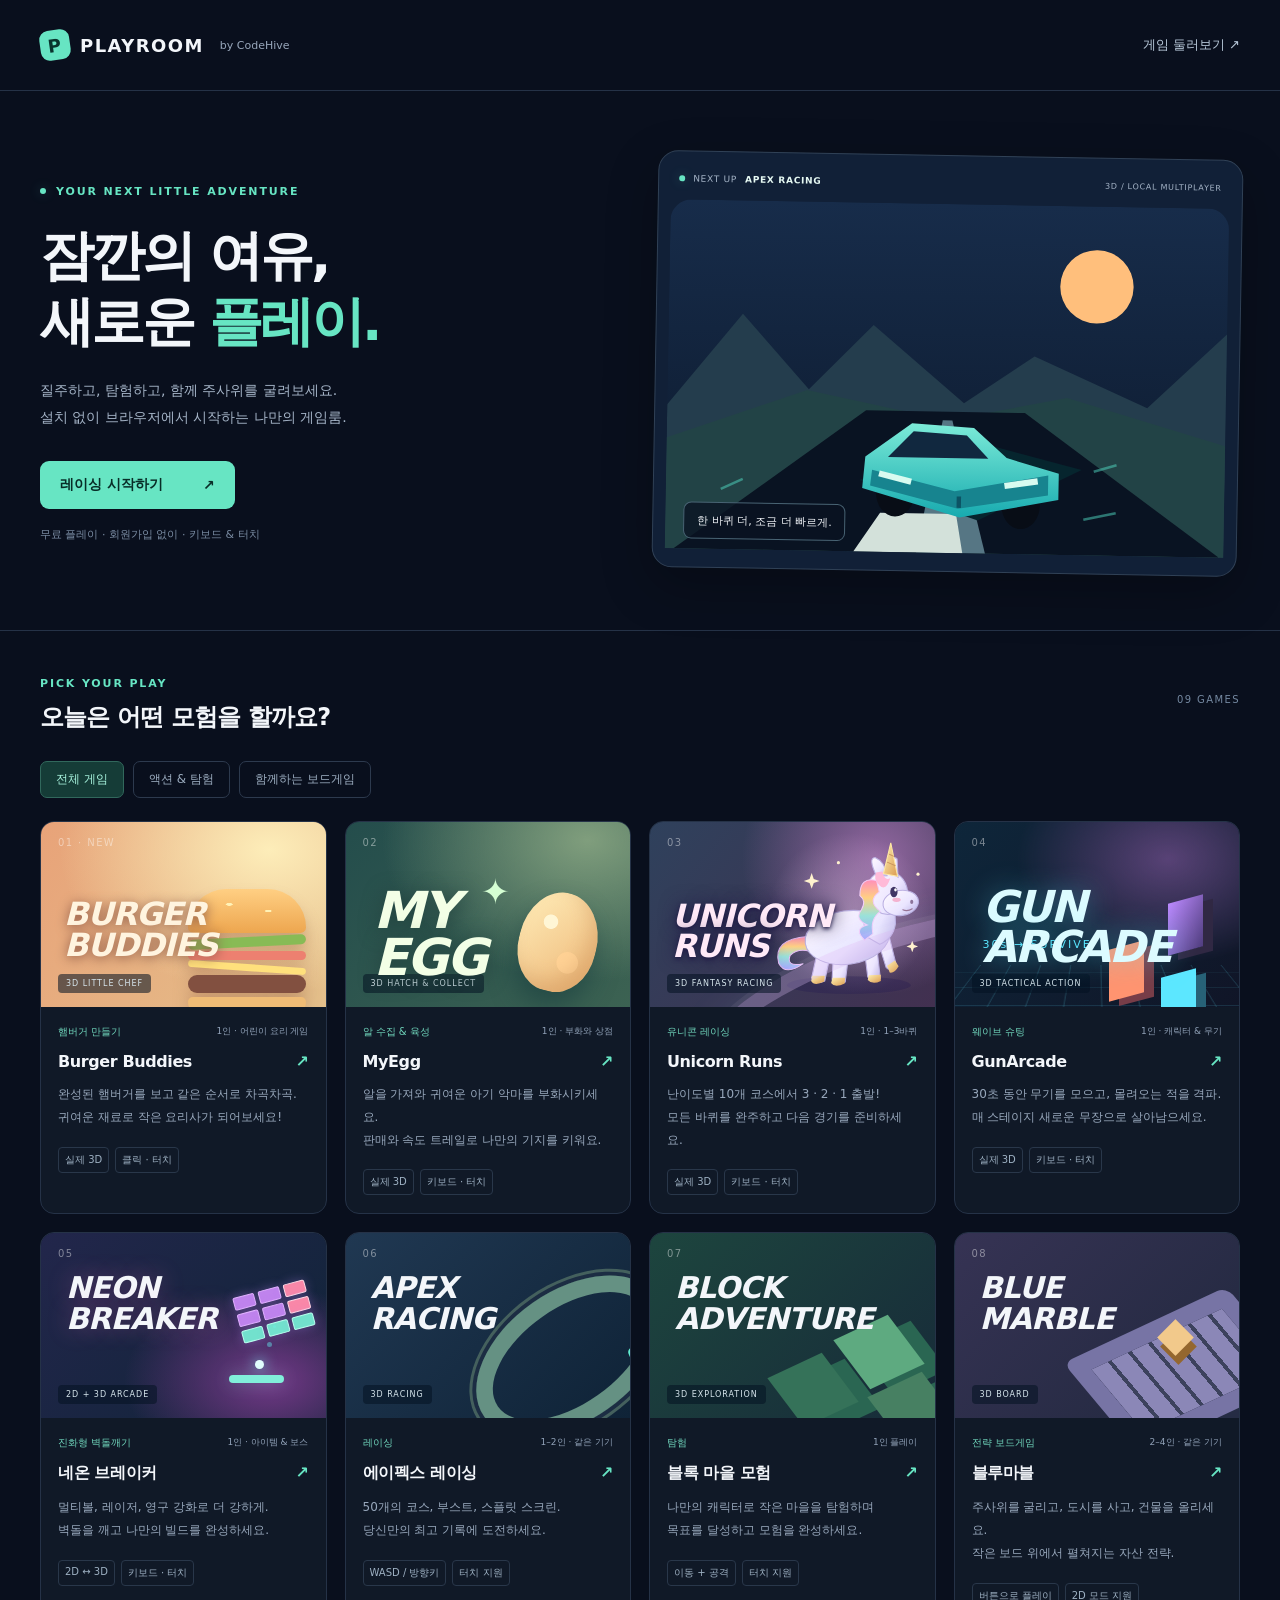
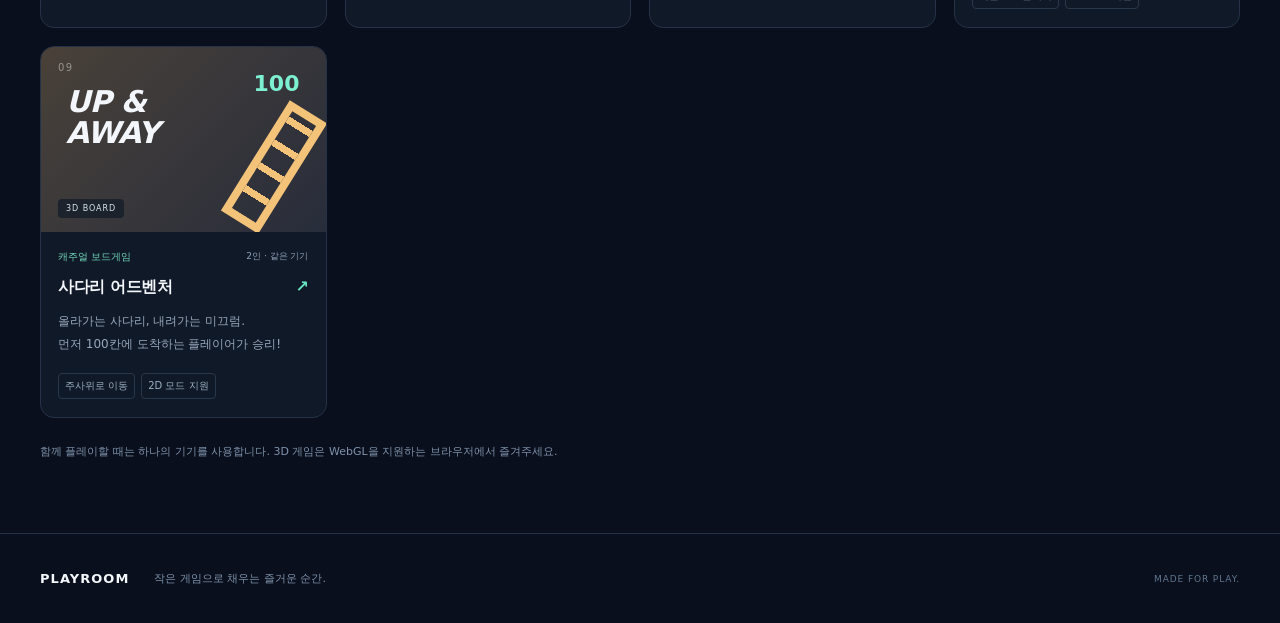
<file: index.html>
<!doctype html>
<html lang="ko">
<head>
<meta charset="utf-8">
<meta name="viewport" content="width=device-width,initial-scale=1">
<meta name="theme-color" content="#090f1d">
<meta name="description" content="설치 없이 즐기는 MyEgg, Unicorn Runs, GunArcade, 벽돌깨기와 3D 보드게임.">
<title>PLAYROOM — 작은 모험, 큰 즐거움</title>
<link rel="stylesheet" href="assets/arcade.css">
</head>
<body>
<a class="skip" href="#games">게임 목록으로 이동</a>
<header class="site-header">
<a class="brand" href="./">
<span class="brand-mark">P</span> PLAYROOM<span class="brand-sub">by CodeHive</span>
</a>
<a class="nav-link" href="#games">게임 둘러보기 ↗</a>
</header>
<main>
<section class="hero">
<div class="hero-copy">
<p class="eyebrow">
<span class="live-dot">
</span> YOUR NEXT LITTLE ADVENTURE</p>
<h1>잠깐의 여유,<br>새로운 <span>플레이.</span>
</h1>
<p class="hero-description">질주하고, 탐험하고, 함께 주사위를 굴려보세요.<br>설치 없이 브라우저에서 시작하는 나만의 게임룸.</p>
<a class="primary-link" href="racing/">레이싱 시작하기 <span>↗</span>
</a>
<p class="hero-note">무료 플레이 · 회원가입 없이 · 키보드 & 터치</p>
</div>
<div class="hero-art" aria-hidden="true">
<div class="art-caption">
<span class="live-dot">
</span> NEXT UP <strong>APEX RACING</strong>
<span>3D / LOCAL MULTIPLAYER</span>
</div>
<svg viewBox="0 0 640 400" role="presentation">
<defs>
<linearGradient id="sky" x2="0" y2="1">
<stop stop-color="#172c4a"/>
<stop offset="1" stop-color="#0c192c"/>
</linearGradient>
<linearGradient id="car" x2="0" y2="1">
<stop stop-color="#7cebd8"/>
<stop offset="1" stop-color="#17aaaf"/>
</linearGradient>
</defs>
<rect width="640" height="400" rx="24" fill="url(#sky)"/>
<circle cx="490" cy="92" r="42" fill="#ffbf7c"/>
<path d="M0 235 85 130 162 215 235 140 340 228 420 173 550 230 640 144V400H0" fill="#243d4d"/>
<path d="M0 273 160 216 321 248 458 220 640 272V400H0" fill="#224346"/>
<path d="M228 238 410 238 635 400H10Z" fill="#091322"/>
<path d="M316 248 327 248 367 400H288Z" fill="#567684"/>
<path d="M300 255 319 255 323 272 293 272Z M281 292 326 292 331 326 263 326Z M246 355 333 355 341 400H216Z" fill="#d3e1da"/>
<path d="M222 318 335 267 476 302 358 362Z" fill="#06252e"/>
<ellipse cx="263" cy="332" rx="22" ry="27" fill="#080d16"/>
<ellipse cx="407" cy="344" rx="22" ry="27" fill="#080d16"/>
<path d="M228 291 281 252 352 256 390 290 450 307 450 337 337 359 225 327Z" fill="url(#car)"/>
<path d="M283 261 344 265 369 291 254 291Z" fill="#11283f"/>
<path d="M236 306 331 329 438 309 438 332 335 349 234 324Z" fill="#17848f"/>
<path d="M244 310 281 319M388 322 426 316" stroke="#d8fbf0" stroke-width="7"/>
<path d="M336 335V348" stroke="#0c5364" stroke-width="5"/>
<path d="M63 331 88 319M479 359 516 351M490 304 516 296" stroke="#51d9c1" stroke-width="3" opacity=".5"/>
</svg>
<span class="art-tag">한 바퀴 더, 조금 더 빠르게.</span>
</div>
</section>
<section class="library" id="games">
<div class="section-heading">
<div>
<p class="eyebrow">PICK YOUR PLAY</p>
<h2>오늘은 어떤 모험을 할까요?</h2>
</div>
<span class="count">09 GAMES</span>
</div>
<div class="filters" role="group" aria-label="게임 분류">
<button class="filter active" data-filter="all" aria-pressed="true">전체 게임</button>
<button class="filter" data-filter="action" aria-pressed="false">액션 & 탐험</button>
<button class="filter" data-filter="board" aria-pressed="false">함께하는 보드게임</button>
</div>
<div class="game-grid">
<a class="game-card" href="burgerbuddies/" data-category="action">
<div class="cover burger-cover"><span class="cover-number">01 · NEW</span><div class="burger-art" aria-hidden="true"><b>BURGER<br>BUDDIES</b><div class="mini-burger"><i></i><i></i><i></i><i></i><i></i><i></i></div></div><span class="cover-badge">3D LITTLE CHEF</span></div>
<div class="card-content"><div class="card-meta">햄버거 만들기 <span>1인 · 어린이 요리 게임</span></div><h3>Burger Buddies <span>↗</span></h3><p>완성된 햄버거를 보고 같은 순서로 차곡차곡.<br>귀여운 재료로 작은 요리사가 되어보세요!</p><div class="card-tags"><span>실제 3D</span><span>클릭 · 터치</span></div></div>
</a>

<a class="game-card" href="myegg/" data-category="action">
<div class="cover egg-cover"><span class="cover-number">02</span><div class="egg-art" aria-hidden="true"><b>MY<br>EGG</b><i></i><span>✦</span></div><span class="cover-badge">3D HATCH & COLLECT</span></div>
<div class="card-content"><div class="card-meta">알 수집 & 육성 <span>1인 · 부화와 상점</span></div><h3>MyEgg <span>↗</span></h3><p>알을 가져와 귀여운 아기 악마를 부화시키세요.<br>판매와 속도 트레일로 나만의 기지를 키워요.</p><div class="card-tags"><span>실제 3D</span><span>키보드 · 터치</span></div></div>
</a>

<a class="game-card" href="unicornruns/" data-category="action">
<div class="cover unicorn-cover"><span class="cover-number">03</span><div class="unicorn-art" aria-hidden="true"><b>UNICORN<br>RUNS</b><i></i></div><span class="cover-badge">3D FANTASY RACING</span></div>
<div class="card-content"><div class="card-meta">유니콘 레이싱 <span>1인 · 1–3바퀴</span></div><h3>Unicorn Runs <span>↗</span></h3><p>난이도별 10개 코스에서 3 · 2 · 1 출발!<br>모든 바퀴를 완주하고 다음 경기를 준비하세요.</p><div class="card-tags"><span>실제 3D</span><span>키보드 · 터치</span></div></div>
</a>

<a class="game-card" href="gunarcade/" data-category="action">
<div class="cover gun-cover"><span class="cover-number">04</span><div class="gun-art" aria-hidden="true"><i></i><i></i><i></i><b>GUN<br>ARCADE</b><span>30s → SURVIVE</span></div><span class="cover-badge">3D TACTICAL ACTION</span></div>
<div class="card-content"><div class="card-meta">웨이브 슈팅 <span>1인 · 캐릭터 & 무기</span></div><h3>GunArcade <span>↗</span></h3><p>30초 동안 무기를 모으고, 몰려오는 적을 격파.<br>매 스테이지 새로운 무장으로 살아남으세요.</p><div class="card-tags"><span>실제 3D</span><span>키보드 · 터치</span></div></div>
</a>

<a class="game-card" href="breakout/" data-category="action">
<div class="cover breaker-cover"><span class="cover-number">05</span><div class="breaker-art"><b>NEON<br>BREAKER</b><div class="mini-bricks"><i></i><i></i><i></i><i></i><i></i><i></i><i></i><i></i><i></i></div><span class="mini-ball"></span><span class="mini-paddle"></span></div><span class="cover-badge">2D + 3D ARCADE</span></div>
<div class="card-content"><div class="card-meta">진화형 벽돌깨기 <span>1인 · 아이템 & 보스</span></div><h3>네온 브레이커 <span>↗</span></h3><p>멀티볼, 레이저, 영구 강화로 더 강하게.<br>벽돌을 깨고 나만의 빌드를 완성하세요.</p><div class="card-tags"><span>2D ↔ 3D</span><span>키보드 · 터치</span></div></div>
</a>

<a class="game-card" href="racing/" data-category="action">
<div class="cover racing-cover">
<span class="cover-number">06</span>
<div class="track-art">
<i>
</i>
<b>APEX<br>RACING</b>
</div>
<span class="cover-badge">3D RACING</span>
</div>
<div class="card-content">
<div class="card-meta">레이싱 <span>1–2인 · 같은 기기</span>
</div>
<h3>에이펙스 레이싱 <span>↗</span>
</h3>
<p>50개의 코스, 부스트, 스플릿 스크린.<br>당신만의 최고 기록에 도전하세요.</p>
<div class="card-tags">
<span>WASD / 방향키</span>
<span>터치 지원</span>
</div>
</div>
</a>
<a class="game-card" href="minecraft/" data-category="action">
<div class="cover voxel-cover">
<span class="cover-number">07</span>
<div class="voxel-art">
<i>
</i>
<i>
</i>
<i>
</i>
<b>BLOCK<br>ADVENTURE</b>
</div>
<span class="cover-badge">3D EXPLORATION</span>
</div>
<div class="card-content">
<div class="card-meta">탐험 <span>1인 플레이</span>
</div>
<h3>블록 마을 모험 <span>↗</span>
</h3>
<p>나만의 캐릭터로 작은 마을을 탐험하며<br>목표를 달성하고 모험을 완성하세요.</p>
<div class="card-tags">
<span>이동 + 공격</span>
<span>터치 지원</span>
</div>
</div>
</a>
<a class="game-card" href="BlueMarble/" data-category="board">
<div class="cover marble-cover">
<span class="cover-number">08</span>
<div class="marble-art">
<i>
</i>
<b>BLUE<br>MARBLE</b>
<span>◆</span>
</div>
<span class="cover-badge">3D BOARD</span>
</div>
<div class="card-content">
<div class="card-meta">전략 보드게임 <span>2–4인 · 같은 기기</span>
</div>
<h3>블루마블 <span>↗</span>
</h3>
<p>주사위를 굴리고, 도시를 사고, 건물을 올리세요.<br>작은 보드 위에서 펼쳐지는 자산 전략.</p>
<div class="card-tags">
<span>버튼으로 플레이</span>
<span>2D 모드 지원</span>
</div>
</div>
</a>
<a class="game-card" href="ladder/" data-category="board">
<div class="cover ladder-cover">
<span class="cover-number">09</span>
<div class="ladder-art">
<i>
</i>
<b>UP &<br>AWAY</b>
<span>100</span>
</div>
<span class="cover-badge">3D BOARD</span>
</div>
<div class="card-content">
<div class="card-meta">캐주얼 보드게임 <span>2인 · 같은 기기</span>
</div>
<h3>사다리 어드벤처 <span>↗</span>
</h3>
<p>올라가는 사다리, 내려가는 미끄럼.<br>먼저 100칸에 도착하는 플레이어가 승리!</p>
<div class="card-tags">
<span>주사위로 이동</span>
<span>2D 모드 지원</span>
</div>
</div>
</a>
</div>
<p class="play-tip">함께 플레이할 때는 하나의 기기를 사용합니다. 3D 게임은 WebGL을 지원하는 브라우저에서 즐겨주세요.</p>
</section>
</main>
<footer>
<a class="brand" href="./">PLAYROOM</a>
<p>작은 게임으로 채우는 즐거운 순간.</p>
<span>MADE FOR PLAY.</span>
</footer>
<script src="assets/home.js" defer>
</script>
</body>
</html>
</file>
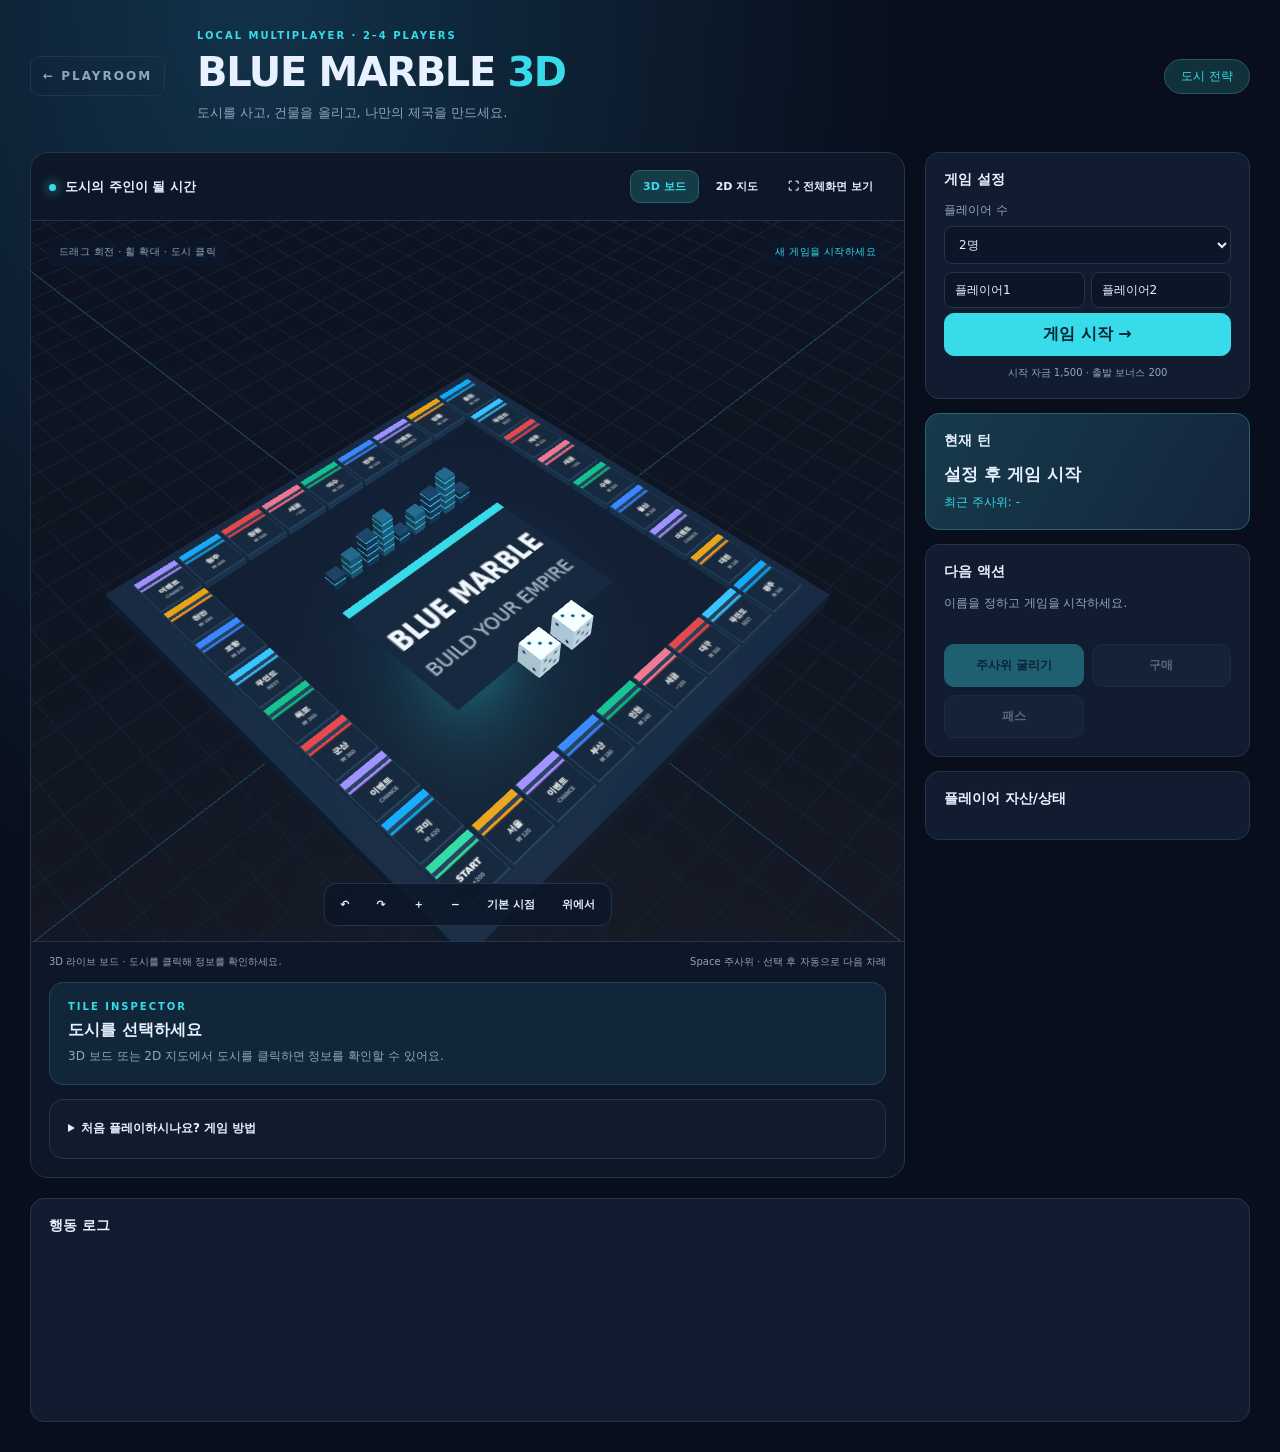
<file: BlueMarble/index.html>
<!DOCTYPE html>
<html lang="ko">
<head>
  <meta charset="UTF-8" />
  <meta name="viewport" content="width=device-width, initial-scale=1.0" />
  <meta name="theme-color" content="#080e1c" />
  <title>Blue Marble 3D — PLAYROOM</title>
  <link rel="stylesheet" href="style.css" />
  <link rel="stylesheet" href="../assets/fullscreen.css" />
</head>
<body>
  <main class="page">
    <header class="game-header">
      <a class="back-link" href="../">← PLAYROOM</a>
      <div><p class="eyebrow">LOCAL MULTIPLAYER · 2–4 PLAYERS</p><h1>BLUE MARBLE <span>3D</span></h1><p class="subtitle">도시를 사고, 건물을 올리고, 나만의 제국을 만드세요.</p></div>
      <span class="header-badge">도시 전략</span>
    </header>

    <section class="app-layout">
      <section class="board-section">
        <div class="board-toolbar">
          <div><span class="live-dot"></span><strong>도시의 주인이 될 시간</strong></div>
          <div class="view-switch" role="group" aria-label="보드 보기"><button id="view-3d" type="button" aria-pressed="false" disabled>3D 보드</button><button id="view-2d" type="button" aria-pressed="true">2D 지도</button><button id="board-fullscreen-btn" type="button" aria-pressed="false">⛶ 전체화면 보기</button></div>
        </div>
        <div id="board-play-surface" class="board-play-surface" tabindex="-1">
          <div id="board-fullscreen-actions" class="board-fullscreen-actions" aria-label="전체화면 게임 조작" hidden>
            <div id="fullscreen-turn-info" class="fullscreen-turn-info" role="status" aria-live="polite"></div>
            <div class="fullscreen-button-row">
              <button id="fullscreen-start-btn" type="button">게임 시작</button>
              <button id="fullscreen-roll-btn" type="button" class="fullscreen-primary">주사위 굴리기</button>
              <button id="fullscreen-buy-btn" type="button">구매</button>
              <button id="fullscreen-pass-btn" type="button">패스</button>
              <button id="fullscreen-exit-btn" type="button" aria-label="전체화면 닫기">⛶ 닫기</button>
            </div>
          </div>
        <div id="scene-wrap" class="scene-wrap" hidden>
          <div id="scene-3d" class="scene-3d" aria-label="3D 블루마블 보드. 드래그로 회전, 휠로 확대. 도시는 클릭해서 확인하세요."></div>
          <div class="scene-caption"><span>드래그 회전 · 휠 확대 · 도시 클릭</span><span id="scene-status">3D 준비 중</span></div>
          <div class="camera-controls" role="group" aria-label="카메라 조절"><button id="camera-left" type="button" aria-label="왼쪽 회전">↶</button><button id="camera-right" type="button" aria-label="오른쪽 회전">↷</button><button id="camera-in" type="button" aria-label="확대">＋</button><button id="camera-out" type="button" aria-label="축소">−</button><button id="camera-home" type="button">기본 시점</button><button id="camera-top" type="button">위에서</button></div>
        </div>
        <div id="board" class="board" aria-label="게임 보드"></div>
  <div id="owned-cities-modal" class="modal-overlay" hidden>
    <div class="modal-card" role="dialog" aria-modal="true" aria-labelledby="owned-cities-title">
      <div class="modal-head">
        <h3 id="owned-cities-title">보유 도시</h3>
        <button id="owned-cities-close" class="modal-close" type="button" aria-label="닫기">닫기</button>
      </div>
      <div id="owned-cities-body" class="modal-body"></div>
    </div>
  </div>

  <div id="city-arrival-modal" class="modal-overlay" hidden>
    <div class="modal-card" role="dialog" aria-modal="true" aria-labelledby="city-arrival-title">
      <div class="modal-head">
        <h3 id="city-arrival-title">도시 정보</h3>
        <button id="city-arrival-close" class="modal-close" type="button" aria-label="닫기">닫기</button>
      </div>
      <div id="city-arrival-body" class="modal-body"></div>
      <div class="modal-actions">
        <button id="city-buy-btn" type="button">구매</button>
        <button id="city-pass-btn" type="button">패스</button>
        <button id="city-build-house-btn" type="button">집 건설</button>
        <button id="city-build-building-btn" type="button">빌딩 건설</button>
        <button id="city-build-hotel-btn" type="button">호텔 건설</button>
      </div>
    </div>
  </div>

  <div id="toast-container" class="toast-container" aria-live="polite" aria-atomic="false"></div>

        </div>
        <div class="board-footer"><span id="view-status" role="status">2D 지도 · 3D 보드를 준비하고 있습니다.</span><span>Space 주사위 · 선택 후 자동으로 다음 차례</span></div>
        <section class="panel tile-inspector" aria-live="polite"><div><p class="eyebrow">TILE INSPECTOR</p><h2 id="tile-inspector-title">도시를 선택하세요</h2><p id="tile-inspector-info">3D 보드 또는 2D 지도에서 도시를 클릭하면 정보를 확인할 수 있어요.</p></div><button id="inspect-action" type="button" hidden>현재 도시 액션</button></section>
        <details class="panel rules-panel"><summary>처음 플레이하시나요? 게임 방법</summary><p>2~4명이 한 기기에서 번갈아 플레이합니다. 이름을 정한 뒤 게임을 시작하고 주사위를 굴리세요. 빈 도시에 도착하면 구매하거나 패스할 수 있습니다. 본인 도시에 도착하면 집·빌딩·호텔을 지어 임대료를 올리고, 상대 도시에 도착하면 임대료를 냅니다. 구매·패스·일반 도착은 자동으로 다음 차례로 넘어갑니다. 본인 도시의 건설 선택은 창을 닫으면 완료됩니다.</p><p>출발점을 지나면 200을 받고, 세금은 100, 무인도는 다음 턴 한 번 쉬기입니다. 이벤트는 이동·은행 납부·도시 강탈을 일으킵니다. 마지막까지 파산하지 않은 플레이어가 승리합니다.</p></details>
      </section>

      <aside class="side-panel">
        <section class="panel setup-panel">
          <h2>게임 설정</h2>
          <label for="player-count">플레이어 수</label>
          <select id="player-count">
            <option value="2" selected>2명</option>
            <option value="3">3명</option>
            <option value="4">4명</option>
          </select>
          <div id="player-name-inputs" class="name-inputs"></div>
          <button id="start-btn">게임 시작</button><p class="setup-hint">시작 자금 1,500 · 출발 보너스 200</p>
        </section>

        <section class="panel turn-panel">
          <h2>현재 턴</h2>
          <div id="turn-info" class="turn-info">설정 후 게임 시작</div>
          <div id="last-roll" class="last-roll">최근 주사위: -</div>
        </section>

        <section class="panel actions-panel">
          <h2>다음 액션</h2><p id="action-hint" class="action-hint">플레이어 이름을 정하고 게임을 시작하세요.</p>
          <div class="actions-grid">
            <button id="roll-btn">주사위 굴리기</button>
            <button id="buy-btn">구매</button>
            <button id="pass-btn">패스</button>
          </div>
        </section>

        <section class="panel players-panel">
          <h2>플레이어 자산/상태</h2>
          <ul id="players-list" class="players-list"></ul>
        </section>
        
      </aside>
    </section>

    <section class="panel log-panel">
      <h2>행동 로그</h2>
      <div id="log-list" class="log-list" aria-live="polite"></div>
    </section>
  </main>


  <script src="app.js" defer></script>
  <script type="module" src="scene.js"></script>
  <script type="module" src="fullscreen.js"></script>
</body>
</html>
</file>
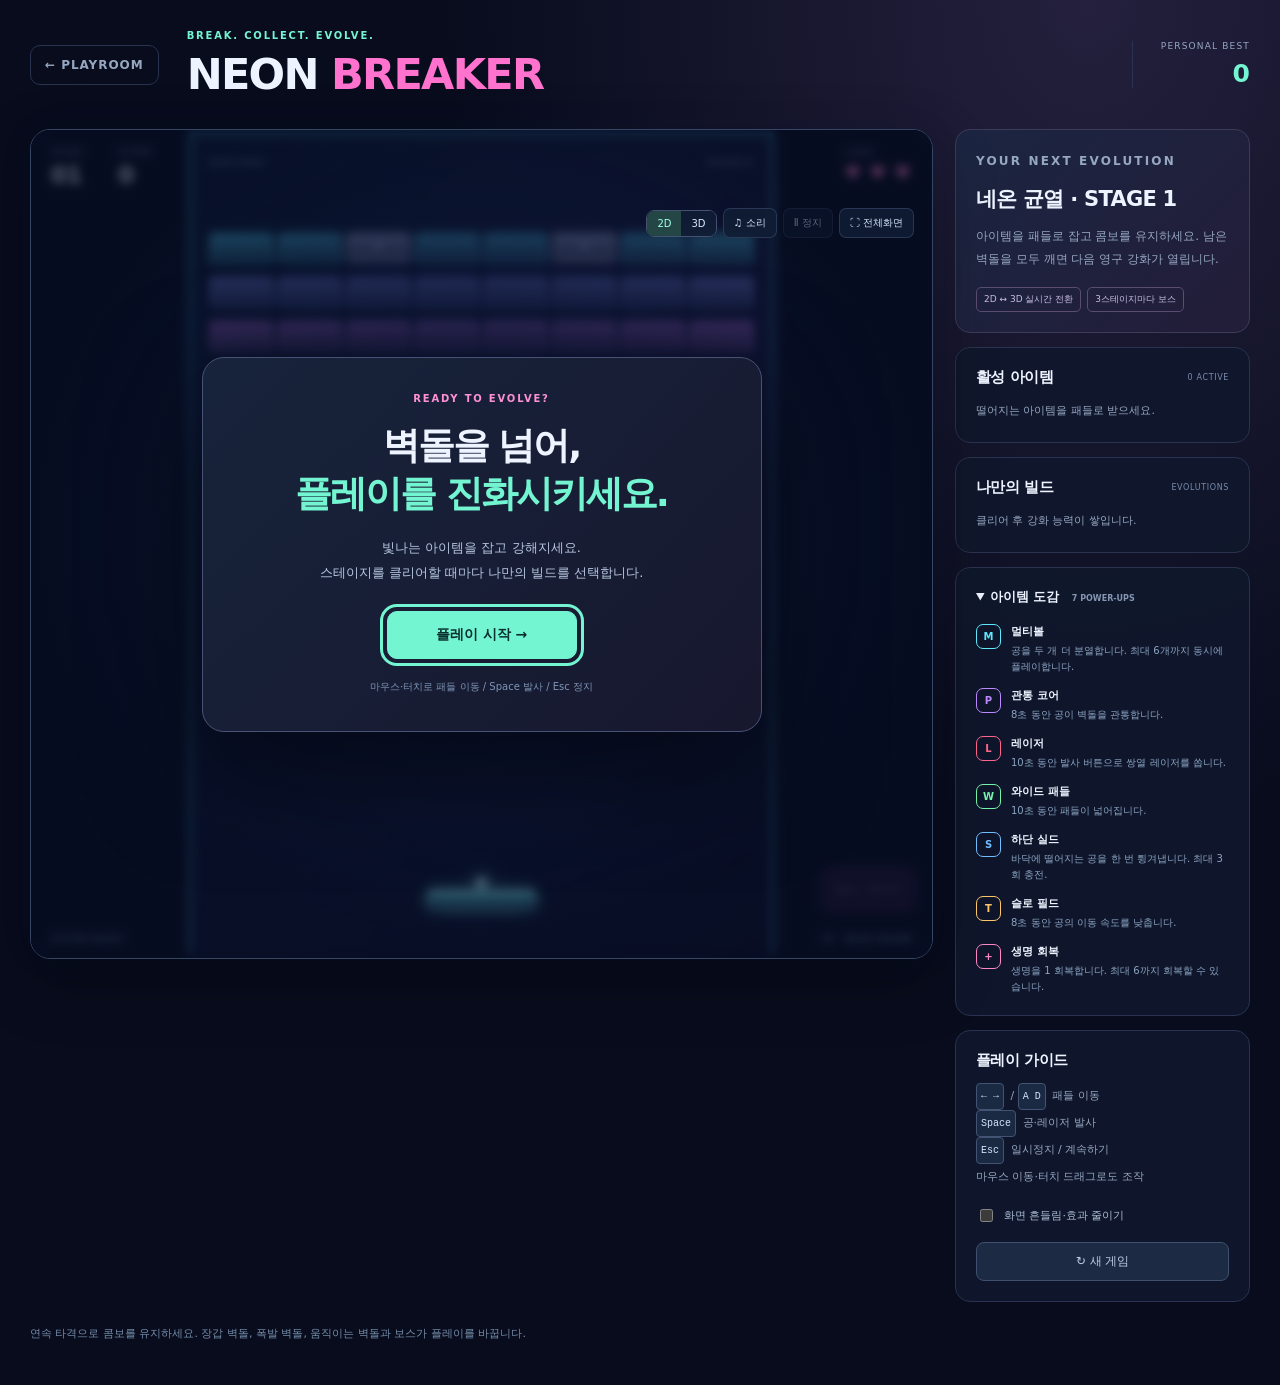
<file: breakout/index.html>
<!doctype html>
<html lang="ko">
<head>
  <meta charset="utf-8">
  <meta name="viewport" content="width=device-width, initial-scale=1, viewport-fit=cover">
  <meta name="theme-color" content="#080c1d">
  <meta name="description" content="아이템과 영구 업그레이드로 진화하는 네온 벽돌깨기. 2D·3D, 멀티볼, 레이저, 보스 스테이지를 즐기세요.">
  <title>NEON BREAKER — PLAYROOM</title>
  <link rel="stylesheet" href="style.css">
</head>
<body>
  <main class="page">
    <header class="game-header">
      <a class="back-link" href="../">← PLAYROOM</a>
      <div class="title-copy"><p class="eyebrow">BREAK. COLLECT. EVOLVE.</p><h1>NEON <span>BREAKER</span></h1></div>
      <div class="best-card"><span>PERSONAL BEST</span><strong id="best-score">0</strong></div>
    </header>
    <div class="game-layout">
      <section id="arena-wrap" class="arena-wrap" aria-label="네온 벽돌깨기 플레이 화면">
        <div id="canvas-host" class="canvas-host" tabindex="0" aria-label="게임 보드. 좌우 방향키로 패들 이동, 스페이스로 발사 및 레이저, Esc로 일시정지."></div>
        <div class="stage-hud">
          <div class="hud-stat"><span>STAGE</span><strong id="stage-value">01</strong></div>
          <div class="hud-stat hud-score"><span>SCORE</span><strong id="score-value">0</strong></div>
          <div class="hud-stat"><span>LIVES</span><strong id="lives-value">♥ ♥ ♥</strong></div>
        </div>
        <div class="stage-controls">
          <div class="view-switch" role="group" aria-label="게임 화면 모드"><button id="view-2d" type="button" aria-pressed="true">2D</button><button id="view-3d" type="button" aria-pressed="false">3D</button></div>
          <button id="sound-button" type="button" aria-pressed="true" title="효과음 켜기/끄기">♫ 소리</button>
          <button id="pause-button" type="button" disabled>Ⅱ 정지</button>
          <button id="fullscreen-button" type="button" aria-pressed="false" title="전체화면 보기">⛶ 전체화면</button>
        </div>
        <div id="combo-banner" class="combo-banner" hidden><strong id="combo-value">2</strong><span>COMBO</span></div>
        <div id="pickup-toast" class="pickup-toast" role="status" aria-live="polite" hidden></div>
        <div id="launch-prompt" class="launch-prompt" hidden>클릭 / Space로 공을 발사하세요</div>
        <button id="fire-button" class="fire-button" type="button" aria-label="공 발사, 누르고 있으면 레이저 발사">발사 · 레이저</button>
        <div class="stage-footer"><span id="board-progress">SYSTEM READY</span><span id="mode-status" role="status">2D · NEON ENGINE</span></div>
        <div id="game-overlay" class="game-overlay">
          <div class="overlay-card">
            <p id="overlay-eyebrow" class="eyebrow">READY TO EVOLVE?</p>
            <h2 id="overlay-title">벽돌을 넘어,<br><span>플레이를 진화시키세요.</span></h2>
            <p id="overlay-description">빛나는 아이템을 잡고 강해지세요.<br>스테이지를 클리어할 때마다 나만의 빌드를 선택합니다.</p>
            <div id="upgrade-choices" class="upgrade-choices" hidden></div>
            <button id="play-button" class="primary-button" type="button">플레이 시작 →</button>
            <p id="overlay-hint" class="overlay-hint">마우스·터치로 패들 이동 / Space 발사 / Esc 정지</p>
          </div>
        </div>
      </section>
      <aside class="side-panel">
        <section class="panel mission-panel"><p class="eyebrow">YOUR NEXT EVOLUTION</p><h2 id="mission-title">첫 번째 균열</h2><p id="mission-description">모든 벽돌을 깨고 새로운 강화 능력을 선택하세요. 3스테이지마다 보스가 기다립니다.</p><div class="mission-tags"><span>2D ↔ 3D 실시간 전환</span><span>3스테이지마다 보스</span></div></section>
        <section class="panel"><div class="panel-heading"><h2>활성 아이템</h2><span id="active-count">0 ACTIVE</span></div><div id="active-effects" class="active-effects"><p class="muted">떨어지는 아이템을 패들로 받으세요.</p></div></section>
        <section class="panel"><div class="panel-heading"><h2>나만의 빌드</h2><span>EVOLUTIONS</span></div><div id="build-list" class="build-list"><p class="muted">클리어 후 강화 능력이 쌓입니다.</p></div></section>
        <details class="panel item-guide" open><summary>아이템 도감 <span>7 POWER-UPS</span></summary><div id="item-guide-list" class="item-guide-list"></div></details>
        <section class="panel control-panel"><h2>플레이 가이드</h2><p><kbd>← →</kbd> / <kbd>A D</kbd> 패들 이동<br><kbd>Space</kbd> 공·레이저 발사<br><kbd>Esc</kbd> 일시정지 / 계속하기<br>마우스 이동·터치 드래그로도 조작</p><label class="motion-option"><input id="reduce-effects" type="checkbox"> 화면 흔들림·효과 줄이기</label><button id="restart-button" class="secondary-button" type="button">↻ 새 게임</button></section>
      </aside>
    </div>
    <p class="page-note">연속 타격으로 콤보를 유지하세요. 장갑 벽돌, 폭발 벽돌, 움직이는 벽돌과 보스가 플레이를 바꿉니다.</p>
  </main>
  <script type="module" src="app.js"></script>
</body>
</html>
</file>
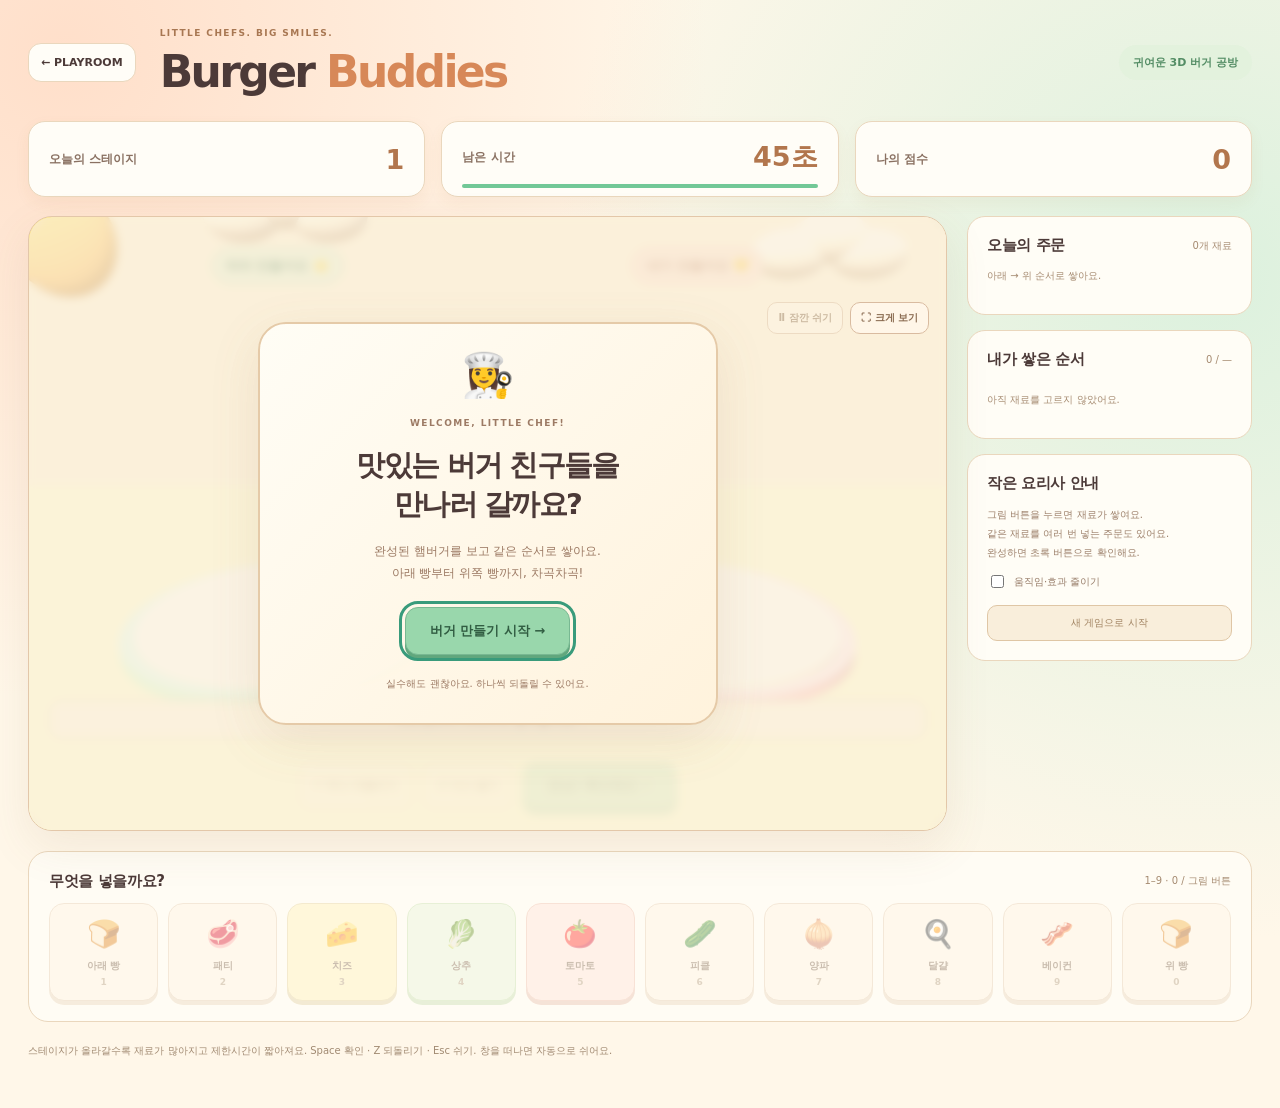
<file: burgerbuddies/index.html>
<!doctype html><html lang="ko"><head><meta charset="utf-8"><meta name="viewport" content="width=device-width,initial-scale=1,viewport-fit=cover"><meta name="theme-color" content="#fff6e7"><meta name="description" content="Burger Buddies: 귀여운 3D 햄버거를 보고 같은 순서로 재료를 쌓는 어린이 게임. 랜덤 주문과 점점 어려워지는 스테이지에 도전하세요."><title>Burger Buddies — PLAYROOM</title><link rel="stylesheet" href="style.css"></head><body>
<main class="page"><header><a class="back" href="../">← PLAYROOM</a><div><p class="eyebrow">LITTLE CHEFS. BIG SMILES.</p><h1>Burger <span>Buddies</span></h1></div><span class="badge">귀여운 3D 버거 공방</span></header>
<div class="top-hud"><div><span>오늘의 스테이지</span><strong id="stage-value">1</strong></div><div class="timer"><span>남은 시간</span><strong id="time-value">45초</strong><div class="time-track"><i id="time-bar"></i></div></div><div><span>나의 점수</span><strong id="score-value">0</strong></div></div>
<div class="layout"><section id="play-surface" class="play-surface" aria-label="3D 햄버거 만들기"><div id="canvas-host" class="canvas-host" tabindex="0" aria-label="숫자 1~9, 0으로 재료 선택, Space 완성 확인, Z 되돌리기, Esc 정지"></div>
<div class="fullscreen-hud"><span id="fullscreen-stage">스테이지 1</span><strong id="fullscreen-time">45초</strong><span id="fullscreen-score">0점</span></div>
<div class="plate-labels"><span>따라 만들어요 🌟</span><span>내가 만들어요 💛</span></div><div class="view-buttons"><button id="pause-button" type="button" disabled>Ⅱ 잠깐 쉬기</button><button id="fullscreen-button" type="button" aria-pressed="false">⛶ 크게 보기</button></div>
<div id="feedback" class="feedback" role="status" aria-live="polite">아래 빵부터 차곡차곡 쌓아볼까요?</div>
<div class="build-actions"><button id="undo-button" type="button" disabled>↶ 하나 되돌리기</button><button id="clear-button" type="button" disabled>↺ 다시 쌓기</button><button id="submit-button" class="primary" type="button" disabled>완성! 확인해요 ✓</button></div>
<div id="fullscreen-ingredients" class="fullscreen-ingredients" role="group" aria-label="크게 보기 재료 선택"></div>
<div id="game-overlay" class="game-overlay"><div class="overlay-card"><span class="chef-face" aria-hidden="true">👩‍🍳</span><p id="overlay-label" class="eyebrow">WELCOME, LITTLE CHEF!</p><h2 id="overlay-title">맛있는 버거 친구들을<br>만나러 갈까요?</h2><p id="overlay-description">완성된 햄버거를 보고 같은 순서로 쌓아요.<br>아래 빵부터 위쪽 빵까지, 차곡차곡!</p><button id="play-button" class="primary" type="button">버거 만들기 시작 →</button><p id="overlay-note">실수해도 괜찮아요. 하나씩 되돌릴 수 있어요.</p></div></div></section>
<aside><section class="panel recipe-panel"><div class="panel-heading"><h2>오늘의 주문</h2><span id="recipe-count">—</span></div><p class="small-note">아래 → 위 순서로 쌓아요.</p><ol id="target-list" class="target-list"></ol></section><section class="panel stack-panel"><div class="panel-heading"><h2>내가 쌓은 순서</h2><span id="stack-count">0개</span></div><ol id="stack-list" class="stack-list"></ol><p id="stack-note" class="small-note">아직 재료를 고르지 않았어요.</p></section><section class="panel settings-panel"><h2>작은 요리사 안내</h2><p>그림 버튼을 누르면 재료가 쌓여요.<br>같은 재료를 여러 번 넣는 주문도 있어요.<br>완성하면 초록 버튼으로 확인해요.</p><label><input id="reduce-effects" type="checkbox"> 움직임·효과 줄이기</label><button id="restart-button" type="button" class="secondary">새 게임으로 시작</button></section></aside></div>
<section class="ingredients-panel"><div class="panel-heading"><h2>무엇을 넣을까요?</h2><span>1–9 · 0 / 그림 버튼</span></div><div id="ingredient-list" class="ingredient-list" role="group" aria-label="햄버거 재료 선택"></div></section>
<p class="page-note">스테이지가 올라갈수록 재료가 많아지고 제한시간이 짧아져요. Space 확인 · Z 되돌리기 · Esc 쉬기. 창을 떠나면 자동으로 쉬어요.</p></main><script type="module" src="app.js"></script></body></html>
</file>
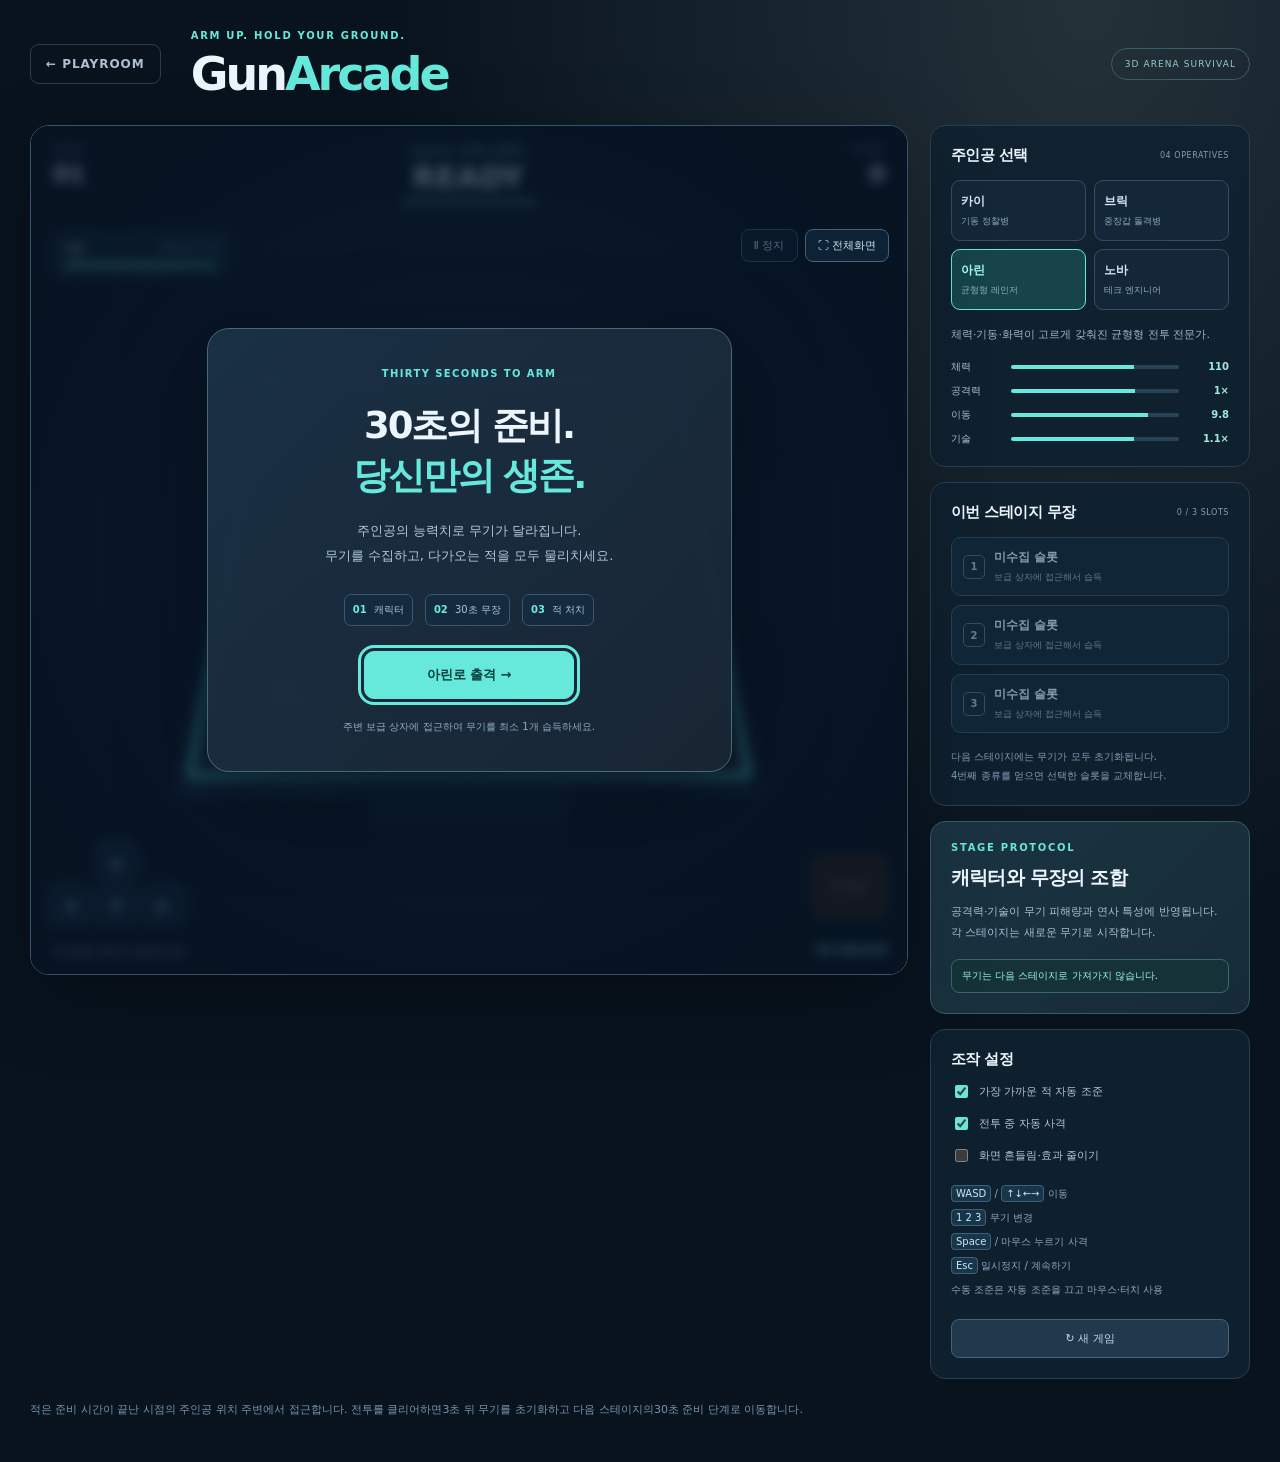
<file: gunarcade/index.html>
<!doctype html>
<html lang="ko">
<head>
  <meta charset="utf-8">
  <meta name="viewport" content="width=device-width, initial-scale=1, viewport-fit=cover">
  <meta name="theme-color" content="#08131e">
  <meta name="description" content="캐릭터를 고르고30초 동안 무기를 수집하세요. 다가오는 적을 처치하고 새로운 무장으로 다음 스테이지에 도전하는3D GunArcade.">
  <title>GunArcade — PLAYROOM</title>
  <link rel="stylesheet" href="style.css">
</head>
<body>
<main class="page">
  <header class="game-header">
    <a class="back-link" href="../">← PLAYROOM</a>
    <div class="title-copy"><p class="eyebrow">ARM UP. HOLD YOUR GROUND.</p><h1>Gun<span>Arcade</span></h1></div>
    <span class="header-badge">3D ARENA SURVIVAL</span>
  </header>
  <div class="game-layout">
    <section id="arena-wrap" class="arena-wrap" aria-label="GunArcade 3D 플레이 화면">
      <div id="canvas-host" class="canvas-host" tabindex="0" aria-label="WASD 또는 방향키로 이동. 1~3 무기 선택, Space 사격, Esc 일시정지."></div>
      <div class="stage-hud">
        <div class="hud-stat"><span>STAGE</span><strong id="stage-value">01</strong></div>
        <div class="phase-clock"><span id="phase-label">SELECT YOUR HERO</span><strong id="phase-value">READY</strong><div class="clock-bar"><i id="phase-bar"></i></div></div>
        <div class="hud-stat"><span>SCORE</span><strong id="score-value">0</strong></div>
      </div>
      <div class="view-controls"><button id="pause-button" type="button" disabled>Ⅱ 정지</button><button id="fullscreen-button" type="button" aria-pressed="false">⛶ 전체화면</button></div>
      <div class="health-hud"><div><strong id="hero-label">주인공 선택</strong><span id="hp-value">HP —</span></div><div class="health-track"><i id="hp-bar"></i></div></div>
      <div id="quick-weapons" class="quick-weapons" role="group" aria-label="빠른 무기 선택"><button id="quick-weapon-1" type="button" data-slot="0"><b>1</b><span>—</span></button><button id="quick-weapon-2" type="button" data-slot="1"><b>2</b><span>—</span></button><button id="quick-weapon-3" type="button" data-slot="2"><b>3</b><span>—</span></button></div>
      <div id="pickup-toast" class="pickup-toast" role="status" aria-live="polite" hidden></div>
      <div id="aim-reticle" class="aim-reticle" hidden aria-hidden="true"></div>
      <div class="touch-pad" aria-label="터치 이동 조작"><button class="up" type="button" data-move-x="0" data-move-z="-1" aria-label="앞으로 이동">▲</button><button class="left" type="button" data-move-x="-1" data-move-z="0" aria-label="왼쪽 이동">◀</button><button class="down" type="button" data-move-x="0" data-move-z="1" aria-label="뒤로 이동">▼</button><button class="right" type="button" data-move-x="1" data-move-z="0" aria-label="오른쪽 이동">▶</button></div>
      <button id="fire-button" class="fire-button" type="button" aria-label="누르고 있으면 무기 사격">FIRE</button>
      <div class="arena-footer"><span id="arena-hint">주인공을 선택하고 출격하세요.</span><span id="weapon-hud">NO WEAPON</span></div>
      <div id="game-overlay" class="game-overlay"><div class="overlay-card">
        <p id="overlay-eyebrow" class="eyebrow">THIRTY SECONDS TO ARM</p><h2 id="overlay-title">30초의 준비.<br><span>당신만의 생존.</span></h2>
        <p id="overlay-description">주인공의 능력치로 무기가 달라집니다.<br>무기를 수집하고, 다가오는 적을 모두 물리치세요.</p>
        <div class="stage-flow"><span><b>01</b> 캐릭터</span><span><b>02</b> 30초 무장</span><span><b>03</b> 적 처치</span></div>
        <button id="play-button" class="primary-button" type="button">선택한 캐릭터로 출격 →</button>
        <p id="overlay-hint">주변 보급 상자에 접근하여 무기를 최소 1개 습득하세요.</p>
      </div></div>
    </section>
    <aside class="side-panel">
      <section class="panel roster-panel"><div class="panel-heading"><h2>주인공 선택</h2><span>04 OPERATIVES</span></div><div id="hero-list" class="hero-list"></div><p id="hero-description" class="hero-description"></p><div id="hero-stats" class="hero-stats"></div></section>
      <section class="panel loadout-panel"><div class="panel-heading"><h2>이번 스테이지 무장</h2><span id="weapon-count">0 / 3 SLOTS</span></div><div id="weapon-list" class="weapon-list"></div><p class="loadout-note">다음 스테이지에는 무기가 모두 초기화됩니다.<br>4번째 종류를 얻으면 선택한 슬롯을 교체합니다.</p></section>
      <section class="panel mission-panel"><p class="eyebrow">STAGE PROTOCOL</p><h2 id="mission-title">30초 동안 무기를 찾으세요.</h2><p id="mission-description">전투는 준비 시간이 끝난 뒤 시작합니다. 캐릭터 능력치는 습득한 무기의 피해량과 연사 특성에 반영됩니다.</p><div id="nearest-pickup" class="nearest-pickup">보급 위치를 확인하세요.</div></section>
      <section class="panel control-panel"><h2>조작 설정</h2><label><input id="auto-aim" type="checkbox" checked> 가장 가까운 적 자동 조준</label><label><input id="auto-fire" type="checkbox" checked> 전투 중 자동 사격</label><label><input id="reduce-effects" type="checkbox"> 화면 흔들림·효과 줄이기</label><p><kbd>WASD</kbd> / <kbd>↑↓←→</kbd> 이동<br><kbd>1 2 3</kbd> 무기 변경<br><kbd>Space</kbd> / 마우스 누르기 사격<br><kbd>Esc</kbd> 일시정지 / 계속하기<br>수동 조준은 자동 조준을 끄고 마우스·터치 사용</p><button id="restart-button" class="secondary-button" type="button">↻ 새 게임</button></section>
    </aside>
  </div>
  <p class="page-note">적은 준비 시간이 끝난 시점의 주인공 위치 주변에서 접근합니다. 전투를 클리어하면3초 뒤 무기를 초기화하고 다음 스테이지의30초 준비 단계로 이동합니다.</p>
</main>
<script type="module" src="app.js"></script>
</body>
</html>
</file>
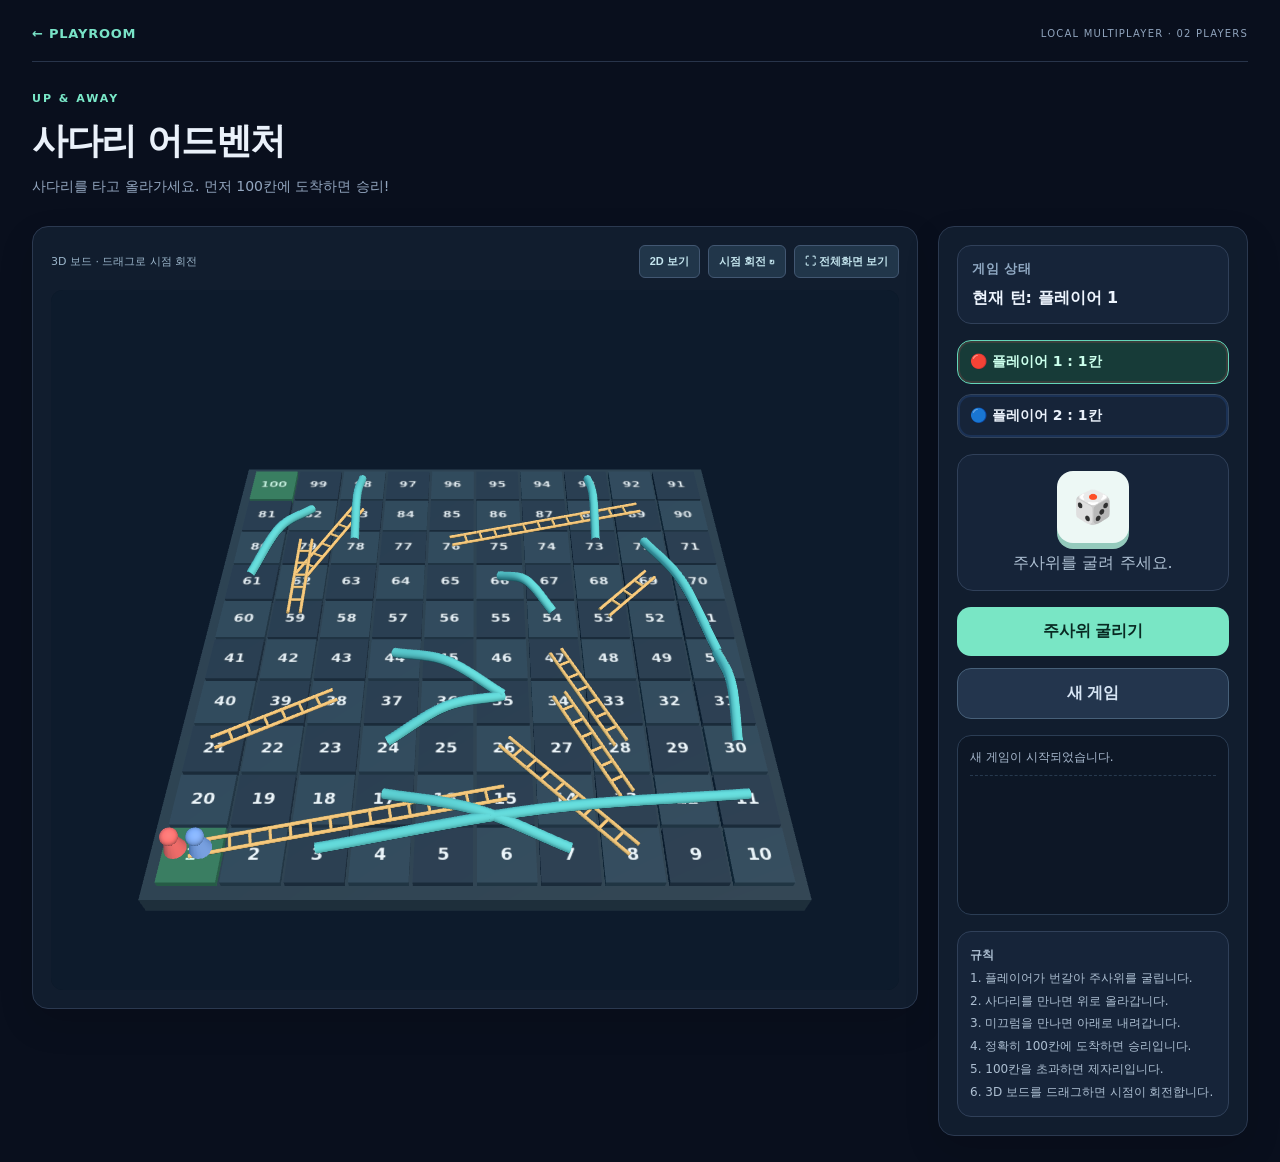
<file: ladder/index.html>
<!DOCTYPE html>
<html lang="ko">
<head>
  <meta charset="UTF-8" />
  <meta name="viewport" content="width=device-width, initial-scale=1.0" />
  <title>사다리 어드벤처 — PLAYROOM</title>
  <link rel="stylesheet" href="style.css">
  <link rel="stylesheet" href="../assets/fullscreen.css">
</head>
<body>
  <div class="wrap">
    <header class="game-header"><a href="../">← PLAYROOM</a><span>LOCAL MULTIPLAYER · 02 PLAYERS</span></header><p class="eyebrow">UP & AWAY</p><h1>사다리 어드벤처</h1>
    <div class="subtitle">사다리를 타고 올라가세요. 먼저 100칸에 도착하면 승리!</div>

    <div class="game-layout">
      <section class="board-area">
        <div class="view-tools"><span id="viewStatus" role="status">2D 보드 준비 완료</span><button id="viewToggle" type="button" disabled>3D 준비 중</button><button id="rotateView" type="button" hidden>시점 회전 ↻</button><button id="board-fullscreen-btn" type="button" aria-pressed="false">⛶ 전체화면 보기</button></div>
        <div id="board-play-surface" class="board-play-surface" tabindex="-1">
          <div id="board-fullscreen-actions" class="board-fullscreen-actions" aria-label="전체화면 게임 조작" hidden>
            <div id="fullscreen-turn-info" class="fullscreen-turn-info" role="status" aria-live="polite"></div>
            <div class="fullscreen-button-row">
              <button id="fullscreen-roll-btn" type="button" class="fullscreen-primary">주사위 굴리기</button>
              <button id="fullscreen-exit-btn" type="button" aria-label="전체화면 닫기">⛶ 닫기</button>
            </div>
          </div>
        <div id="stage3d" aria-label="사다리 3D 게임 보드" hidden></div><div class="board-wrapper" id="boardWrapper">
          <div class="board" id="board"></div>
          <svg class="overlay" id="overlay"></svg>
          <div class="token-layer" id="tokenLayer">
            <div class="token p1" id="token1" title="플레이어 1"></div>
            <div class="token p2" id="token2" title="플레이어 2"></div>
          </div>
          <div class="start-label">출발</div>
          <div class="finish-label">도착</div>
        </div>
        </div>
      </section>

      <aside class="side-panel">
        <div class="status-box">
          <h2>게임 상태</h2>
          <div id="turnText" role="status" aria-live="polite">현재 턴: 플레이어 1</div>
        </div>

        <div class="players">
          <div class="player-card p1 active" id="playerCard1">🔴 플레이어 1 : <span id="pos1">1</span>칸</div>
          <div class="player-card p2" id="playerCard2">🔵 플레이어 2 : <span id="pos2">1</span>칸</div>
        </div>

        <div class="dice-box">
          <div class="dice" id="diceFace">🎲</div>
          <div id="diceText">주사위를 굴려 주세요.</div>
        </div>

        <div class="controls">
          <button class="btn-roll" id="rollBtn">주사위 굴리기</button>
          <button class="btn-reset" id="resetBtn">새 게임</button>
        </div>

        <div class="log" id="log" role="log" aria-label="게임 진행 기록"></div>

        <div class="legend">
          <strong>규칙</strong><br>
          1. 플레이어가 번갈아 주사위를 굴립니다.<br>
          2. 사다리를 만나면 위로 올라갑니다.<br>
          3. 미끄럼을 만나면 아래로 내려갑니다.<br>
          4. 정확히 100칸에 도착하면 승리입니다.<br>5. 100칸을 초과하면 제자리입니다.<br>6. 3D 보드를 드래그하면 시점이 회전합니다.
        </div>
      </aside>
    </div>
  </div>

  <script>
    const board = document.getElementById("board");
    const boardWrapper = document.getElementById("boardWrapper");
    const overlay = document.getElementById("overlay");
    const token1 = document.getElementById("token1");
    const token2 = document.getElementById("token2");
    const rollBtn = document.getElementById("rollBtn");
    const resetBtn = document.getElementById("resetBtn");
    const diceFace = document.getElementById("diceFace");
    const diceText = document.getElementById("diceText");
    const turnText = document.getElementById("turnText");
    const pos1Text = document.getElementById("pos1");
    const pos2Text = document.getElementById("pos2");
    const log = document.getElementById("log");
    const playerCard1 = document.getElementById("playerCard1");
    const playerCard2 = document.getElementById("playerCard2");

    // 사다리 / 미끄럼 위치
    // key: 시작 칸, value: 이동 후 칸
    const jumps = {
      // ladders
      1: 15,
      8: 26,
      13: 34,
      21: 38,
      28: 47,
      53: 69,
      59: 79,
      62: 83,
      76: 89,

      // slides
      11: 3,
      17: 7,
      35: 24,
      44: 35,
      50: 30,
      66: 54,
      72: 50,
      82: 61,
      93: 73,
      98: 78
    };

    let game = {
      positions: [1, 1],
      currentPlayer: 0,
      isAnimating: false,
      ended: false
    };

    function getGridPosition(n) {
      const rowFromBottom = Math.floor((n - 1) / 10);
      const colInRow = (n - 1) % 10;

      const row = 9 - rowFromBottom;
      const isEvenRowFromBottom = rowFromBottom % 2 === 0;
      const col = isEvenRowFromBottom ? colInRow : 9 - colInRow;

      return { row, col };
    }

    function createBoard() {
      board.innerHTML = "";

      for (let n = 100; n >= 1; n--) {
        const pos = getGridPosition(n);
        const cell = document.createElement("div");
        cell.className = "cell";
        cell.dataset.number = n;
        cell.style.gridRowStart = pos.row + 1;
        cell.style.gridColumnStart = pos.col + 1;

        const number = document.createElement("div");
        number.className = "cell-number";
        number.textContent = n;
        cell.appendChild(number);

        board.appendChild(cell);
      }
    }

    function getCellCenter(n) {
      const rect = boardWrapper.getBoundingClientRect();
      const pos = getGridPosition(n);
      const cellWidth = rect.width / 10;
      const cellHeight = rect.height / 10;

      const x = pos.col * cellWidth + cellWidth / 2;
      const y = pos.row * cellHeight + cellHeight / 2;
      return { x, y };
    }

    function drawOverlays() {
      if (boardWrapper.hidden) return;
      const rect = boardWrapper.getBoundingClientRect();
      overlay.setAttribute("viewBox", `0 0 ${rect.width} ${rect.height}`);
      overlay.innerHTML = "";

      // 미끄럼 그리기
      Object.entries(jumps).forEach(([fromStr, to]) => {
        const from = Number(fromStr);
        if (from > to) {
          drawSlide(from, to);
        }
      });

      // 사다리 그리기
      Object.entries(jumps).forEach(([fromStr, to]) => {
        const from = Number(fromStr);
        if (from < to) {
          drawLadder(from, to);
        }
      });
    }

    function drawLadder(from, to) {
      const a = getCellCenter(from);
      const b = getCellCenter(to);

      const dx = b.x - a.x;
      const dy = b.y - a.y;
      const len = Math.hypot(dx, dy);
      const nx = -dy / len;
      const ny = dx / len;
      const offset = 10;

      const x1 = a.x + nx * offset;
      const y1 = a.y + ny * offset;
      const x2 = b.x + nx * offset;
      const y2 = b.y + ny * offset;

      const x3 = a.x - nx * offset;
      const y3 = a.y - ny * offset;
      const x4 = b.x - nx * offset;
      const y4 = b.y - ny * offset;

      const rail1 = document.createElementNS("http://www.w3.org/2000/svg", "line");
      rail1.setAttribute("x1", x1);
      rail1.setAttribute("y1", y1);
      rail1.setAttribute("x2", x2);
      rail1.setAttribute("y2", y2);
      rail1.setAttribute("stroke", "#6b4f2c");
      rail1.setAttribute("stroke-width", "4");
      overlay.appendChild(rail1);

      const rail2 = document.createElementNS("http://www.w3.org/2000/svg", "line");
      rail2.setAttribute("x1", x3);
      rail2.setAttribute("y1", y3);
      rail2.setAttribute("x2", x4);
      rail2.setAttribute("y2", y4);
      rail2.setAttribute("stroke", "#6b4f2c");
      rail2.setAttribute("stroke-width", "4");
      overlay.appendChild(rail2);

      const rungCount = Math.max(3, Math.floor(len / 28));
      for (let i = 1; i < rungCount; i++) {
        const t = i / rungCount;
        const rx1 = x1 + (x2 - x1) * t;
        const ry1 = y1 + (y2 - y1) * t;
        const rx2 = x3 + (x4 - x3) * t;
        const ry2 = y3 + (y4 - y3) * t;

        const rung = document.createElementNS("http://www.w3.org/2000/svg", "line");
        rung.setAttribute("x1", rx1);
        rung.setAttribute("y1", ry1);
        rung.setAttribute("x2", rx2);
        rung.setAttribute("y2", ry2);
        rung.setAttribute("stroke", "#8d6a3a");
        rung.setAttribute("stroke-width", "3");
        overlay.appendChild(rung);
      }
    }

    function drawSlide(from, to) {
      const a = getCellCenter(from);
      const b = getCellCenter(to);

      const path = document.createElementNS("http://www.w3.org/2000/svg", "path");
      const cx1 = a.x + (b.x - a.x) * 0.25;
      const cy1 = a.y + 10;
      const cx2 = a.x + (b.x - a.x) * 0.75;
      const cy2 = b.y - 10;

      path.setAttribute(
        "d",
        `M ${a.x} ${a.y} C ${cx1} ${cy1}, ${cx2} ${cy2}, ${b.x} ${b.y}`
      );
      path.setAttribute("fill", "none");
      path.setAttribute("stroke", "#27c4f5");
      path.setAttribute("stroke-width", "16");
      path.setAttribute("stroke-linecap", "round");
      overlay.appendChild(path);

      const stripe = document.createElementNS("http://www.w3.org/2000/svg", "path");
      stripe.setAttribute(
        "d",
        `M ${a.x} ${a.y} C ${cx1} ${cy1}, ${cx2} ${cy2}, ${b.x} ${b.y}`
      );
      stripe.setAttribute("fill", "none");
      stripe.setAttribute("stroke", "#ffd84d");
      stripe.setAttribute("stroke-width", "5");
      stripe.setAttribute("stroke-dasharray", "14 10");
      stripe.setAttribute("stroke-linecap", "round");
      overlay.appendChild(stripe);
    }

    function placeTokens() {
      window.dispatchEvent(new CustomEvent("ladder-state", { detail: { positions: [...game.positions], currentPlayer: game.currentPlayer, ended: game.ended } }));
      if (boardWrapper.hidden) return;
      const c1 = getCellCenter(game.positions[0]);
      const c2 = getCellCenter(game.positions[1]);

      token1.style.left = `calc(${(c1.x / boardWrapper.clientWidth) * 100}% - 8px)`;
      token1.style.top = `calc(${(c1.y / boardWrapper.clientHeight) * 100}% - 8px)`;

      token2.style.left = `calc(${(c2.x / boardWrapper.clientWidth) * 100}% + 8px)`;
      token2.style.top = `calc(${(c2.y / boardWrapper.clientHeight) * 100}% + 8px)`;
    }

    function updateUI() {
      pos1Text.textContent = game.positions[0];
      pos2Text.textContent = game.positions[1];

      const current = game.currentPlayer + 1;
      turnText.textContent = game.ended
        ? `플레이어 ${current} 승리!`
        : `현재 턴: 플레이어 ${current}`;

      playerCard1.classList.toggle("active", game.currentPlayer === 0 && !game.ended);
      playerCard2.classList.toggle("active", game.currentPlayer === 1 && !game.ended);
    }

    function addLog(text) {
      const item = document.createElement("div");
      item.className = "log-item";
      item.textContent = text;
      log.prepend(item);
      while (log.children.length > 100) log.lastElementChild.remove();
    }

    function sleep(ms) {
      return new Promise(resolve => setTimeout(resolve, ms));
    }

    function rollDice() {
      return Math.floor(Math.random() * 6) + 1;
    }

    async function animateMove(playerIndex, from, to) {
      const step = from < to ? 1 : -1;
      for (let p = from + step; step > 0 ? p <= to : p >= to; p += step) {
        game.positions[playerIndex] = p;
        placeTokens();
        updateUI();
        await sleep(280);
      }
    }

    async function handleTurn() {
      if (game.isAnimating || game.ended) return;

      game.isAnimating = true;
      rollBtn.disabled = true;
      resetBtn.disabled = true;

      const player = game.currentPlayer;
      const playerName = `플레이어 ${player + 1}`;
      const dice = rollDice();

      diceFace.textContent = dice;
      diceText.textContent = `${playerName}이(가) ${dice}을(를) 굴렸습니다.`;

      const currentPos = game.positions[player];
      let nextPos = currentPos + dice;

      if (nextPos > 100) {
        addLog(`${playerName}: ${dice}이 나왔지만 100을 초과해서 제자리입니다.`);
        await sleep(600);
      } else {
        addLog(`${playerName}: ${currentPos} → ${nextPos} (${dice}칸 이동)`);
        await animateMove(player, currentPos, nextPos);

        if (jumps[nextPos]) {
          const target = jumps[nextPos];
          const isLadder = target > nextPos;

          if (isLadder) {
            addLog(`${playerName}: 사다리! ${nextPos} → ${target}`);
          } else {
            addLog(`${playerName}: 미끄럼! ${nextPos} → ${target}`);
          }

          await sleep(400);
          game.positions[player] = target;
          placeTokens();
          await sleep(550);
          nextPos = target;
        }

        if (nextPos === 100) {
          game.ended = true;
          addLog(`🎉 ${playerName} 승리!`);
          turnText.textContent = `${playerName} 승리!`;
          diceText.textContent = `${playerName}이(가) 게임에서 이겼습니다!`;
          rollBtn.disabled = true;
          game.isAnimating = false;
          resetBtn.disabled = false;
          updateUI();
          return;
        }
      }

      game.currentPlayer = game.currentPlayer === 0 ? 1 : 0;
      game.isAnimating = false;
      rollBtn.disabled = false;
      resetBtn.disabled = false;
      updateUI();
    }

    function resetGame() {
      if (game.isAnimating) return;
      game = {
        positions: [1, 1],
        currentPlayer: 0,
        isAnimating: false,
        ended: false
      };

      diceFace.textContent = "🎲";
      diceText.textContent = "주사위를 굴려 주세요.";
      log.innerHTML = "";
      addLog("새 게임이 시작되었습니다.");
      updateUI();
      placeTokens();
      rollBtn.disabled = false;
    }

    function init() {
      createBoard();
      drawOverlays();
      resetGame();
    }

    rollBtn.addEventListener("click", handleTurn);
    resetBtn.addEventListener("click", resetGame);

    window.addEventListener("resize", () => {
      drawOverlays();
      placeTokens();
    });

    window.getLadderSnapshot = () => ({ positions: [...game.positions], jumps: { ...jumps }, currentPlayer: game.currentPlayer, ended: game.ended });
    document.addEventListener("keydown", (event) => {
      if (event.code === "Space" && !event.repeat && !event.target.closest("button, input, select, textarea, a")) { event.preventDefault(); handleTurn(); }
    });
    init();
  </script>
  <script type="module" src="scene.js"></script>
  <script type="module" src="fullscreen.js"></script>
</body>
</html>
</file>
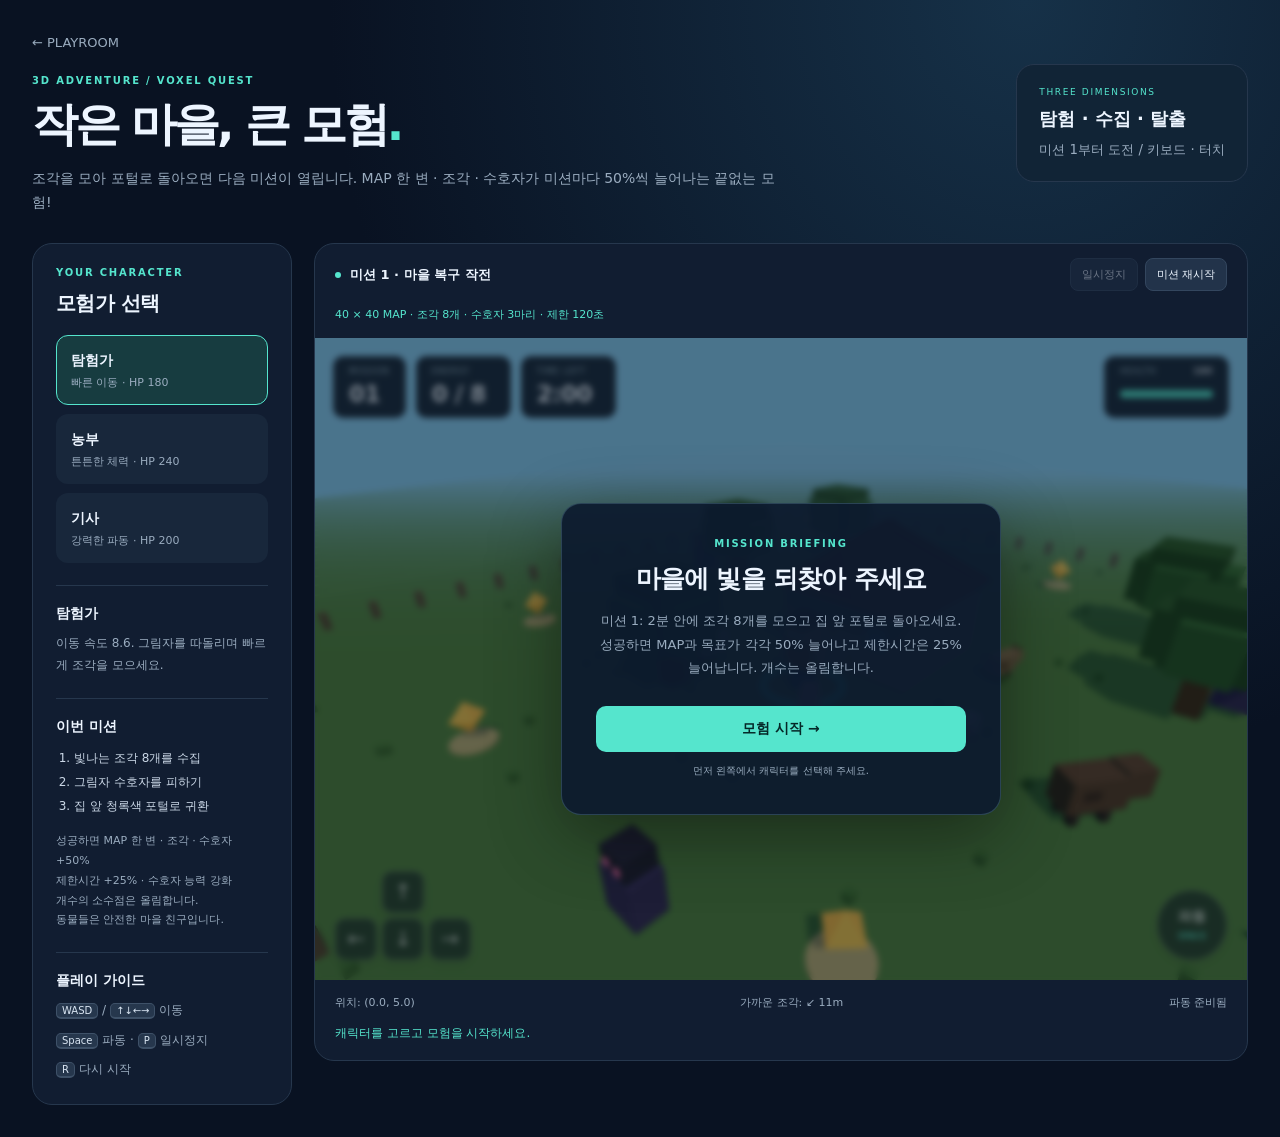
<file: minecraft/index.html>
<!DOCTYPE html>
<html lang="ko">
<head>
  <meta charset="UTF-8" />
  <meta name="viewport" content="width=device-width, initial-scale=1.0" />
  <meta name="theme-color" content="#091222" />
  <title>Voxel Quest · PLAYROOM by CodeHive</title>
  <link rel="stylesheet" href="style.css" />
</head>
<body>
  <main class="page">
    <header class="hero">
      <div><a class="back-link" href="../index.html">← PLAYROOM</a><p class="eyebrow">3D ADVENTURE / VOXEL QUEST</p><h1>작은 마을, 큰 모험<span>.</span></h1><p class="hero-text">조각을 모아 포털로 돌아오면 다음 미션이 열립니다. MAP 한 변 · 조각 · 수호자가 미션마다 50%씩 늘어나는 끝없는 모험!</p></div>
      <div class="hero-badge"><span>THREE DIMENSIONS</span><strong>탐험 · 수집 · 탈출</strong><small>미션 1부터 도전 / 키보드 · 터치</small></div>
    </header>
    <section class="layout">
      <aside class="panel">
        <p class="eyebrow">YOUR CHARACTER</p><h2>모험가 선택</h2>
        <div id="character-list" class="character-list" aria-label="캐릭터 선택"></div>
        <section class="info-box"><h3 id="selected-name">탐험가</h3><p id="selected-description" class="selected-description"></p></section>
        <section class="info-box"><h3>이번 미션</h3><ol class="mission-list"><li id="mission-goal">빛나는 조각 8개를 수집</li><li>그림자 수호자를 피하기</li><li>집 앞 청록색 포털로 귀환</li></ol><p class="mission-note">성공하면 MAP 한 변 · 조각 · 수호자 +50%<br>제한시간 +25% · 수호자 능력 강화<br>개수의 소수점은 올림합니다.<br>동물들은 안전한 마을 친구입니다.</p></section>
        <section class="info-box controls-copy"><h3>플레이 가이드</h3><p><kbd>WASD</kbd> / <kbd>↑↓←→</kbd> 이동</p><p><kbd>Space</kbd> 파동 · <kbd>P</kbd> 일시정지</p><p><kbd>R</kbd> 다시 시작</p></section>
      </aside>
      <section class="stage-panel" aria-label="게임 플레이 영역">
        <div class="stage-toolbar"><span class="live-dot"></span><strong id="stage-title">미션 1 · 마을 복구 작전</strong><div class="toolbar-actions"><button id="pause-button" type="button" disabled>일시정지</button><button id="restart-button" type="button" title="현재 미션을 처음부터 다시 시작합니다">미션 재시작</button></div></div>
        <p id="mission-summary" class="mission-summary">40 × 40 MAP · 조각 8개 · 수호자 3마리 · 제한 120초</p>
        <div class="stage-wrap">
          <div id="viewport" class="viewport" tabindex="0" aria-label="3D 게임 화면. WASD 또는 방향키 이동, 스페이스 파동 공격, P 일시정지."></div>
          <div class="game-stats"><div class="stage-stat"><span>MISSION</span><strong id="stage-number">01</strong></div><div><span>ENERGY</span><strong id="crystal-count">0 / 8</strong></div><div><span>TIME LEFT</span><strong id="time-left">2:00</strong></div><div class="health-stat"><span>HEALTH <b id="health-value">180</b></span><progress id="health-bar" max="180" value="180" aria-label="체력"></progress></div></div>
          <div id="game-overlay" class="game-overlay"><div class="overlay-card"><p id="overlay-label" class="eyebrow">MISSION BRIEFING</p><h2 id="overlay-title">마을에 빛을 되찾아 주세요</h2><p id="overlay-description">미션 1: 2분 안에 조각 8개를 모으고 집 앞 포털로 돌아오세요. 성공하면 MAP과 목표가 각각 50% 늘어나고 제한시간은 25% 늘어납니다. 개수는 올림합니다.</p><button id="start-button" class="primary-button" type="button">모험 시작 →</button><p class="overlay-hint">먼저 왼쪽에서 캐릭터를 선택해 주세요.</p></div></div>
          <div class="touch-controls" aria-label="터치 조작"><div class="dpad"><button type="button" data-key="arrowup" aria-label="앞으로 이동">↑</button><button type="button" data-key="arrowleft" aria-label="왼쪽 이동">←</button><button type="button" data-key="arrowdown" aria-label="뒤로 이동">↓</button><button type="button" data-key="arrowright" aria-label="오른쪽 이동">→</button></div><button id="touch-attack" class="attack-button" type="button" aria-label="파동 공격">파동<br><small>SPACE</small></button></div>
        </div>
        <div class="hud"><span id="player-pos">위치: (0, 5)</span><span id="focus-name">가까운 조각을 찾아보세요</span><span id="attack-state">파동 준비됨</span></div>
        <p id="game-message" class="game-message" role="status" aria-live="polite">캐릭터를 고르고 모험을 시작하세요.</p>
      </section>
    </section>
  </main>
  <script type="module" src="app.js"></script>
</body>
</html>
</file>
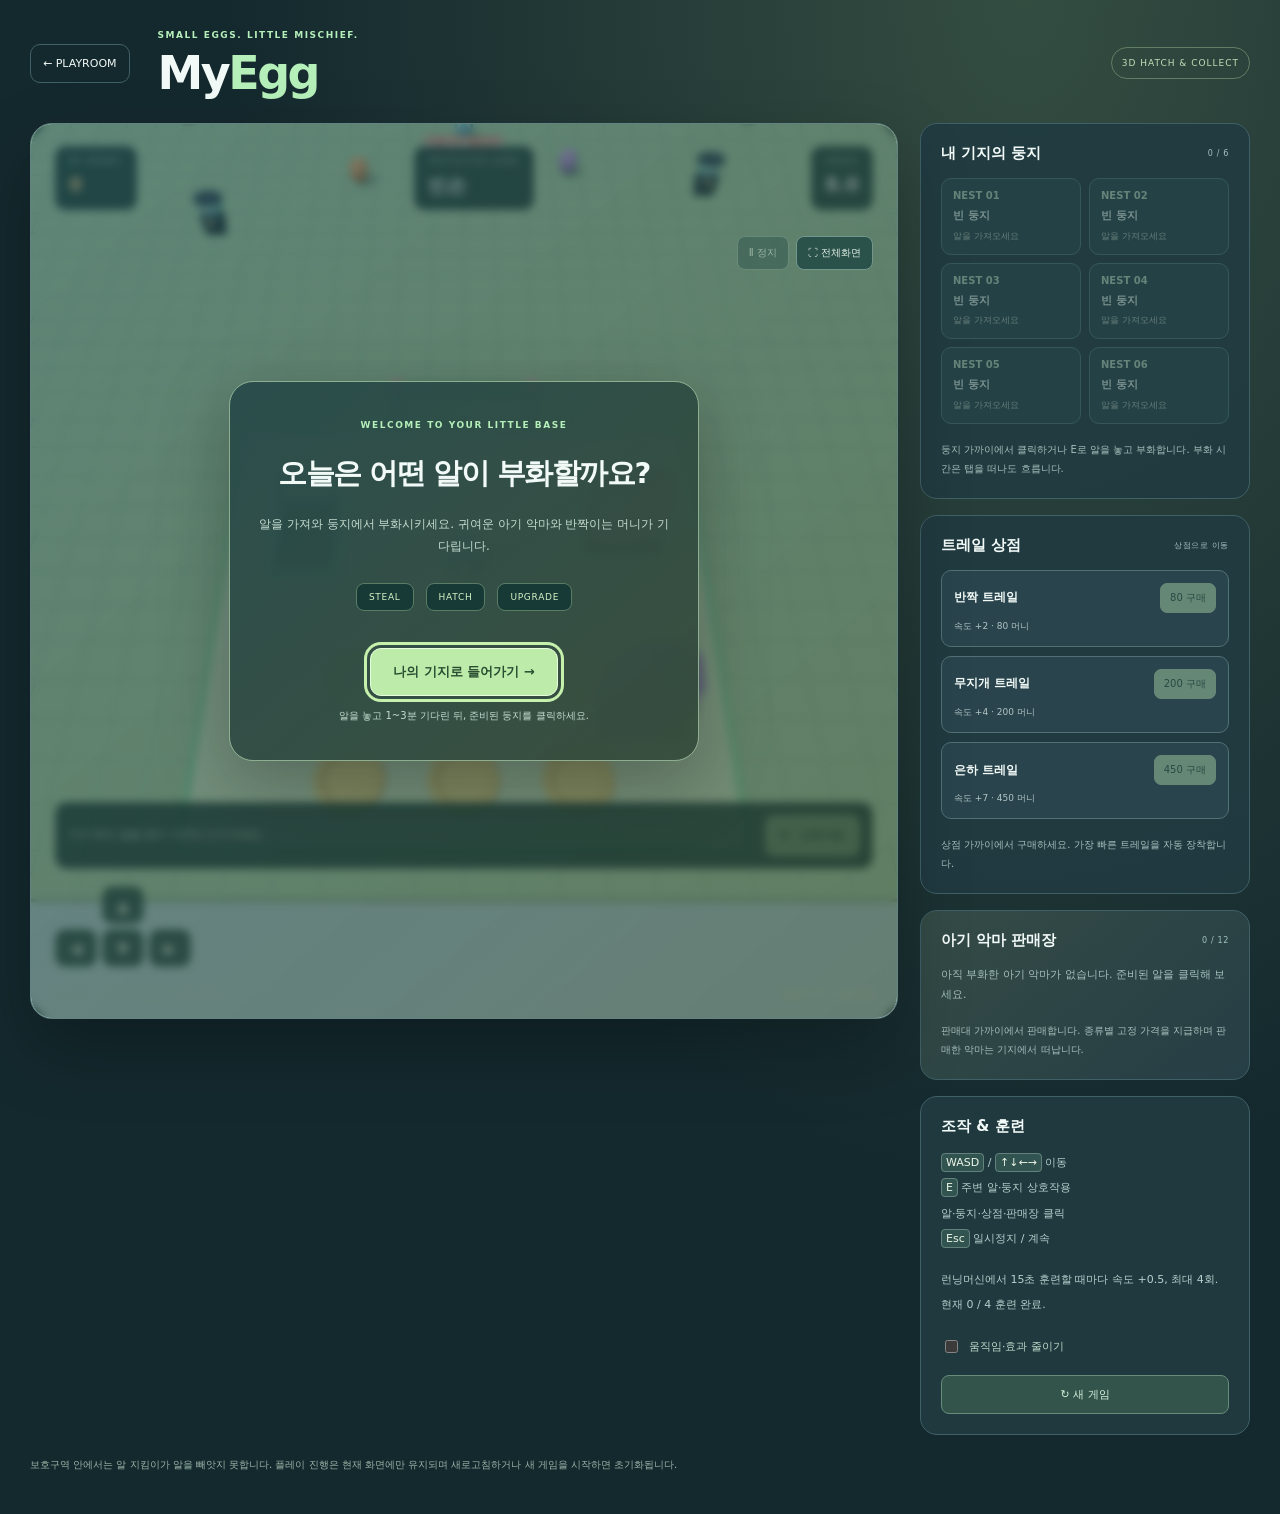
<file: myegg/index.html>
<!doctype html><html lang="ko"><head><meta charset="utf-8"><meta name="viewport" content="width=device-width,initial-scale=1,viewport-fit=cover"><meta name="theme-color" content="#152c32"><meta name="description" content="MyEgg 3D: 알을 훔쳐 보호구역의 둥지에 놓고 귀여운 아기 악마를 부화시키세요. 악마 판매와 속도 트레일 상점, 런닝머신 훈련을 즐기세요."><title>MyEgg — PLAYROOM</title><link rel="stylesheet" href="style.css"></head><body><main class="page">
<header><a class="back" href="../">← PLAYROOM</a><div><p class="eyebrow">SMALL EGGS. LITTLE MISCHIEF.</p><h1>My<span>Egg</span></h1></div><span class="badge">3D HATCH & COLLECT</span></header>
<div class="layout"><section id="game-surface" class="game-surface" aria-label="MyEgg 3D 플레이 화면"><div id="canvas-host" class="canvas-host" tabindex="0" aria-label="WASD 또는 방향키 이동, E 상호작용, 알과 둥지 클릭, Esc 정지"></div>
<div class="hud"><div><span>MY MONEY</span><strong id="money-value">0</strong></div><div><span id="zone-label">MY BASE</span><strong id="carry-value">빈손</strong></div><div><span>SPEED</span><strong id="speed-value">—</strong></div></div>
<div class="view-buttons"><button id="pause-button" type="button" disabled>Ⅱ 정지</button><button id="fullscreen-button" type="button" aria-pressed="false">⛶ 전체화면</button></div>
<div id="toast" class="toast" role="status" aria-live="polite" hidden></div><div class="context-hud"><span id="context-hint">기지 밖에서 알을 찾아보세요.</span><button id="interact-button" type="button" disabled>E · 상호작용</button></div>
<div class="touch-pad" aria-label="터치 이동"><button type="button" class="up" data-move-x="0" data-move-z="-1" aria-label="앞으로 이동">▲</button><button type="button" class="left" data-move-x="-1" data-move-z="0" aria-label="왼쪽 이동">◀</button><button type="button" class="down" data-move-x="0" data-move-z="1" aria-label="뒤로 이동">▼</button><button type="button" class="right" data-move-x="1" data-move-z="0" aria-label="오른쪽 이동">▶</button></div>
<div class="mini-guide"><span>알 수집 → 보호구역 → 둥지 → 클릭 부화</span><span id="training-hint">런닝머신에서 속도 훈련</span></div>
<section id="market-drawer" class="market-drawer" hidden aria-label="상점과 판매장"><div class="panel-heading"><h2 id="market-title">트레일 상점</h2><button id="market-close" type="button" aria-label="거래 창 닫기">×</button></div><div id="market-items"></div><p class="panel-note">거래하려면 판매대 가까이에 머무르세요.</p></section>
<div id="game-overlay" class="game-overlay"><div class="overlay-card"><p id="overlay-label" class="eyebrow">WELCOME TO YOUR LITTLE BASE</p><h2 id="overlay-title">오늘은 어떤 알이 부화할까요?</h2><p id="overlay-description">알을 가져와 둥지에서 부화시키세요.<br>귀여운 아기 악마와 반짝이는 머니가 기다립니다.</p><div class="flow"><span>STEAL</span><span>HATCH</span><span>UPGRADE</span></div><button id="play-button" class="primary" type="button">나의 기지로 들어가기 →</button><p id="overlay-note">알을 옮긴 뒤 1~3분 기다리고, 준비된 둥지를 클릭하세요.</p></div></div></section>
<aside><section class="panel nest-panel"><div class="panel-heading"><h2>내 기지의 둥지</h2><span id="nest-count">0 / 6</span></div><div id="nest-list" class="nest-list"></div><p class="panel-note">둥지 가까이에서 클릭하거나 E로 알을 놓고 부화합니다. 부화 시간은 탭을 떠나도 흐릅니다.</p></section>
<section class="panel shop-panel"><div class="panel-heading"><h2>트레일 상점</h2><span id="shop-status">기지 안</span></div><div id="trail-list" class="trail-list"></div><p class="panel-note">상점 가까이에서 구매하세요. 가장 빠른 트레일을 자동 장착합니다.</p></section>
<section class="panel pets-panel"><div class="panel-heading"><h2>아기 악마 판매장</h2><span id="pet-count">0 / 12</span></div><div id="pet-list" class="pet-list"></div><p class="panel-note">판매대 가까이에서 판매합니다. 종류별 고정 가격을 지급하며 판매한 악마는 기지에서 떠납니다.</p></section>
<section class="panel control-panel"><h2>조작 & 훈련</h2><p><kbd>WASD</kbd> / <kbd>↑↓←→</kbd> 이동<br><kbd>E</kbd> 주변 알·둥지 상호작용<br>알·둥지·상점·판매장 클릭<br><kbd>Esc</kbd> 일시정지 / 계속</p><p id="training-detail" class="panel-note">기지 앞 런닝머신에 올라서면 무료 속도 훈련을 합니다.</p><label><input id="reduce-effects" type="checkbox"> 움직임·효과 줄이기</label><button id="restart-button" class="secondary" type="button">↻ 새 게임</button></section></aside></div>
<p class="page-note">보호구역 안에서는 알 지킴이가 알을 빼앗지 못합니다. 플레이 진행은 현재 화면에만 유지되며 새로고침하거나 새 게임을 시작하면 초기화됩니다.</p>
</main><script type="module" src="app.js"></script></body></html>
</file>
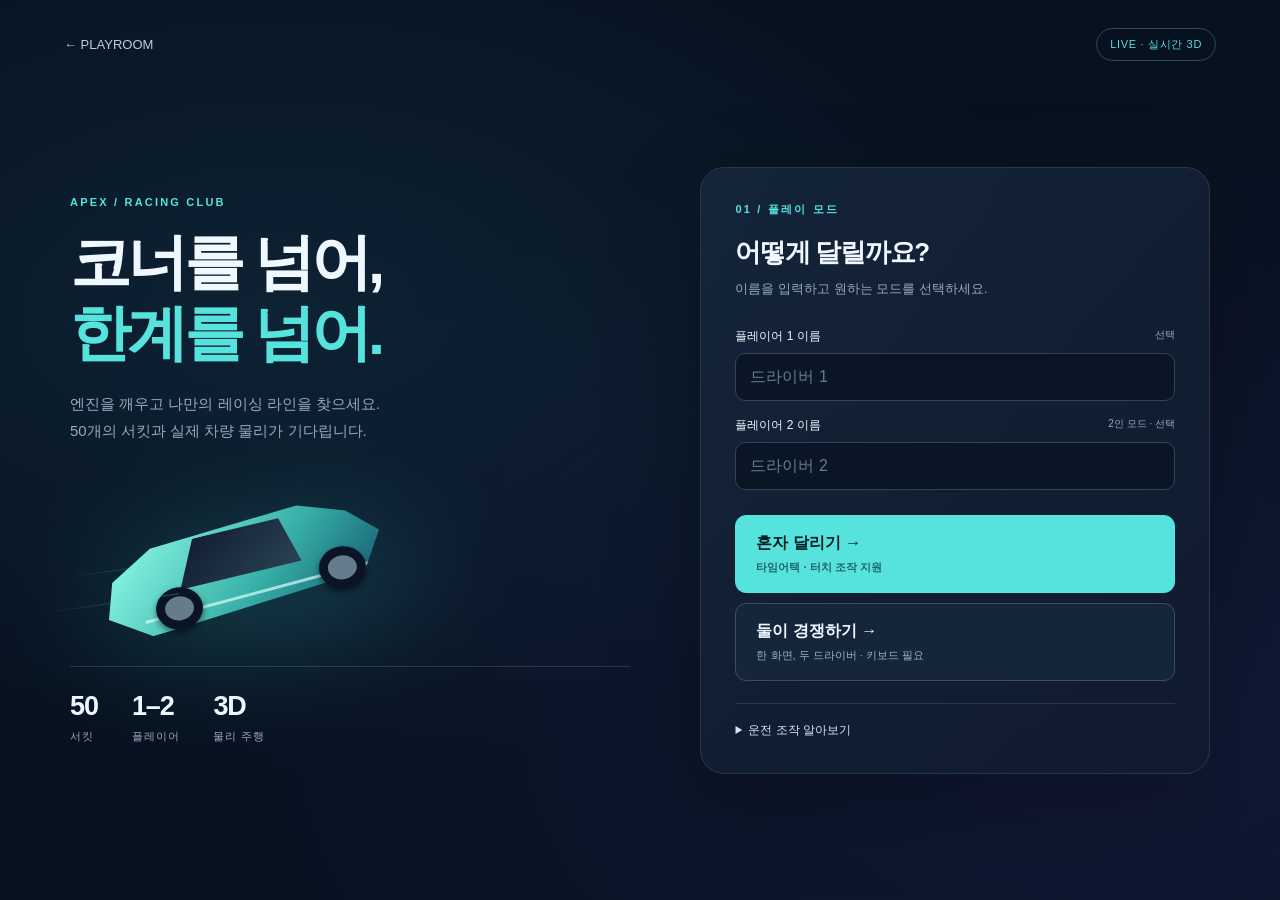
<file: racing/index.html>
<!doctype html>
<html lang="ko">
  <head>
    <meta charset="UTF-8" />
    <meta name="viewport" content="width=device-width, initial-scale=1.0, viewport-fit=cover" />
    <title>Apex Racing · 3D 레이싱 | PLAYROOM</title>
    <meta name="description" content="실제 차량 물리, 50개의 서킷, 화면 분할 2인 경쟁과 터치 조작을 즐기는 3D 레이싱 게임." />
    <link rel="stylesheet" href="./style.css" />
  </head>
  <body>
    <div id="app">
      <div id="hud"></div>
      <div id="menu"></div>
      <div id="split-divider"></div>
      <div id="loading-screen">
        <div class="loading-inner">
          <div class="eyebrow">PLAYROOM / RACING</div>
          <h1>APEX RACING</h1>
          <div id="loading-text">3D 엔진을 준비하고 있습니다…</div>
          <div class="loading-track"><div id="loading-bar"></div></div>
        </div>
      </div>
    </div>
    <script type="module" src="./main.js"></script>
  </body>
</html>
</file>
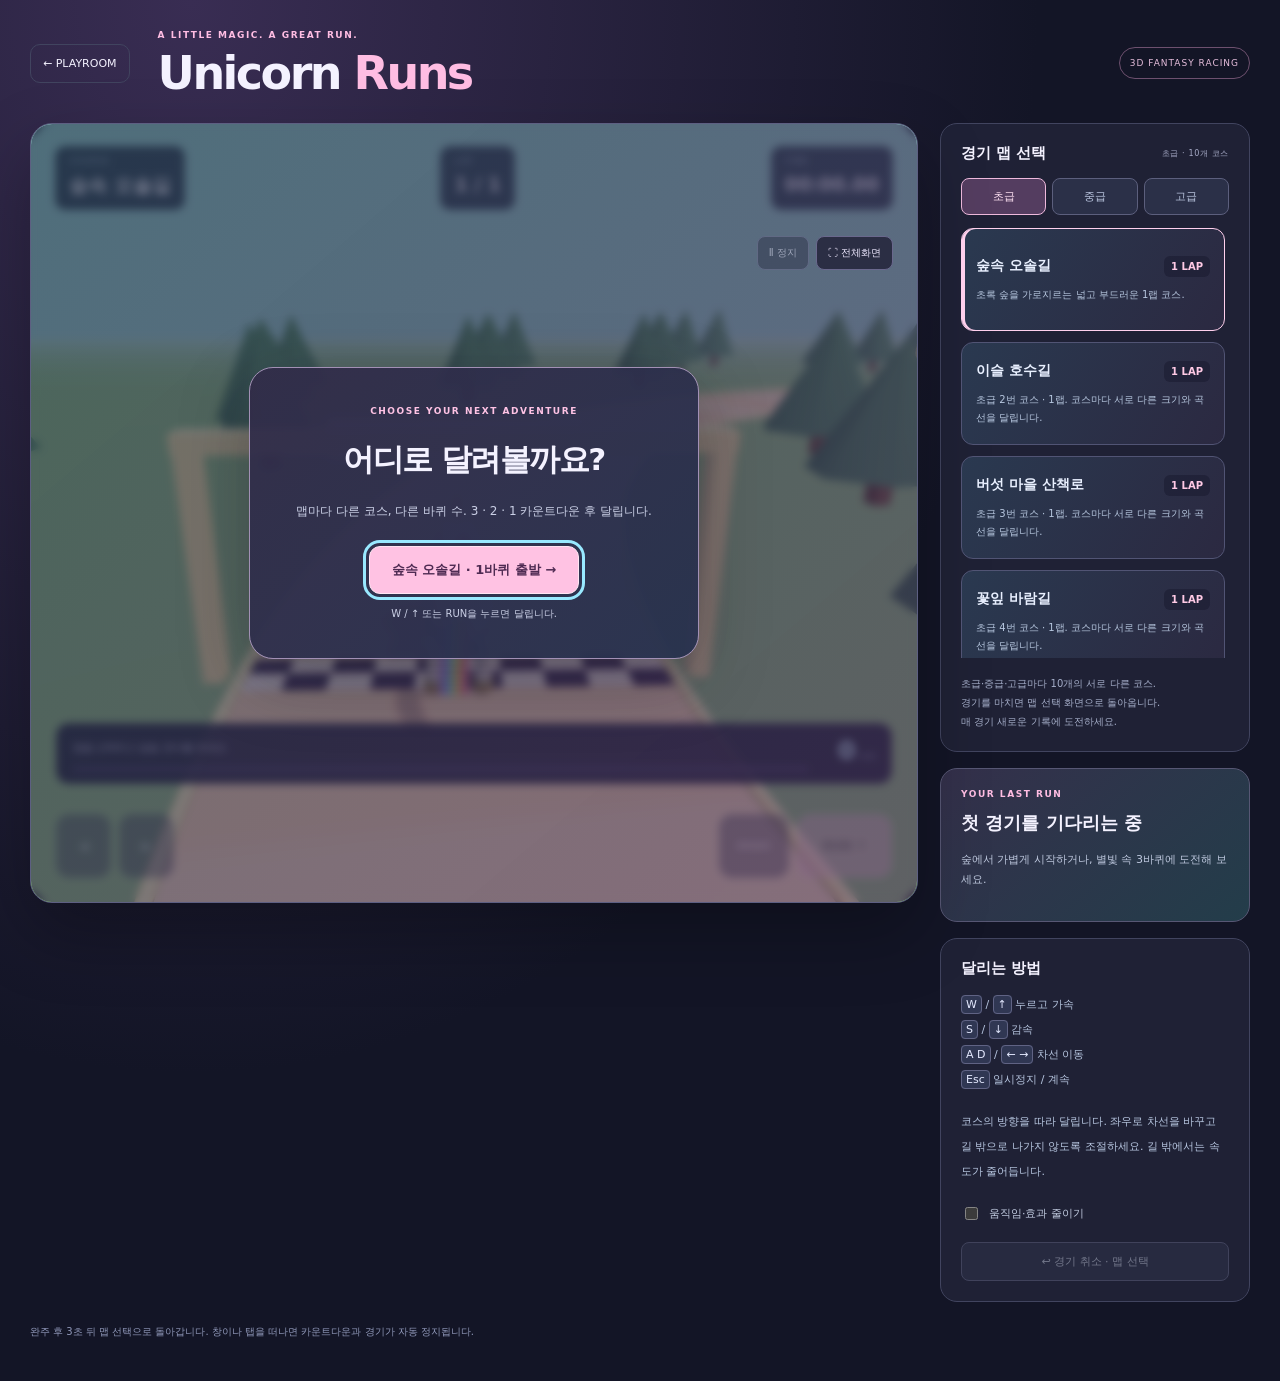
<file: unicornruns/index.html>
<!doctype html>
<html lang="ko">
<head><meta charset="utf-8"><meta name="viewport" content="width=device-width,initial-scale=1,viewport-fit=cover"><meta name="theme-color" content="#17162c"><meta name="description" content="유니콘과 숲, 구름, 별빛 코스를 달리는 3D Unicorn Runs. 난이도별 10개, 총 30개 맵을 선택하고 3·2·1 출발, 최대 3바퀴 완주에 도전하세요."><title>Unicorn Runs — PLAYROOM</title><link rel="stylesheet" href="style.css"></head>
<body><main class="page">
<header><a class="back" href="../">← PLAYROOM</a><div><p class="eyebrow">A LITTLE MAGIC. A GREAT RUN.</p><h1>Unicorn <span>Runs</span></h1></div><span class="badge">3D FANTASY RACING</span></header>
<div class="layout">
<section id="race-surface" class="race-surface" aria-label="3D 유니콘 경기장">
<div id="canvas-host" class="canvas-host" tabindex="0" aria-label="W 또는 위 화살표 가속, S 감속, A와 D 차선 이동, Esc 일시정지"></div>
<div class="hud"><div><span>COURSE</span><strong id="map-name">—</strong></div><div><span>LAP</span><strong id="lap-value">—</strong></div><div><span>TIME</span><strong id="time-value">00:00.00</strong></div></div>
<div class="view-buttons"><button id="pause-button" disabled type="button">Ⅱ 정지</button><button id="fullscreen-button" type="button" aria-pressed="false">⛶ 전체화면</button></div>
<div id="countdown" class="countdown" hidden aria-live="assertive"><strong id="countdown-value">3</strong><span>READY TO RUN</span></div>
<div class="progress-hud"><span id="race-hint">맵을 선택하고 달릴 준비를 하세요.</span><div class="progress-track"><i id="progress-bar"></i></div><div class="speed"><strong id="speed-value">0</strong><span>m/s</span></div></div>
<div class="touch-controls" aria-label="터치 조작"><div><button type="button" data-control="left" aria-label="왼쪽 차선">◀</button><button type="button" data-control="right" aria-label="오른쪽 차선">▶</button></div><div><button type="button" data-control="brake" aria-label="감속">BRAKE</button><button type="button" data-control="throttle" aria-label="누르고 있으면 가속">RUN ↑</button></div></div>
<div id="game-overlay" class="game-overlay"><div class="overlay-card"><p id="overlay-label" class="eyebrow">CHOOSE YOUR NEXT ADVENTURE</p><h2 id="overlay-title">어디로 달려볼까요?</h2><p id="overlay-description">맵을 고른 뒤 출발하세요.<br>3 · 2 · 1, 유니콘의 모험이 시작됩니다.</p><button id="play-button" class="primary" type="button">선택한 맵으로 출발 →</button><p id="overlay-note">W / ↑ 또는 RUN을 누르면 달립니다.</p></div></div>
</section>
<aside><section class="panel"><div class="panel-heading"><h2>경기 맵 선택</h2><span id="map-count">초급 · 10개 코스</span></div><div id="difficulty-tabs" class="difficulty-tabs" role="group" aria-label="맵 난이도 선택"></div><div id="map-list" class="map-list"></div><p class="panel-note">초급·중급·고급마다 10개의 서로 다른 코스.<br>경기를 마치면 맵 선택 화면으로 돌아옵니다.<br>매 경기 새로운 기록에 도전하세요.</p></section>
<section class="panel result-panel"><p class="eyebrow">YOUR LAST RUN</p><h2 id="result-title">첫 경기를 기다리는 중</h2><p id="result-detail">숲에서 가볍게 시작하거나, 별빛 속 3바퀴에 도전해 보세요.</p></section>
<section class="panel controls-panel"><h2>달리는 방법</h2><p><kbd>W</kbd> / <kbd>↑</kbd> 누르고 가속<br><kbd>S</kbd> / <kbd>↓</kbd> 감속<br><kbd>A D</kbd> / <kbd>← →</kbd> 차선 이동<br><kbd>Esc</kbd> 일시정지 / 계속</p><p class="panel-note">코스의 방향을 따라 달립니다. 좌우로 차선을 바꾸고 길 밖으로 나가지 않도록 조절하세요. 길 밖에서는 속도가 줄어듭니다.</p><label><input id="reduce-effects" type="checkbox"> 움직임·효과 줄이기</label><button id="maps-button" class="secondary" type="button" disabled>↩ 경기 취소 · 맵 선택</button></section></aside>
</div><p class="page-note">완주 후 3초 뒤 맵 선택으로 돌아갑니다. 창이나 탭을 떠나면 카운트다운과 경기가 자동 정지됩니다.</p>
</main><script type="module" src="app.js"></script></body></html>
</file>
<file: assets/arcade.css>
:root {
  color-scheme:dark;
  --bg:#090f1d;
  --panel:#111b2b;
  --line:#253247;
  --text:#f3f6fa;
  --muted:#98a7bb;
  --accent:#67e5c3
}
* {
  box-sizing:border-box
}
html {
  scroll-behavior:smooth
}
body {
  margin:0;
  background:var(--bg);
  color:var(--text);
  font-family:Inter,"Pretendard","Noto Sans KR",system-ui,sans-serif
}
a {
  color:inherit;
  text-decoration:none
}
button {
  font:inherit
}
button,a {
  -webkit-tap-highlight-color:transparent
}
a:focus-visible,button:focus-visible {
  outline:3px solid var(--accent);
  outline-offset:5px
}
button:disabled {
  cursor:not-allowed;
  opacity:.5
}
[hidden] {
  display:none!important
}
.skip {
  position:fixed;
  top:-80px;
  left:16px;
  z-index:99;
  background:var(--accent);
  color:#061f1d;
  padding:12px
}
.skip:focus {
  top:16px
}
.site-header,main,footer {
  max-width:1280px;
  margin:auto
}
.site-header {
  padding:30px 40px;
  display:flex;
  align-items:center;
  justify-content:space-between;
  border-bottom:1px solid var(--line)
}
.brand {
  font-weight:850;
  font-size:18px;
  display:flex;
  align-items:center;
  gap:10px;
  letter-spacing:.08em
}
.brand-mark {
  display:grid;
  place-items:center;
  background:var(--accent);
  color:#09332d;
  width:30px;
  height:30px;
  border-radius:9px;
  transform:rotate(-8deg)
}
.brand-sub {
  font-size:11px;
  font-weight:500;
  letter-spacing:0;
  color:var(--muted);
  margin-left:6px
}
.nav-link {
  font-size:13px;
  color:#b8c8d9
}
.hero {
  padding:64px 40px 58px;
  display:grid;
  grid-template-columns:1fr 1.03fr;
  gap:48px;
  align-items:center
}
.eyebrow {
  font-size:11px;
  letter-spacing:.17em;
  color:var(--accent);
  font-weight:700;
  display:flex;
  gap:10px;
  align-items:center
}
.live-dot {
  width:6px;
  height:6px;
  background:var(--accent);
  border-radius:50%;
  box-shadow:0 0 12px #67e5c34a;
  display:inline-block
}
.hero h1 {
  font-size:clamp(38px,4.2vw,58px);
  line-height:1.23;
  letter-spacing:-.055em;
  margin:25px 0 22px;
  font-weight:850
}
.hero h1 span {
  color:var(--accent)
}
.hero-description {
  color:#a5b4c7;
  line-height:1.9;
  font-size:14px
}
.primary-link {
  display:inline-flex;
  gap:40px;
  align-items:center;
  background:var(--accent);
  color:#082d27;
  font-weight:750;
  padding:15px 20px;
  border-radius:9px;
  margin-top:17px;
  font-size:14px
}
.primary-link:hover {
  background:#8ff2d6
}
.hero-note {
  font-size:11px;
  color:#7a8ca3;
  margin-top:18px
}
.hero-art {
  position:relative;
  border:1px solid #304156;
  border-radius:20px;
  background:#112037;
  padding:12px;
  box-shadow:0 18px 50px #0004;
  transform:rotate(1deg)
}
.hero-art svg {
  display:block;
  width:100%;
  height:auto;
  margin:6px 0
}
.art-caption {
  display:flex;
  gap:8px;
  align-items:center;
  font-size:9px;
  letter-spacing:.08em;
  padding:10px 8px;
  color:#a5b4c7
}
.art-caption strong {
  color:#e6f9f3
}
.art-caption>span:last-child {
  margin-left:auto;
  font-size:8px
}
.art-tag {
  position:absolute;
  bottom:28px;
  left:30px;
  background:#091321c9;
  border:1px solid #486373;
  padding:10px 13px;
  border-radius:8px;
  font-size:11px
}
.library {
  padding:35px 40px 60px;
  border-top:1px solid var(--line)
}
.section-heading {
  display:flex;
  justify-content:space-between;
  align-items:center
}
.section-heading h2 {
  font-size:24px;
  letter-spacing:-.035em;
  margin:10px 0 0
}
.count {
  color:#7589a1;
  font-size:10px;
  letter-spacing:.14em
}
.filters {
  display:flex;
  gap:9px;
  margin:28px 0 23px;
  flex-wrap:wrap
}
.filter {
  background:transparent;
  border:1px solid #2d3a4e;
  color:#9daec1;
  border-radius:7px;
  padding:9px 15px;
  cursor:pointer;
  font-size:12px
}
.filter.active {
  background:#153c37;
  border-color:#31685c;
  color:#a9f5df
}
.game-grid {
  display:grid;
  grid-template-columns:repeat(4,1fr);
  gap:18px
}
.game-card {
  border:1px solid var(--line);
  border-radius:14px;
  background:#101927;
  overflow:hidden;
  transition:transform .18s,border-color .18s
}
.game-card:hover {
  transform:translateY(-5px);
  border-color:#52776d
}
.cover {
  height:185px;
  position:relative;
  overflow:hidden
}
.cover-number {
  position:absolute;
  top:15px;
  left:17px;
  color:#ffffff70;
  font-size:10px;
  letter-spacing:.14em
}
.cover-badge {
  position:absolute;
  bottom:14px;
  left:17px;
  font-size:8px;
  letter-spacing:.12em;
  background:#0512228f;
  padding:5px 8px;
  border-radius:4px;
  color:#d7e6ed
}
.cover b {
  font-size:30px;
  font-style:italic;
  letter-spacing:-.025em;
  line-height:1.03;
  position:absolute;
  top:40px;
  left:25px;
  z-index:2
}
.racing-cover {
  background:linear-gradient(135deg,#203852,#0f2337)
}
.track-art i {
  position:absolute;
  width:210px;
  height:130px;
  border:17px solid #659183;
  border-radius:50%;
  transform:rotate(-35deg);
  right:-45px;
  top:58px;
  box-shadow:0 0 0 4px #1c2d43,0 0 0 7px #44605d
}
.track-art i:after {
  content:"";
  position:absolute;
  width:30px;
  height:18px;
  background:#61edd1;
  border-radius:5px;
  right:10px;
  bottom:0;
  transform:rotate(12deg);
  box-shadow:0 4px 0 #102232
}
.voxel-cover {
  background:linear-gradient(135deg,#1d453e,#172b39)
}
.voxel-art i {
  position:absolute;
  width:60px;
  height:60px;
  background:#5eaa80;
  transform:rotate(-25deg) skew(12deg);
  box-shadow:15px 15px 0 #2a6652;
  right:26px;
  top:89px
}
.voxel-art i:nth-child(2) {
  right:92px;
  top:127px;
  background:#357259
}
.voxel-art i:nth-child(3) {
  right:-8px;
  top:146px;
  background:#478062
}
.marble-cover {
  background:linear-gradient(135deg,#363354,#21283e)
}
.marble-art i {
  position:absolute;
  right:-34px;
  top:80px;
  width:180px;
  height:115px;
  background:repeating-linear-gradient(90deg,#8b87b7 0 18px,#3c425d 18px 22px);
  border:18px solid #7774a5;
  border-radius:10px;
  transform:rotate(-25deg) skew(15deg);
  box-shadow:0 13px 0 #252c44
}
.marble-art>span {
  position:absolute;
  right:45px;
  top:72px;
  font-size:48px;
  color:#f2c98b;
  text-shadow:3px 9px #94672f
}
.ladder-cover {
  background:linear-gradient(135deg,#494139,#282d3b)
}
.ladder-art i {
  position:absolute;
  right:30px;
  top:55px;
  height:130px;
  width:44px;
  border:8px solid #f2c378;
  transform:rotate(32deg);
  background:repeating-linear-gradient(0deg,transparent 0 20px,#f2c378 20px 27px)
}
.ladder-art>span {
  position:absolute;
  right:26px;
  top:24px;
  font-size:22px;
  font-weight:800;
  color:#7cf0d0
}
.card-content {
  padding:18px 17px
}
.card-meta {
  font-size:10px;
  color:#70d6bc;
  display:flex;
  justify-content:space-between;
  gap:4px
}
.card-meta>span {
  color:#91a2b8;
  font-size:9px
}
.card-content h3 {
  font-size:16px;
  margin:13px 0 11px;
  letter-spacing:-.025em;
  display:flex;
  justify-content:space-between
}
.card-content h3>span {
  color:var(--accent)
}
.card-content p {
  font-size:12px;
  line-height:1.9;
  color:#97a7bb;
  min-height:44px;
  margin-bottom:18px
}
.card-tags {
  display:flex;
  gap:6px;
  flex-wrap:wrap
}
.card-tags span {
  font-size:10px;
  border:1px solid #29374a;
  color:#9db0c2;
  padding:5px 6px;
  border-radius:4px
}
.play-tip {
  font-size:11px;
  line-height:1.7;
  color:#7f92aa;
  margin-top:25px
}
footer {
  border-top:1px solid var(--line);
  padding:26px 40px;
  display:flex;
  gap:25px;
  align-items:center
}
footer .brand {
  font-size:13px
}
footer p {
  font-size:11px;
  color:#7f92aa
}
footer>span {
  font-size:9px;
  color:#60768e;
  margin-left:auto;
  letter-spacing:.1em
}
@media(max-width:1100px) {
  .game-grid {
    grid-template-columns:repeat(2,1fr)
  }
  .cover {
    height:190px
  }
}
@media(max-width:700px) {
  .site-header {
    padding:20px
  }
  .brand-sub {
    display:none
  }
  .hero {
    padding:35px 20px;
    grid-template-columns:1fr;
    gap:26px
  }
  .hero-art {
    transform:none
  }
  .hero h1 {
    font-size:43px
  }
  .library {
    padding:28px 20px
  }
  .section-heading h2 {
    font-size:21px
  }
  .game-grid {
    gap:12px
  }
  .card-content {
    padding:14px 12px
  }
  .card-meta {
    flex-direction:column;
    gap:5px
  }
  .card-content h3 {
    font-size:14px
  }
  .card-content p br {
    display:none
  }
  .card-content p {
    min-height:65px
  }
  .cover {
    height:155px
  }
  .cover b {
    font-size:24px;
    left:17px
  }
  .count {
    display:none
  }
  footer {
    padding:22px 20px;
    flex-wrap:wrap;
    gap:10px
  }
  footer>span {
    display:none
  }
}
@media(prefers-reduced-motion:reduce) {
  html {
    scroll-behavior:auto
  }
  * {
    transition:none!important
  }
}

.breaker-cover { background:radial-gradient(ellipse at 80% 80%,#743887 0,transparent 45%),linear-gradient(135deg,#22264b,#102438); }
.breaker-art b { text-shadow:0 0 25px #ff72c74d; }
.mini-bricks { position:absolute;display:grid;grid-template-columns:repeat(3,22px);gap:4px;right:15px;top:55px;transform:rotate(-15deg); }
.mini-bricks i { width:22px;height:13px;border-radius:2px;background:#bf83ed;box-shadow:0 0 11px #bd8aff55;border:1px solid #e1b1ff; }
.mini-bricks i:nth-child(3n) { background:#f987a8;border-color:#ffd8e4; }
.mini-bricks i:nth-child(n+7) { background:#72e1cd;border-color:#b8ffee; }
.mini-ball { position:absolute;right:62px;bottom:49px;width:9px;height:9px;border-radius:50%;background:#e6ffff;box-shadow:0 0 14px #77ffff,10px -20px 0 -2px #66ffff66,15px -38px 0 -3px #66ffff33; }
.mini-paddle { position:absolute;right:42px;bottom:35px;width:55px;height:8px;border-radius:6px;background:#81efda;box-shadow:0 0 18px #66f1c255; }

.gun-cover{background:radial-gradient(ellipse at 75% 20%,#584276 0,transparent 50%),linear-gradient(135deg,#0e263a,#101527)}.gun-art{position:absolute;inset:0;overflow:hidden}.gun-art:before{content:"";position:absolute;inset:35% -20% -80%;background:repeating-linear-gradient(90deg,transparent 0 39px,#5ce7ff24 40px 41px),repeating-linear-gradient(0deg,transparent 0 39px,#5ce7ff24 40px 41px);transform:perspective(300px) rotateX(55deg)}.gun-art b{position:absolute;left:28px;top:65px;font-size:44px;line-height:.9;letter-spacing:-2px;color:#dcfbff;text-shadow:0 0 28px #5ce7ff66}.gun-art i{position:absolute;width:35px;height:52px;background:linear-gradient(120deg,#bc8aff,#503d7e);transform:skewY(-15deg);right:36px;top:77px;box-shadow:10px 7px 0 #302843}.gun-art i:nth-child(2){right:95px;top:123px;background:#ff9470;box-shadow:10px 7px 0 #773d48}.gun-art i:nth-child(3){right:43px;top:151px;background:#5ce7ff;box-shadow:10px 7px 0 #276277}.gun-art>span{position:absolute;left:28px;bottom:56px;color:#5ce7ff;font-size:11px;letter-spacing:2px}

.unicorn-cover{background:radial-gradient(circle at 80% 20%,#9368a1,transparent 50%),linear-gradient(130deg,#2f415c,#423050)}.unicorn-art{position:absolute;inset:0;overflow:hidden}.unicorn-art b{position:absolute;left:28px;top:72px;font-size:37px;line-height:.95;color:#ffe9f7;letter-spacing:-1px;text-shadow:0 3px 20px #211b47}.unicorn-art>span{position:absolute;right:35px;top:60px;font-size:90px;color:#ffd2ec;text-shadow:0 0 35px #ffb8dc}.unicorn-art i{position:absolute;bottom:-50px;left:16%;width:130%;height:120px;border:18px solid #dabdf3;border-radius:50%;transform:rotate(-20deg);box-shadow:0 0 0 5px #ffffff33,0 0 40px #8edffb55}

.egg-cover{background:radial-gradient(ellipse at 85% 10%,#809e7d,transparent 60%),linear-gradient(135deg,#244d4c,#3c6252)}.egg-art{position:absolute;inset:0;overflow:hidden}.egg-art b{position:absolute;left:28px;top:66px;font-size:51px;line-height:.92;letter-spacing:-2px;color:#f3ffe6;text-shadow:0 3px 20px #23423e}.egg-art i{position:absolute;right:33px;top:70px;width:78px;height:100px;border-radius:50% 50% 46% 46%;background:radial-gradient(circle at 35% 32%,#fff6d5 0 8%,transparent 9%),radial-gradient(circle at 68% 68%,#ffd295 0 12%,transparent 13%),linear-gradient(130deg,#ffedb9,#edb575);box-shadow:inset -10px -10px 18px #c4885055,0 15px 25px #173c3e88;transform:rotate(14deg)}.egg-art>span{position:absolute;right:120px;top:50px;font-size:35px;color:#d5ffd3}

.unicorn-art{background-image:url('unicorn-character.svg');background-repeat:no-repeat;background-size:auto 96%;background-position:right -5px center}.unicorn-art b{font-size:32px;left:22px;top:79px;z-index:1;text-shadow:0 2px 4px #211b47,0 0 18px #211b47}.unicorn-art i{opacity:.3;pointer-events:none}

.burger-cover{background:radial-gradient(ellipse at 80% 15%,#fdedb9,transparent 65%),linear-gradient(125deg,#e8a379,#e4c08b)}.burger-art{position:absolute;inset:0}.burger-art>b{position:absolute;top:77px;left:23px;z-index:1;color:#fff4df;text-shadow:0 2px 12px #8e5a47;font-size:32px;letter-spacing:-1px;line-height:.98}.mini-burger{position:absolute;right:20px;top:67px;width:118px;filter:drop-shadow(0 12px 8px #98654666)}.mini-burger i{display:block;width:100%;border-radius:12px;margin-bottom:4px}.mini-burger i:nth-child(1){height:44px;border-radius:65px 65px 10px 10px;background:radial-gradient(ellipse at 35% 35%,#fff2b7 0 3px,transparent 4px),radial-gradient(ellipse at 68% 50%,#fff2b7 0 3px,transparent 4px),linear-gradient(#ffcf83,#eda64f)}.mini-burger i:nth-child(2){height:10px;background:#88bb55;transform:rotate(-3deg)}.mini-burger i:nth-child(3){height:9px;background:#ed8070}.mini-burger i:nth-child(4){height:7px;background:#ffe07c;transform:rotate(4deg)}.mini-burger i:nth-child(5){height:18px;background:#825040}.mini-burger i:nth-child(6){height:19px;background:#efbc76;border-radius:10px 10px 30px 30px}
</file>
<file: BlueMarble/style.css>
:root {
  color-scheme:dark;
  --bg:#080e1c;
  --panel:#111c30;
  --line:#25344a;
  --text:#e7f1ff;
  --muted:#91a5bd;
  --accent:#37dbea;
  --start:#133e35;
  --city:#182c43;
  --event:#30254b;
  --tax:#442634;
  --island:#173c51;
  font-family:Inter,"Noto Sans KR",system-ui,sans-serif;
}

* {
  box-sizing:border-box;
}

body {
  margin:0;
  background:radial-gradient(ellipse at 20% 0,#123249 0,transparent 45%),var(--bg);
  color:var(--text);
}

button,input,select {
  font:inherit;
}

button,a,input,select,summary {
  touch-action:manipulation;
}

button {
  border:1px solid #30465f;
  background:#1b3048;
  color:var(--text);
  border-radius:10px;
  padding:10px 14px;
  cursor:pointer;
  font-weight:600;
  transition:background .15s,border-color .15s;
}

button:hover:not(:disabled) {
  border-color:var(--accent);
  background:#25405b;
}

button:disabled {
  opacity:.35;
  cursor:not-allowed;
}

button:focus-visible,a:focus-visible,input:focus-visible,select:focus-visible,summary:focus-visible,.board-cell:focus-visible {
  outline:3px solid var(--accent);
  outline-offset:3px;
}

[hidden] {
  display:none!important;
}

.page {
  max-width:1500px;
  margin:auto;
  padding:30px;
}

.game-header {
  display:flex;
  align-items:center;
  gap:32px;
  margin:0 0 30px;
}

.back-link {
  color:var(--muted);
  text-decoration:none;
  font-size:12px;
  font-weight:800;
  letter-spacing:2px;
  border:1px solid var(--line);
  border-radius:10px;
  padding:12px;
  white-space:nowrap;
}

.back-link:hover {
  color:var(--accent);
}

.eyebrow {
  color:var(--accent);
  letter-spacing:2px;
  font-size:10px;
  font-weight:800;
  margin:0 0 8px;
}

h1 {
  font-size:clamp(23px,3.3vw,40px);
  letter-spacing:-1.4px;
  margin:0;
  font-weight:900;
}

h1 span {
  color:var(--accent);
}

.subtitle {
  font-size:13px;
  color:var(--muted);
  margin:9px 0 0;
}

.header-badge {
  margin-left:auto;
  white-space:nowrap;
  border:1px solid #28575f;
  background:#12323b;
  color:var(--accent);
  border-radius:100px;
  padding:8px 16px;
  font-size:12px;
}

.app-layout {
  display:grid;
  grid-template-columns:minmax(0,1fr) 325px;
  gap:20px;
  align-items:start;
}

.board-section {
  min-width:0;
  border:1px solid var(--line);
  background:#0d1728;
  border-radius:18px;
  overflow:hidden;
}

.board-toolbar {
  display:flex;
  justify-content:space-between;
  align-items:center;
  gap:10px;
  padding:17px 18px;
  border-bottom:1px solid var(--line);
  font-size:13px;
}

.live-dot {
  display:inline-block;
  background:var(--accent);
  width:7px;
  height:7px;
  border-radius:50%;
  margin-right:9px;
  box-shadow:0 0 12px #37dbea;
}

.view-switch {
  display:flex;
  gap:4px;
}

.view-switch button {
  font-size:11px;
  padding:8px 12px;
  background:transparent;
  border-color:transparent;
  white-space:nowrap;
}

.view-switch button[aria-pressed="true"] {
  background:#143b46;
  color:var(--accent);
  border-color:#286372;
}

.scene-wrap {
  position:relative;
}

.scene-3d {
  height:clamp(410px,57vw,720px);
  width:100%;
  overflow:hidden;
}

.scene-3d canvas {
  width:100%;
  height:100%;
  display:block;
  touch-action:none;
  cursor:grab;
}

.scene-3d canvas:active {
  cursor:grabbing;
}

.scene-caption {
  position:absolute;
  top:17px;
  left:18px;
  right:18px;
  display:flex;
  justify-content:space-between;
  gap:12px;
  pointer-events:none;
  font-size:10px;
  color:var(--muted);
  letter-spacing:.4px;
}

.scene-caption span {
  padding:7px 10px;
  background:#0c182bba;
  border-radius:6px;
}

#scene-status {
  color:var(--accent);
}

.camera-controls {
  position:absolute;
  bottom:15px;
  left:50%;
  transform:translateX(-50%);
  display:flex;
  gap:5px;
  background:#0b1729d9;
  padding:5px;
  border:1px solid var(--line);
  border-radius:12px;
  white-space:nowrap;
}

.camera-controls button {
  padding:7px 10px;
  font-size:11px;
  border-color:transparent;
  background:transparent;
}

.board-footer {
  display:flex;
  justify-content:space-between;
  gap:10px;
  padding:13px 18px;
  border-top:1px solid var(--line);
  font-size:10px;
  color:var(--muted);
}

.board-footer span:last-child {
  white-space:nowrap;
}

.board {
  --rows:9;
  --cols:9;
  display:grid;
  grid-template-columns:repeat(var(--cols),minmax(0,1fr));
  grid-template-rows:repeat(var(--rows),minmax(0,1fr));
  aspect-ratio:1/1;
  width:100%;
  background:#0d1728;
}

.board-cell {
  border:1px solid #26394e;
  min-height:48px;
  position:relative;
  padding:5px;
  overflow:hidden;
  display:flex;
  flex-direction:column;
  gap:3px;
}

.board-cell[data-tile-id] {
  cursor:pointer;
}

.board-cell[data-tile-id]:hover {
  filter:brightness(1.3);
}

.board-empty {
  background:#0d1728;
  border-color:#0d1728;
}

.board-center {
  display:flex;
  align-items:center;
  justify-content:center;
  color:var(--accent);
  font-size:12px;
  font-weight:900;
}

.type-start {
  background:var(--start);
}

.type-city {
  background:var(--city);
}

.type-event {
  background:var(--event);
}

.type-tax {
  background:var(--tax);
}

.type-island {
  background:var(--island);
}

.tile-name {
  font-size:12px;
  font-weight:700;
  line-height:1.2;
}

.tile-meta,.tile-owner,.tile-econ {
  font-size:9px;
  line-height:1.25;
  color:#adc3da;
}

.tokens {
  position:absolute;
  right:4px;
  bottom:4px;
  display:grid;
  grid-template-columns:repeat(2,auto);
  gap:3px;
}

.token {
  width:18px;
  height:18px;
  border-radius:50%;
  border:1px solid #ffffff80;
  color:#fff;
  font-size:10px;
  line-height:16px;
  text-align:center;
  font-weight:700;
}

.side-panel {
  display:flex;
  flex-direction:column;
  gap:14px;
}

.panel {
  background:var(--panel);
  border:1px solid var(--line);
  border-radius:14px;
  padding:18px;
}

h2 {
  font-size:14px;
  margin:0 0 13px;
}

.setup-panel label {
  display:block;
  margin-bottom:7px;
  font-size:12px;
  color:var(--muted);
}

input,select {
  width:100%;
  background:#0b1628;
  color:var(--text);
  border:1px solid var(--line);
  border-radius:8px;
  padding:10px;
  margin-bottom:8px;
  font-size:12px;
}

.setup-panel button {
  width:100%;
  margin-top:5px;
  background:var(--accent);
  color:#042331;
  border-color:var(--accent);
}

.setup-panel button:hover:not(:disabled) {
  background:#71ebf5;
}

.name-inputs {
  display:grid;
  grid-template-columns:1fr 1fr;
  gap:6px;
}

.name-inputs input {
  min-width:0;
  margin:0;
}

.setup-hint {
  color:var(--muted);
  font-size:10px;
  text-align:center;
  margin:10px 0 0;
}

.turn-panel {
  background:linear-gradient(120deg,#163b4b,#14243b);
  border-color:#286175;
}

.turn-info {
  font-size:17px;
  font-weight:800;
}

.last-roll {
  margin-top:8px;
  color:var(--accent);
  font-size:12px;
}

.action-hint {
  color:var(--muted);
  font-size:12px;
  line-height:1.6;
  margin:0 0 12px;
  min-height:38px;
}

.actions-grid {
  display:grid;
  grid-template-columns:1fr 1fr;
  gap:8px;
}

.actions-grid button {
  font-size:12px;
  padding:12px 7px;
}

#roll-btn {
  background:var(--accent);
  color:#062b36;
  border-color:var(--accent);
}

.players-list {
  list-style:none;
  margin:0;
  padding:0;
  display:flex;
  flex-direction:column;
  gap:8px;
}

.player-item {
  border:1px solid var(--line);
  border-radius:9px;
  padding:12px;
  background:#0d1728;
  font-size:12px;
}

.player-item.active {
  border-color:#34ccdf;
  background:#123040;
}

.player-item.bankrupt {
  opacity:.5;
}

.player-head {
  display:flex;
  justify-content:space-between;
  gap:8px;
  font-weight:700;
}

.player-lines {
  margin-top:8px;
  color:var(--muted);
  line-height:1.7;
  font-size:10px;
}

.player-owned-btn {
  margin-top:9px;
  font-size:10px;
  padding:5px 9px;
}

.tile-inspector {
  margin:0 18px 14px;
  display:flex;
  align-items:center;
  justify-content:space-between;
  gap:15px;
  background:#122639;
  border-color:#234458;
}

.tile-inspector h2 {
  font-size:16px;
  margin:0 0 6px;
}

.tile-inspector p:last-child {
  font-size:12px;
  color:var(--muted);
  line-height:1.6;
  margin:0;
}

.tile-inspector button {
  font-size:11px;
  flex-shrink:0;
}

.rules-panel {
  margin:0 18px 18px;
  background:#101c2e;
  font-size:12px;
  color:var(--muted);
  line-height:1.8;
}

.rules-panel summary {
  cursor:pointer;
  color:var(--text);
  font-weight:600;
}

.rules-panel p:last-child {
  margin-bottom:0;
}

.log-panel {
  margin-top:20px;
}

.log-list {
  height:155px;
  overflow-y:auto;
  font-size:11px;
  color:var(--muted);
  line-height:1.65;
}

.log-line {
  padding:6px 0;
  border-bottom:1px solid #24334a;
}

.log-line:last-child {
  border:0;
}

.modal-overlay {
  position:fixed;
  inset:0;
  background:#030a16c7;
  backdrop-filter:blur(8px);
  display:flex;
  align-items:center;
  justify-content:center;
  padding:18px;
  z-index:1000;
}

.modal-card {
  width:min(540px,100%);
  max-height:85vh;
  background:#111f34;
  border:1px solid #36556c;
  border-radius:17px;
  display:flex;
  flex-direction:column;
  overflow:hidden;
  box-shadow:0 30px 100px #0007;
}

.modal-head {
  display:flex;
  justify-content:space-between;
  align-items:center;
  gap:8px;
  padding:18px;
  border-bottom:1px solid var(--line);
}

.modal-head h3 {
  margin:0;
  font-size:18px;
}

.modal-close {
  padding:6px 10px;
  font-size:12px;
}

.modal-body {
  padding:18px;
  overflow-y:auto;
  font-size:13px;
}

.modal-actions {
  display:grid;
  grid-template-columns:repeat(3,minmax(0,1fr));
  gap:8px;
  padding:18px;
  border-top:1px solid var(--line);
  background:#0d1829;
}

.modal-actions button {
  font-size:12px;
  padding:11px 7px;
}

#city-buy-btn {
  background:#167e80;
}

.city-info-lines {
  display:flex;
  flex-direction:column;
  gap:8px;
}

.city-info-line,.owned-list li {
  border:1px solid var(--line);
  border-radius:9px;
  background:#15283e;
  padding:12px;
  line-height:1.7;
}

.owned-list {
  list-style:none;
  margin:0;
  padding:0;
  display:flex;
  flex-direction:column;
  gap:8px;
}

.toast-container {
  position:fixed;
  right:18px;
  top:18px;
  display:flex;
  flex-direction:column;
  gap:8px;
  z-index:1200;
  pointer-events:none;
}

.toast {
  max-width:min(420px,calc(100vw - 36px));
  border:1px solid #327d88;
  border-radius:12px;
  background:#123443;
  color:#e7faff;
  padding:14px 17px;
  box-shadow:0 8px 25px #0005;
  font-size:12px;
  line-height:1.6;
  pointer-events:auto;
  animation:toast-in .18s ease-out;
}

.toast.closing {
  animation:toast-out .18s ease-in forwards;
}

@keyframes toast-in {
  from {
    opacity:0;
    transform:translateY(-8px);
  }
  to {
    opacity:1;
    transform:translateY(0);
  }
}

@keyframes toast-out {
  to {
    opacity:0;
    transform:translateY(-8px);
  }
}

@media(max-width:1050px) {
  .page {
    padding:20px;
  }
  .app-layout {
    grid-template-columns:minmax(0,1fr) 285px;
  }
  .scene-3d {
    height:540px;
  }
  .board-cell {
    padding:3px;
  }
  .tile-name {
    font-size:10px;
  }
  .tile-meta,.tile-owner,.tile-econ {
    font-size:8px;
  }
  .board-footer {
    flex-direction:column;
  }
}

@media(max-width:800px) {
  .game-header {
    gap:17px;
  }
  .header-badge {
    display:none;
  }
  .app-layout {
    grid-template-columns:1fr;
  }
  .side-panel {
    display:grid;
    grid-template-columns:1fr 1fr;
  }
  .players-panel {
    grid-column:1/-1;
  }
  .players-list {
    display:grid;
    grid-template-columns:1fr 1fr;
  }
  .scene-3d {
    height:560px;
  }
  .board-cell {
    min-height:46px;
  }
  .log-panel {
    margin-top:14px;
  }
  .scene-caption {
    top:12px;
    left:12px;
    right:12px;
  }
}

@media(max-width:520px) {
  .page {
    padding:12px;
  }
  .game-header {
    gap:12px;
    margin-bottom:20px;
  }
  .back-link {
    padding:10px 7px;
    font-size:9px;
    letter-spacing:1px;
  }
  .subtitle {
    font-size:11px;
    line-height:1.5;
  }
  .eyebrow {
    font-size:8px;
  }
  .board-toolbar {
    padding:12px;
    font-size:10px;
  }
  .view-switch button {
    font-size:10px;
    padding:7px 8px;
  }
  .scene-3d {
    height:440px;
  }
  .scene-caption {
    font-size:8px;
  }
  .scene-caption span {
    padding:5px 6px;
  }
  .camera-controls {
    gap:2px;
  }
  .camera-controls button {
    padding:7px;
    font-size:10px;
  }
  .panel {
    padding:14px;
  }
  .side-panel {
    grid-template-columns:1fr;
  }
  .players-list {
    grid-template-columns:1fr 1fr;
  }
  .player-item {
    padding:10px;
  }
  .player-head {
    flex-direction:column;
    gap:5px;
  }
  .tile-inspector {
    margin:0 12px 12px;
    align-items:flex-start;
    flex-direction:column;
  }
  .rules-panel {
    margin:0 12px 12px;
  }
  .board-cell {
    min-height:34px;
    padding:2px;
    gap:1px;
  }
  .tile-name {
    font-size:9px;
  }
  .tile-meta {
    display:none;
  }
  .tile-econ,.tile-owner {
    font-size:7px;
  }
  .token {
    width:12px;
    height:12px;
    font-size:7px;
    line-height:10px;
  }
  .tokens {
    right:1px;
    bottom:1px;
    gap:1px;
  }
  .modal-actions {
    grid-template-columns:1fr 1fr;
  }
  .board-center {
    font-size:8px;
  }
  .name-inputs {
    grid-template-columns:1fr 1fr;
  }
}

@media(prefers-reduced-motion:reduce) {
  *,*::before,*::after {
    animation:none!important;
    transition:none!important;
  }
}
</file>
<file: assets/fullscreen.css>
.board-play-surface { position: relative; }
.board-fullscreen-actions { display: none; }
.board-play-surface.is-board-fullscreen {
  position: fixed;
  inset: 0;
  z-index: 2000;
  width: 100vw;
  height: 100vh;
  height: 100dvh;
  padding: 0;
  border: 0;
  border-radius: 0;
  background: #091624;
  overflow: hidden;
  display: flex;
  align-items: center;
  justify-content: center;
}
.board-play-surface:fullscreen { position: relative; width: 100%; height: 100%; }
.board-play-surface.is-board-fullscreen .board-fullscreen-actions {
  display: flex;
  flex-direction: column;
  align-items: flex-end;
  gap: 9px;
  position: absolute;
  top: max(16px, env(safe-area-inset-top));
  right: max(16px, env(safe-area-inset-right));
  z-index: 1100;
  max-width: calc(100% - 32px);
  padding: 12px;
  border: 1px solid #3e6575;
  border-radius: 13px;
  background: #0c1d2ef2;
  box-shadow: 0 10px 36px #0005;
}
.fullscreen-turn-info { color: #cbeae9; font: 600 12px system-ui, sans-serif; }
.fullscreen-button-row { display: flex; justify-content: flex-end; flex-wrap: wrap; gap: 7px; }
.board-fullscreen-actions button {
  padding: 11px 14px;
  border: 1px solid #3b5769;
  border-radius: 8px;
  background: #20364c;
  color: #eaf7ff;
  font: 600 12px system-ui, sans-serif;
  cursor: pointer;
}
.board-fullscreen-actions button.fullscreen-primary { background: #6be2c2; border-color: #6be2c2; color: #0b302a; }
.board-fullscreen-actions button:disabled { opacity: .45; cursor: not-allowed; }
.board-fullscreen-actions button:focus-visible { outline: 3px solid #a3ffe7; outline-offset: 3px; }
.board-play-surface.is-board-fullscreen .scene-wrap,
.board-play-surface.is-board-fullscreen .scene-3d,
.board-play-surface.is-board-fullscreen #stage3d {
  width: 100%; height: 100%; max-height: none; border-radius: 0;
}
.board-play-surface.is-board-fullscreen .scene-caption { top: auto; bottom: 75px; right: auto; }
.board-play-surface.is-board-fullscreen #board,
.board-play-surface.is-board-fullscreen #boardWrapper {
  flex: none;
  width: min(100vw, calc(100dvh - 140px));
  height: min(100vw, calc(100dvh - 140px));
  margin: 116px auto 24px;
}
.board-play-surface.is-board-fullscreen .board-cell { min-height: 0; }
/* Blue Marble uses a grid; ladder's child grid should fill its own square. */
.board-play-surface.is-board-fullscreen #boardWrapper #board {
  width: auto; height: auto; margin: 0;
}
.board-play-surface.is-board-fullscreen .modal-overlay { z-index: 1000; }
.board-play-surface.is-board-fullscreen .modal-card { max-height: calc(100dvh - 160px); margin-top: 104px; }
@media (max-width: 540px) {
  .board-play-surface.is-board-fullscreen .board-fullscreen-actions { top: max(8px, env(safe-area-inset-top)); right: max(8px, env(safe-area-inset-right)); padding: 9px; gap: 7px; max-width: calc(100% - 16px); }
  .board-fullscreen-actions button { font-size: 11px; padding: 10px; }
  .fullscreen-turn-info { font-size: 11px; }
  .board-play-surface.is-board-fullscreen .camera-controls { max-width: calc(100vw - 20px); flex-wrap: wrap; justify-content: center; }
  .board-play-surface.is-board-fullscreen .modal-card { margin-top: 120px; max-height: calc(100dvh - 175px); }
}
[hidden] { display: none !important; }
</file>
<file: breakout/style.css>
:root { color-scheme: dark; --bg:#080c1d; --panel:#111a2e; --line:#29334f; --text:#edf4ff; --muted:#96a7c1; --mint:#74f5d2; --pink:#ff72ce; }
* { box-sizing:border-box; }
body { margin:0; font-family:Inter,"Noto Sans KR",system-ui,sans-serif; background:radial-gradient(ellipse at 85% 0,#24203d 0,transparent 42%),var(--bg); color:var(--text); }
button,input,a,summary { font:inherit; -webkit-tap-highlight-color:transparent; }
a { color:inherit; text-decoration:none; }
button { cursor:pointer; }
button:disabled { opacity:.4; cursor:not-allowed; }
button:focus-visible,a:focus-visible,summary:focus-visible,.canvas-host:focus-visible,input:focus-visible { outline:3px solid var(--mint); outline-offset:4px; }
[hidden] { display:none!important; }
.page { max-width:1390px; padding:30px; margin:auto; }
.game-header { display:flex; gap:28px; align-items:center; margin-bottom:30px; }
.back-link { padding:12px 14px; border:1px solid var(--line); border-radius:10px; color:var(--muted); font-size:12px; font-weight:750; letter-spacing:.08em; white-space:nowrap; }
.back-link:hover { color:var(--mint); border-color:#51816f; }
.eyebrow { color:var(--mint); font-size:10px; font-weight:800; letter-spacing:.18em; margin:0 0 9px; }
h1 { font-size:clamp(28px,3.4vw,43px); font-weight:850; letter-spacing:-.04em; margin:0; line-height:1.15; }
h1 span { color:var(--pink); }
.best-card { margin-left:auto; display:flex; flex-direction:column; gap:8px; text-align:right; border-left:1px solid var(--line); padding-left:28px; }
.best-card span { color:var(--muted); font-size:9px; letter-spacing:.13em; }
.best-card strong { color:var(--mint); font-size:25px; font-variant-numeric:tabular-nums; }
.game-layout { display:grid; grid-template-columns:minmax(0,1fr) 295px; gap:22px; align-items:start; }
.arena-wrap { position:relative; height:clamp(610px,72vw,830px); border:1px solid #354564; border-radius:20px; background:#070f23; overflow:hidden; box-shadow:0 22px 65px #0004,0 0 45px #2c58a00a; }
.canvas-host { position:absolute; inset:0; touch-action:none; }
.canvas-host canvas { display:block; width:100%; height:100%; touch-action:none; }
.stage-hud { position:absolute; top:18px; left:20px; right:20px; display:flex; gap:34px; pointer-events:none; z-index:3; }
.hud-stat { display:flex; flex-direction:column; gap:5px; }
.hud-stat>span { font-size:8px; color:#a7bfdc; letter-spacing:.18em; }
.hud-stat strong { font-size:23px; font-weight:800; letter-spacing:-.03em; font-variant-numeric:tabular-nums; }
.hud-score { margin-right:auto; }
#lives-value { color:#ff80c6; letter-spacing:.07em; font-size:18px; white-space:nowrap; }
.stage-controls { position:absolute; top:78px; right:18px; display:flex; gap:6px; align-items:center; z-index:12; }
.stage-controls button { padding:7px 10px; border:1px solid #43547780; border-radius:7px; background:#111e36d9; color:#d7e7ff; font-size:10px; backdrop-filter:blur(10px); }
.view-switch { display:flex; border:1px solid #455171; border-radius:8px; overflow:hidden; }
.view-switch button { border:0; border-radius:0; }
.view-switch button[aria-pressed="true"] { background:#244745; color:#a0ffe7; }
.stage-footer { position:absolute; bottom:14px; left:19px; right:19px; display:flex; justify-content:space-between; gap:8px; z-index:3; color:#8cabc7; font-size:9px; letter-spacing:.05em; pointer-events:none; }
.combo-banner { position:absolute; left:22px; top:130px; display:flex; align-items:baseline; gap:7px; color:#f5cc73; text-shadow:0 0 15px #ffba594d; pointer-events:none; z-index:3; }
.combo-banner strong { font-size:33px; font-variant-numeric:tabular-nums; }.combo-banner span { font-size:9px; letter-spacing:.12em; }
.pickup-toast { position:absolute; bottom:100px; left:50%; transform:translateX(-50%); max-width:calc(100% - 40px); padding:11px 18px; border:1px solid #589993; border-radius:12px; background:#102b35eb; color:#a9fff0; font-size:12px; font-weight:700; white-space:nowrap; z-index:4; pointer-events:none; }
.launch-prompt { position:absolute; bottom:67px; left:50%; transform:translateX(-50%); color:#dff7ff; background:#132a42d9; border:1px solid #3c6683; border-radius:8px; padding:10px 13px; z-index:4; pointer-events:none; font-size:11px; white-space:nowrap; }
.fire-button { position:absolute; bottom:46px; right:16px; padding:14px; font-size:11px; color:#f6d7ff; background:#552757dd; border:1px solid #ce65b780; border-radius:12px; z-index:5; touch-action:none; user-select:none; }
.fire-button.pressed { background:#93427a; }
.game-overlay { position:absolute; inset:0; display:grid; place-items:center; padding:24px; background:radial-gradient(ellipse at 50% 48%,#0c1738e8,#070d25a8 70%); backdrop-filter:blur(5px); z-index:10; }
.overlay-card { max-width:560px; width:100%; padding:35px 30px; border:1px solid #485274; background:linear-gradient(135deg,#17243bfa,#18182ff5); border-radius:22px; box-shadow:0 35px 110px #0008; text-align:center; }
.overlay-card .eyebrow { color:#fd91d4; margin-bottom:18px; }
.overlay-card h2 { margin:0 0 18px; font-size:clamp(25px,3vw,37px); line-height:1.3; letter-spacing:-.055em; font-weight:800; }
.overlay-card h2 span { color:var(--mint); }
#overlay-description { font-size:13px; line-height:1.9; color:#b6c7df; margin-bottom:25px; }
.primary-button { border:1px solid var(--mint); border-radius:10px; padding:14px 26px; color:#092f2c; background:var(--mint); font-size:14px; font-weight:750; min-width:190px; }.primary-button:hover { background:#a5ffe6; }
.overlay-hint { color:#7f96b7; font-size:10px; line-height:1.8; margin:19px 0 0; }
.upgrade-choices { display:grid; grid-template-columns:repeat(3,minmax(0,1fr)); gap:10px; margin:24px 0 12px; }
.upgrade-card { border:1px solid #49506f; background:#131d33; color:#edf6ff; text-align:left; border-radius:12px; padding:16px 12px; transition:transform .18s,border-color .18s; }
.upgrade-card:hover { transform:translateY(-4px); border-color:var(--mint); }
.upgrade-card span { display:block; font-size:9px; color:var(--pink); letter-spacing:.1em; margin-bottom:13px; }.upgrade-card strong { display:block; font-size:14px; line-height:1.5; margin-bottom:8px; }.upgrade-card small { display:block; font-size:10px; color:#9cb2cd; line-height:1.8; }
.side-panel { display:flex; flex-direction:column; gap:14px; }
.panel { border:1px solid var(--line); background:#10182de8; border-radius:15px; padding:20px; }
.panel h2 { font-size:15px; margin:0 0 13px; letter-spacing:-.035em; }
.panel p { font-size:12px; line-height:1.9; color:var(--muted); margin:0; }
.mission-panel { background:linear-gradient(135deg,#1b2541,#231d39); border-color:#3d3c58; }.mission-panel h2 { margin:12px 0; font-size:21px; }
.mission-tags { display:flex; flex-wrap:wrap; gap:6px; margin-top:16px; }.mission-tags span { font-size:9px; color:#cabee6; border:1px solid #5b4c72; border-radius:5px; padding:5px 7px; }
.panel-heading { display:flex; align-items:center; justify-content:space-between; margin-bottom:14px; gap:10px; }.panel-heading h2 { margin:0; }.panel-heading>span { color:#788bab; font-size:8px; letter-spacing:.08em; }
.active-effects,.build-list { display:grid; gap:10px; }.active-effects .muted,.build-list .muted { font-size:11px; }
.buff-row { display:grid; grid-template-columns:1fr auto; gap:6px; align-items:center; font-size:11px; }.buff-row strong { color:#dffaf3; font-size:11px; font-weight:600; }.buff-row>span { color:#a7a5d2; font-variant-numeric:tabular-nums; font-size:10px; }.buff-bar { height:3px; border-radius:4px; background:#263348; grid-column:1/-1; overflow:hidden; }.buff-bar i { display:block; height:100%; background:var(--mint); }
.build-row { display:flex; gap:10px; align-items:center; justify-content:space-between; border-bottom:1px solid #2a344a; padding-bottom:7px; font-size:11px; color:#bacce4; }.build-row strong { color:#ff9bdb; font-size:10px; }
.item-guide summary { cursor:pointer; font-weight:650; font-size:13px; }.item-guide summary span { font-size:8px; color:#8596b2; margin-left:8px; }.item-guide-list { margin-top:18px; display:grid; gap:13px; }
.item-guide-row { display:grid; grid-template-columns:25px 1fr; column-gap:10px; }.item-icon { display:grid; place-items:center; width:25px; height:25px; border:1px solid currentColor; border-radius:7px; font-size:10px; font-weight:800; }.item-guide-row strong { display:block; font-size:11px; margin-bottom:4px; }.item-guide-row small { display:block; font-size:10px; line-height:1.6; color:#8ca4c2; }
kbd { display:inline-block; border:1px solid #425374; border-radius:4px; padding:1px 4px; font-size:10px; color:#d1e7fc; background:#1a2a43; margin-right:3px; }.control-panel p { line-height:2.3; font-size:11px; }.motion-option { display:flex; align-items:center; gap:8px; font-size:11px; color:#acbdd5; margin:17px 0; }.motion-option input { accent-color:#74f5d2; }
.secondary-button { width:100%; border:1px solid #3f506e; border-radius:8px; padding:10px; background:#1c2a43; color:#bfcde4; font-size:12px; }.secondary-button:hover { border-color:var(--mint); }
.page-note { color:#748daa; font-size:11px; line-height:1.8; margin-top:22px; }
.arena-wrap.is-fullscreen { position:fixed; inset:0; width:100vw; height:100vh; height:100dvh; border:0; border-radius:0; z-index:3000; }
.arena-wrap:fullscreen { width:100%; height:100%; border:0; border-radius:0; }
.arena-wrap.is-fullscreen .stage-controls { top:max(18px,env(safe-area-inset-top)); right:max(18px,env(safe-area-inset-right)); }
.arena-wrap.is-fullscreen .stage-hud { top:70px; }
@media(max-width:1050px) { .game-layout { grid-template-columns:minmax(0,1fr) 255px; gap:16px; }.page { padding:22px; }.panel { padding:16px; }.game-header { gap:20px; } }
@media(max-width:780px) { .game-layout { grid-template-columns:1fr; }.side-panel { display:grid; grid-template-columns:1fr 1fr; }.arena-wrap { height:76dvh; min-height:540px; max-height:830px; }.game-header { gap:15px; margin-bottom:22px; }.back-link { padding:10px;font-size:10px; }.best-card { padding-left:16px; }.best-card strong { font-size:20px; }.best-card span { font-size:7px; }.control-panel { grid-column:1/-1; } }
@media(max-width:480px) { .page { padding:14px; }.game-header { flex-wrap:wrap; gap:13px; }.back-link { margin-right:auto; }.title-copy { order:3; width:100%; }.best-card { border:0; }.side-panel { gap:10px; }.panel { padding:14px; }.mission-panel,.item-guide { grid-column:1/-1; }.arena-wrap { min-height:510px; border-radius:14px; }.stage-hud { left:14px; right:14px; gap:15px; }.hud-stat strong { font-size:20px; }#lives-value { font-size:14px; }.stage-controls { right:12px; gap:4px; }.stage-controls button { font-size:9px; padding:7px; }.overlay-card { padding:26px 18px; }.game-overlay { padding:15px; }.upgrade-choices { gap:7px; }.upgrade-card { padding:13px 9px; }.upgrade-card strong { font-size:12px; }.upgrade-card small { font-size:9px; }.overlay-hint { font-size:9px; }.fire-button { bottom:43px; padding:12px; font-size:10px; }.launch-prompt { left:14px; transform:none; font-size:10px; padding:8px; bottom:85px; }.combo-banner { left:15px; top:124px; }.stage-footer { left:14px; right:14px; font-size:8px; } }
@media(max-height:550px) { .arena-wrap.is-fullscreen .game-overlay { padding:14px; overflow:auto; }.arena-wrap.is-fullscreen .overlay-card { padding:18px; }.arena-wrap.is-fullscreen .overlay-card h2 { font-size:22px; }.arena-wrap.is-fullscreen #overlay-description { margin-bottom:13px; font-size:11px; }.arena-wrap.is-fullscreen .stage-hud { top:56px; gap:17px; }.arena-wrap.is-fullscreen .hud-stat strong { font-size:18px; }.arena-wrap.is-fullscreen .combo-banner { top:105px; }.arena-wrap.is-fullscreen .overlay-hint { margin:10px 0 0; } }
@media(prefers-reduced-motion:reduce) { * { transition:none!important; } }
</file>
<file: burgerbuddies/style.css>
:root{color-scheme:light;--bg:#fff7e9;--ink:#4c3a38;--muted:#967d70;--line:#ead7bd;--accent:#76cda0;--peach:#ffd5b2}*{box-sizing:border-box}body{margin:0;background:radial-gradient(circle at 5% 5%,#ffdfca,transparent 40%),radial-gradient(circle at 95% 25%,#dcf1de,transparent 45%),var(--bg);color:var(--ink);font-family:"Nunito","Noto Sans KR",system-ui,sans-serif}button,a,input{font:inherit;-webkit-tap-highlight-color:transparent}button{cursor:pointer}a{color:inherit;text-decoration:none}button:disabled{opacity:.4;cursor:not-allowed}[hidden]{display:none!important}button:focus-visible,a:focus-visible,input:focus-visible,.canvas-host:focus-visible{outline:3px solid #399b7b;outline-offset:3px}.page{max-width:1390px;margin:auto;padding:28px}header{display:flex;align-items:center;gap:24px;margin-bottom:25px}.back{background:#fffdf7;border:1px solid var(--line);padding:12px;border-radius:13px;font-size:11px;font-weight:750}.eyebrow{font-size:9px;letter-spacing:.16em;color:#a87752;font-weight:800;margin:0 0 10px}h1{font-size:clamp(29px,4vw,44px);letter-spacing:-.06em;margin:0;line-height:1.1;font-weight:900}h1 span{color:#d78858}.badge{margin-left:auto;background:#e3f2dd;color:#548d65;padding:10px 14px;border-radius:99px;font-size:11px;font-weight:700}.top-hud{display:flex;gap:16px;margin-bottom:19px}.top-hud>div{flex:1;display:flex;justify-content:space-between;align-items:center;background:#fffdf7;border:1px solid var(--line);border-radius:17px;padding:17px 20px;box-shadow:0 6px 15px #a96e2810}.top-hud span{font-size:12px;font-weight:700;color:#8a7162}.top-hud strong{font-size:27px;color:#b2764d;font-variant-numeric:tabular-nums}.top-hud .timer{position:relative;padding-bottom:21px}.time-track{height:4px;background:#e9e4d1;position:absolute;left:20px;right:20px;bottom:8px;border-radius:5px;overflow:hidden}.time-track i{display:block;width:100%;height:100%;background:#72c897}.timer.danger strong{color:#d27354}.timer.danger .time-track i{background:#ea9476}.layout{display:grid;grid-template-columns:minmax(0,1fr) 285px;gap:20px;align-items:start}.play-surface{position:relative;height:clamp(460px,48vw,650px);background:#f4e5d4;border:1px solid #e3c7a9;border-radius:24px;overflow:hidden;box-shadow:0 16px 45px #8e67461a}.canvas-host{position:absolute;inset:0;touch-action:none}.canvas-host canvas{display:block;width:100%;height:100%}.plate-labels{position:absolute;left:5%;right:5%;top:30px;display:flex;justify-content:space-around;gap:15px;pointer-events:none;z-index:4}.plate-labels span{font-size:13px;font-weight:800;background:#e3f4d8e6;color:#4c8562;border:1px solid #b9d6ac;padding:9px 14px;border-radius:99px}.plate-labels span:last-child{background:#ffe2d4e8;border-color:#e8c0ad;color:#b5795e}.view-buttons{position:absolute;top:85px;right:17px;display:flex;gap:7px;z-index:12}.view-buttons button{border:1px solid #d9bba0;background:#fff7e9e8;color:#8a6b51;padding:8px 10px;border-radius:10px;font-size:10px;font-weight:750}.feedback{position:absolute;bottom:91px;left:20px;right:20px;text-align:center;font-size:12px;color:#795c48;background:#fff9e8e0;border:1px solid #ddc7a4;border-radius:12px;padding:10px 12px;z-index:4;pointer-events:none}.feedback.wrong{color:#a76651;border-color:#e9b394;background:#fff0df}.build-actions{position:absolute;left:20px;right:20px;bottom:20px;display:flex;justify-content:center;gap:9px;z-index:5}.build-actions>button{border:1px solid #d9baa0;border-radius:12px;background:#fff5e6;color:#8e6c52;font-size:11px;font-weight:750;padding:13px 15px}.primary,.build-actions>.primary{border:1px solid #78b892;border-radius:13px;background:#99d7ac;color:#315d42;font-weight:800;padding:14px 24px;font-size:13px;box-shadow:0 4px 0 #61a77d}.primary:hover{background:#b1e8bc}.game-overlay{position:absolute;inset:0;display:grid;place-items:center;z-index:10;background:#f9eed9b5;backdrop-filter:blur(5px);padding:25px}.overlay-card{max-width:460px;width:100%;padding:26px 30px 30px;text-align:center;background:linear-gradient(135deg,#fffdf6f5,#fff2dcf5);border:2px solid #e5caa8;border-radius:28px;box-shadow:0 15px 50px #98725122}.chef-face{font-size:43px;display:block;margin-bottom:14px}.overlay-card h2{font-size:29px;line-height:1.35;letter-spacing:-.06em;margin:15px 0}.overlay-card p{font-size:12px;color:#9c7a64;line-height:1.85}.overlay-card #overlay-note{font-size:10px;margin:20px 0 0}.overlay-card .eyebrow{font-size:9px}.overlay-card .primary{margin-top:11px}aside{display:grid;gap:15px}.panel{background:#fffdf6;border:1px solid var(--line);padding:19px;border-radius:18px}.panel h2,.ingredients-panel h2{font-size:15px;margin:0 0 12px;letter-spacing:-.025em}.panel-heading{display:flex;justify-content:space-between;align-items:center;gap:10px;margin-bottom:12px}.panel-heading h2{margin:0}.panel-heading>span{color:#a58a70;font-size:10px}.small-note{font-size:10px;color:#a58a70;line-height:1.8;margin:10px 0}.target-list,.stack-list{margin:0;padding-left:23px;display:grid;gap:7px;max-height:310px;overflow-y:auto;font-size:11px;color:#806954}.target-list li::marker,.stack-list li::marker{color:#b19871;font-weight:800}.target-list li,.stack-list li{padding:4px 7px;border-radius:6px;background:#f2f6e6}.stack-list li{background:#fff1e0}.settings-panel p{font-size:10px;line-height:1.9;color:#9c7f69}.settings-panel label{font-size:10px;display:flex;gap:7px;align-items:center;color:#967b67}.settings-panel input{accent-color:#79b797}.secondary{width:100%;margin-top:14px;padding:10px;background:#f9eedb;border:1px solid #dfc6a5;border-radius:10px;color:#a08260;font-size:10px}.ingredients-panel{background:#fffcf4;border:1px solid var(--line);border-radius:20px;margin-top:20px;padding:20px}.ingredient-list{display:grid;grid-template-columns:repeat(10,1fr);gap:10px}.ingredient-button{border:1px solid #e5cbb0;background:#fff4e1;border-radius:15px;color:#80644c;text-align:center;padding:13px 7px;min-height:97px;font-weight:750;box-shadow:0 4px 0 #e9d5bb}.ingredient-button:hover{background:#f8efd2;transform:translateY(-2px)}.ingredient-button .ingredient-icon{display:block;font-size:27px;line-height:1.25;margin-bottom:8px}.ingredient-button strong{font-size:10px;display:block;white-space:nowrap}.ingredient-button small{font-size:9px;color:#b49a7b;display:block;margin-top:4px}.ingredient-button[data-ingredient=lettuce]{background:#e7f4d8;border-color:#c5dfaa;box-shadow:0 4px 0 #c8deb0}.ingredient-button[data-ingredient=tomato]{background:#ffe2d8;border-color:#efbcaa;box-shadow:0 4px 0 #e8beae}.ingredient-button[data-ingredient=cheese]{background:#fff0b5;border-color:#e4d198;box-shadow:0 4px 0 #e2d1a3}.page-note{font-size:10px;line-height:1.8;color:#a18a72;margin:20px 0}.fullscreen-ingredients{display:none;position:absolute;bottom:16px;left:15px;right:15px;grid-template-columns:repeat(10,1fr);gap:5px;z-index:5}.fullscreen-ingredients .ingredient-button{padding:8px 4px;min-height:70px;border-radius:9px;box-shadow:none}.fullscreen-ingredients .ingredient-icon{font-size:21px;margin-bottom:5px}.fullscreen-ingredients .ingredient-button small{display:none}.play-surface.is-fullscreen{position:fixed;inset:0;height:100vh;height:100dvh;width:100vw;border:0;border-radius:0;z-index:3000}.play-surface:fullscreen{width:100%;height:100%;border:0;border-radius:0}.is-fullscreen .fullscreen-ingredients{display:grid}.is-fullscreen .build-actions{bottom:106px}.is-fullscreen .feedback{bottom:172px}.is-fullscreen .plate-labels{top:25px}.is-fullscreen .view-buttons{top:80px}
@media(max-width:1050px){.ingredient-list{grid-template-columns:repeat(5,1fr)}.page{padding:20px}.layout{grid-template-columns:minmax(0,1fr) 245px;gap:15px}.panel{padding:15px}.badge{font-size:9px}.build-actions{gap:6px;left:15px;right:15px}.build-actions>button{padding:12px 9px;font-size:10px}.build-actions>.primary{padding:12px 13px}}
@media(max-width:760px){.layout{grid-template-columns:1fr}.play-surface{height:65dvh;min-height:450px;max-height:700px}aside{grid-template-columns:1fr 1fr}.settings-panel{grid-column:1/-1}.badge{display:none}.top-hud{gap:9px}.top-hud>div{padding:14px}.top-hud strong{font-size:23px}.top-hud span{font-size:10px}.fullscreen-ingredients{grid-template-columns:repeat(5,1fr)}.is-fullscreen .build-actions{bottom:177px}.is-fullscreen .feedback{bottom:237px}}
@media(max-width:480px){.page{padding:13px}header{flex-wrap:wrap;gap:14px}header>div{order:2;width:100%}.back{font-size:10px;padding:10px}.top-hud>div{flex-direction:column;gap:6px;padding:11px 7px}.top-hud span{font-size:9px}.top-hud strong{font-size:21px}.top-hud .timer{padding-bottom:20px}.time-track{left:10px;right:10px}.ingredient-list{grid-template-columns:repeat(5,1fr);gap:7px}.ingredient-button{min-height:87px;padding:11px 4px;border-radius:11px}.ingredient-button .ingredient-icon{font-size:23px}.ingredient-button strong{font-size:9px}.ingredients-panel{padding:14px}.plate-labels{left:10px;right:10px;gap:8px;top:22px}.plate-labels span{font-size:10px;padding:8px 11px}.view-buttons{top:75px;right:12px}.view-buttons button{font-size:9px}.overlay-card{padding:24px 18px}.overlay-card h2{font-size:25px}.overlay-card p{font-size:11px}.chef-face{font-size:35px}.feedback{font-size:10px;left:12px;right:12px;bottom:83px}.build-actions{left:10px;right:10px;gap:5px}.build-actions>button{font-size:9px;padding:11px 7px}.build-actions>.primary{font-size:10px;padding:11px 9px}.panel{padding:14px}.panel h2{font-size:13px}.panel-heading>span{font-size:9px}.fullscreen-ingredients .ingredient-button strong{font-size:9px}}
@media(max-height:500px){.is-fullscreen .plate-labels{top:12px}.is-fullscreen .view-buttons{top:61px}.is-fullscreen .feedback{bottom:137px;padding:7px}.is-fullscreen .build-actions{bottom:77px}.is-fullscreen .fullscreen-ingredients{grid-template-columns:repeat(10,1fr);bottom:10px}.is-fullscreen .fullscreen-ingredients .ingredient-button{min-height:56px;padding:5px 2px}.is-fullscreen .ingredient-icon{font-size:17px;margin-bottom:3px}.is-fullscreen .ingredient-button strong{font-size:8px}.is-fullscreen .game-overlay{padding:12px;overflow:auto}.is-fullscreen .overlay-card{padding:15px}.is-fullscreen .chef-face{display:none}.is-fullscreen .overlay-card h2{font-size:22px;margin:10px 0}}
@media(prefers-reduced-motion:reduce){*{transition:none!important}.ingredient-button:hover{transform:none}}

.fullscreen-hud{display:none;position:absolute;top:15px;left:20px;right:20px;justify-content:space-between;align-items:center;gap:12px;z-index:4;pointer-events:none;color:#805c43;font-size:12px;font-weight:750}.fullscreen-hud strong{background:#fffae8df;border:1px solid #dcc3a1;border-radius:9px;padding:7px 15px;font-variant-numeric:tabular-nums}.is-fullscreen .fullscreen-hud{display:flex}.is-fullscreen .plate-labels{top:68px}.is-fullscreen .view-buttons{top:115px}@media(max-height:500px){.is-fullscreen .fullscreen-hud{top:8px;font-size:10px}.is-fullscreen .fullscreen-hud strong{padding:4px 10px}.is-fullscreen .plate-labels{top:46px}.is-fullscreen .view-buttons{top:87px}}
</file>
<file: gunarcade/style.css>
:root { color-scheme:dark; --bg:#08131e; --panel:#101f2e; --line:#2a3d50; --text:#edf5ff; --muted:#95abc1; --accent:#66e8db; --danger:#ff8b68; }
* { box-sizing:border-box; } body { margin:0; background:radial-gradient(ellipse at 85% 0,#243139,transparent 45%),var(--bg); color:var(--text); font-family:Inter,"Noto Sans KR",system-ui,sans-serif; }
button,input,a { font:inherit; -webkit-tap-highlight-color:transparent; } a { text-decoration:none; color:inherit; }button {cursor:pointer;}button:disabled { opacity:.4;cursor:not-allowed; }button:focus-visible,a:focus-visible,input:focus-visible,.canvas-host:focus-visible { outline:3px solid var(--accent);outline-offset:3px; }[hidden] { display:none!important; }
.page { max-width:1430px; margin:auto; padding:30px; }.game-header { display:flex;gap:30px;align-items:center;margin-bottom:28px; }.back-link { border:1px solid var(--line);border-radius:9px;padding:12px 15px;font-size:12px;font-weight:750;color:#afc0d3;letter-spacing:.08em;white-space:nowrap; }.back-link:hover { color:var(--accent); }.eyebrow { font-size:10px;letter-spacing:.17em;color:var(--accent);font-weight:750;margin:0 0 10px; }h1 { font-size:clamp(32px,4vw,46px);letter-spacing:-.065em;margin:0;line-height:1; }h1 span { color:var(--accent); }.header-badge { margin-left:auto;border:1px solid #376062;color:#8cced1;border-radius:99px;padding:10px 13px;font-size:9px;letter-spacing:.12em; }
.game-layout { display:grid;grid-template-columns:minmax(0,1fr) 320px;gap:22px;align-items:start; }.arena-wrap { position:relative;height:clamp(640px,67vw,850px);border:1px solid #3c546a;border-radius:19px;overflow:hidden;background:#081321;box-shadow:0 25px 80px #0004; }.canvas-host { position:absolute;inset:0;touch-action:none; }.canvas-host canvas { width:100%;height:100%;display:block;touch-action:none; }
.stage-hud { position:absolute;left:22px;right:22px;top:20px;display:flex;justify-content:space-between;gap:18px;align-items:flex-start;pointer-events:none;z-index:4; }.hud-stat { display:flex;flex-direction:column;gap:6px; }.hud-stat>span {font-size:8px;letter-spacing:.15em;color:#9fb7cc;}.hud-stat strong {font-size:23px;font-weight:800;font-variant-numeric:tabular-nums;}.hud-stat:last-child {text-align:right;}.phase-clock {display:flex;flex-direction:column;align-items:center;gap:5px;min-width:160px;}.phase-clock>span {font-size:9px;font-weight:750;letter-spacing:.1em;color:var(--accent);}.phase-clock strong {font-size:30px;font-variant-numeric:tabular-nums;font-weight:850;color:#e3fffd;line-height:1.15;}.clock-bar {width:135px;height:3px;background:#335065;border-radius:4px;overflow:hidden;}.clock-bar i {display:block;height:100%;background:var(--accent);width:100%;}.arena-wrap.combat .phase-clock>span {color:var(--danger);}.arena-wrap.combat .clock-bar i {background:var(--danger);}
.view-controls {position:absolute;top:103px;right:18px;display:flex;gap:7px;z-index:12;}.view-controls button {padding:8px 12px;border:1px solid #466075;border-radius:8px;background:#112539de;color:#d4e7f7;font-size:11px;backdrop-filter:blur(9px);}.health-hud {position:absolute;top:106px;left:20px;width:180px;background:#0e2132cf;padding:9px 12px;border:1px solid #34536b;border-radius:9px;z-index:4;pointer-events:none;}.health-hud>div:first-child {display:flex;justify-content:space-between;gap:8px;margin-bottom:7px;}.health-hud strong {font-size:10px;color:#d8eafb;}.health-hud span {font-size:9px;color:#9ec4d8;font-variant-numeric:tabular-nums;}.health-track {height:4px;background:#293f52;border-radius:4px;overflow:hidden;}.health-track i {display:block;background:#66e8ba;height:100%;width:100%;transition:width .12s;}.health-hud.danger .health-track i {background:#ff7765;}
.pickup-toast {position:absolute;bottom:194px;left:50%;transform:translateX(-50%);padding:11px 16px;border:1px solid #51a0a2;border-radius:11px;background:#123b42e8;color:#b1fff2;font-size:12px;font-weight:650;white-space:nowrap;z-index:6;pointer-events:none;max-width:calc(100% - 30px);overflow:hidden;text-overflow:ellipsis;}.aim-reticle {position:absolute;width:20px;height:20px;border:1px solid #ffc9a7;border-radius:50%;transform:translate(-50%,-50%);z-index:5;pointer-events:none;}.aim-reticle:before,.aim-reticle:after {content:'';position:absolute;background:#ffd5ba;}.aim-reticle:before {height:1px;width:26px;top:9px;left:-4px;}.aim-reticle:after {width:1px;height:26px;left:9px;top:-4px;}
.touch-pad {position:absolute;left:17px;bottom:49px;display:grid;grid-template-columns:repeat(3,43px);grid-template-rows:repeat(2,40px);gap:4px;z-index:5;user-select:none;}.touch-pad .up {grid-column:2;}.touch-pad .left {grid-column:1;grid-row:2;}.touch-pad .down {grid-column:2;grid-row:2;}.touch-pad .right {grid-column:3;grid-row:2;}.touch-pad button {border:1px solid #50627a;background:#11253bd4;color:#b9d3e5;border-radius:8px;touch-action:none;font-size:13px;}.touch-pad button.pressed {background:#256d72;border-color:#6fe2db;color:#d7fffb;}.fire-button {position:absolute;right:19px;bottom:55px;width:76px;height:65px;border-radius:14px;border:1px solid #e8956a;background:#783822ce;color:#ffdbbd;font-size:12px;font-weight:850;letter-spacing:.13em;z-index:5;touch-action:none;user-select:none;}.fire-button.pressed {background:#b66132;}.arena-footer {position:absolute;left:20px;right:20px;bottom:15px;display:flex;justify-content:space-between;gap:12px;z-index:4;font-size:10px;color:#a4bed3;pointer-events:none;}.arena-footer span:last-child {color:#87f3df;font-weight:750;text-align:right;}
.game-overlay {position:absolute;inset:0;display:grid;place-items:center;z-index:10;background:radial-gradient(ellipse at 50% 50%,#0c1d33ed,#071728aa 80%);backdrop-filter:blur(6px);padding:26px;}.overlay-card {width:100%;max-width:525px;padding:35px 32px;border:1px solid #496878;border-radius:22px;background:linear-gradient(135deg,#1a3145f5,#192634f5);box-shadow:0 25px 90px #0006;text-align:center;}.overlay-card h2 {font-size:clamp(25px,3vw,37px);line-height:1.35;letter-spacing:-.055em;font-weight:800;margin:18px 0;}.overlay-card h2 span {color:var(--accent);}.overlay-card p {font-size:13px;line-height:1.9;color:#b2c9dc;}.overlay-card .eyebrow {font-size:10px;color:var(--accent);letter-spacing:.14em;}.stage-flow {display:flex;justify-content:center;gap:12px;margin:25px 0;font-size:10px;color:#b0c4d4;}.stage-flow span {padding:8px;border:1px solid #3e556b;border-radius:7px;background:#142b3f;}.stage-flow b {color:#6ceadb;margin-right:4px;}.primary-button {min-width:210px;background:var(--accent);color:#083e3c;border:1px solid var(--accent);padding:14px 23px;border-radius:10px;font-size:13px;font-weight:750;}.primary-button:hover {background:#9cfff0;}#overlay-hint {font-size:10px;color:#8faec5;margin:18px 0 0;}
.side-panel {display:flex;flex-direction:column;gap:15px;}.panel {border:1px solid var(--line);border-radius:15px;padding:20px;background:#0f2030e8;}.panel h2 {font-size:15px;letter-spacing:-.04em;margin:0 0 13px;}.panel-heading {display:flex;align-items:center;justify-content:space-between;gap:10px;margin-bottom:15px;}.panel-heading h2 {margin:0;}.panel-heading>span {font-size:8px;color:#839fb8;letter-spacing:.07em;}.hero-list {display:grid;grid-template-columns:1fr 1fr;gap:8px;}.hero-button {padding:12px 9px;text-align:left;background:#142738;color:#d2e7f7;border:1px solid #344d64;border-radius:9px;}.hero-button strong {display:block;font-size:12px;margin-bottom:5px;}.hero-button span {display:block;font-size:9px;color:#91adc5;}.hero-button[aria-pressed="true"] {border-color:var(--accent);background:#164449;}.hero-button[aria-pressed="true"] strong {color:#a1fff0;}.hero-description {font-size:11px;color:#9fb8cc;line-height:1.9;margin:15px 0 14px;}.hero-stats {display:grid;gap:10px;}.hero-stat {display:grid;grid-template-columns:52px 1fr 42px;align-items:center;gap:8px;font-size:10px;}.hero-stat span {color:#afc4d4;}.hero-stat strong {font-weight:650;text-align:right;color:#9cebdc;}.stat-track {height:4px;border-radius:4px;background:#294356;overflow:hidden;}.stat-track i {height:100%;display:block;background:var(--accent);}
.weapon-list {display:grid;gap:9px;}.weapon-slot {border:1px solid #35536a;background:#122b3d;color:#d4eafa;border-radius:10px;padding:11px;display:grid;grid-template-columns:22px 1fr;gap:5px 9px;text-align:left;}.weapon-slot b {grid-row:1/3;align-self:center;display:grid;place-items:center;height:24px;border:1px solid #4e6b81;border-radius:5px;color:#9fbbd0;font-size:10px;}.weapon-slot strong {font-size:12px;}.weapon-slot small {font-size:9px;color:#95b8cc;line-height:1.5;}.weapon-slot[aria-pressed="true"] {border-color:#f3b471;background:#3c302a;}.weapon-slot[aria-pressed="true"] strong {color:#ffcb9a;}.weapon-slot.empty {opacity:.6;}.loadout-note {font-size:10px;color:#829eb6;line-height:1.9;margin:14px 0 0;}.mission-panel {background:linear-gradient(135deg,#1b3442,#162b37);border-color:#345c68;}.mission-panel h2 {font-size:19px;line-height:1.5;margin:10px 0;}.mission-panel>p:not(.eyebrow) {font-size:11px;color:#a9c2d4;line-height:1.9;margin:0;}.nearest-pickup {margin-top:15px;padding:9px 10px;border-radius:8px;border:1px solid #3b666d;background:#153239;color:#9bf7e6;font-size:10px;}.control-panel>label {display:flex;gap:8px;align-items:center;font-size:11px;color:#b2c6d8;margin:13px 0;}.control-panel input {accent-color:var(--accent);}.control-panel p {font-size:10px;color:#8faaC2;line-height:2.4;margin:17px 0;}.control-panel kbd {font:inherit;border:1px solid #416077;background:#183649;border-radius:4px;padding:2px 4px;color:#c9e8f8;}.secondary-button {width:100%;border:1px solid #46617a;border-radius:8px;background:#21394c;color:#c2dcec;padding:11px;font-size:11px;}.page-note {color:#7695b0;font-size:11px;line-height:1.9;margin-top:21px;}
.arena-wrap.is-fullscreen {position:fixed;inset:0;height:100vh;height:100dvh;width:100vw;border:0;border-radius:0;z-index:3000;}.arena-wrap:fullscreen {width:100%;height:100%;border:0;border-radius:0;}.arena-wrap.is-fullscreen .view-controls {top:max(15px,env(safe-area-inset-top));right:max(18px,env(safe-area-inset-right));}.arena-wrap.is-fullscreen .stage-hud {top:65px;}.arena-wrap.is-fullscreen .health-hud {top:150px;}
@media(max-width:1080px) {.page {padding:22px;}.game-layout {grid-template-columns:minmax(0,1fr) 275px;gap:16px;}.panel {padding:16px;}.stage-hud {gap:13px;}.phase-clock {min-width:125px;}.phase-clock strong {font-size:27px;}.health-hud {width:155px;}.game-header {gap:20px;}}
@media(max-width:800px) {.game-layout {grid-template-columns:1fr;}.arena-wrap {height:78dvh;min-height:550px;max-height:850px;}.side-panel {display:grid;grid-template-columns:1fr 1fr;}.roster-panel {grid-row:1/3;}.control-panel {grid-column:1/-1;}.game-header {gap:14px;}.back-link {font-size:10px;padding:10px;}.header-badge {font-size:8px;padding:9px;}}
@media(max-width:480px) {.page {padding:14px;}.game-header {flex-wrap:wrap;gap:15px;}.back-link {margin-right:auto;}.title-copy {order:3;width:100%;}.header-badge {margin-left:0;}.side-panel {gap:11px;}.panel {padding:15px;}.roster-panel,.loadout-panel,.mission-panel {grid-column:1/-1;grid-row:auto;}.arena-wrap {min-height:520px;border-radius:14px;}.stage-hud {left:14px;right:14px;gap:10px;}.hud-stat strong {font-size:20px;}.phase-clock {min-width:118px;}.phase-clock strong {font-size:25px;}.phase-clock>span {font-size:8px;}.clock-bar {width:115px;}.health-hud {left:13px;top:111px;width:145px;padding:8px;}.view-controls {right:11px;top:112px;gap:4px;}.view-controls button {font-size:9px;padding:7px;}.overlay-card {padding:25px 19px;}.game-overlay {padding:15px;}.overlay-card h2 {font-size:27px;}.overlay-card p {font-size:11px;}.stage-flow {gap:6px;font-size:9px;}.stage-flow span {padding:7px;}.primary-button {font-size:12px;}.touch-pad {left:13px;bottom:55px;grid-template-columns:repeat(3,37px);grid-template-rows:repeat(2,36px);}.fire-button {right:13px;width:62px;height:59px;}.arena-footer {left:13px;right:13px;font-size:8px;}.pickup-toast {font-size:10px;}}
@media(max-height:540px) {.arena-wrap.is-fullscreen .stage-hud {top:51px;}.arena-wrap.is-fullscreen .phase-clock strong {font-size:22px;}.arena-wrap.is-fullscreen .health-hud {top:117px;}.arena-wrap.is-fullscreen .overlay-card {padding:18px;}.arena-wrap.is-fullscreen .overlay-card h2 {font-size:23px;margin:9px 0;}.arena-wrap.is-fullscreen .stage-flow {margin:13px 0;}.arena-wrap.is-fullscreen .game-overlay {overflow:auto;padding:13px;}}
@media(prefers-reduced-motion:reduce) {*{transition:none!important;}}

.quick-weapons {position:absolute;bottom:151px;left:50%;transform:translateX(-50%);display:flex;gap:5px;z-index:5;padding:5px;background:#0a1e2cd9;border:1px solid #3a5467;border-radius:10px;}
.quick-weapons button {display:flex;align-items:center;gap:7px;border:1px solid #3d5b70;border-radius:6px;padding:9px 10px;min-width:58px;background:#153149;color:#b2d9eb;font-size:10px;}.quick-weapons b {font-size:9px;color:#8dadc5;}.quick-weapons button[aria-pressed="true"] {border-color:#eaa26e;background:#643f2a;color:#ffe2b6;}
</file>
<file: ladder/style.css>
* {
      box-sizing: border-box;
    }

    body {
      margin: 0;
      font-family: "Malgun Gothic", "Apple SD Gothic Neo", sans-serif;
      background: linear-gradient(180deg, #dff7d8 0%, #f9f5d7 100%);
      color: #2d2d2d;
    }

    .wrap {
      max-width: 1280px;
      margin: 0 auto;
      padding: 24px;
    }

    h1 {
      margin: 0 0 16px;
      text-align: center;
      font-size: 32px;
    }

    .subtitle {
      text-align: center;
      margin-bottom: 20px;
      color: #4d4d4d;
    }

    .game-layout {
      display: grid;
      grid-template-columns: 1fr 320px;
      gap: 24px;
      align-items: start;
    }

    .board-area {
      background: #ffffffcc;
      border-radius: 20px;
      padding: 18px;
      box-shadow: 0 8px 24px rgba(0,0,0,0.12);
    }

    .board-wrapper {
      position: relative;
      width: 100%;
      aspect-ratio: 1 / 1;
      border-radius: 18px;
      overflow: hidden;
      background:
        radial-gradient(circle at 20% 20%, rgba(255,255,255,0.5), transparent 20%),
        linear-gradient(180deg, #cdebb5 0%, #f7edc7 100%);
      border: 4px solid #7b9a55;
    }

    .board {
      position: absolute;
      inset: 0;
      display: grid;
      grid-template-columns: repeat(10, 1fr);
      grid-template-rows: repeat(10, 1fr);
    }

    .cell {
      position: relative;
      border: 1px solid rgba(80, 110, 60, 0.25);
      display: flex;
      align-items: flex-start;
      justify-content: flex-start;
      padding: 4px;
      overflow: hidden;
    }

    .cell:nth-child(odd) {
      background: rgba(255,255,255,0.18);
    }

    .cell:nth-child(even) {
      background: rgba(160, 208, 124, 0.15);
    }

    .cell-number {
      font-size: 13px;
      font-weight: 700;
      color: #4e4e4e;
      z-index: 2;
      background: rgba(255,255,255,0.65);
      padding: 1px 5px;
      border-radius: 999px;
    }

    .start-label,
    .finish-label {
      position: absolute;
      font-weight: 800;
      font-size: 14px;
      padding: 4px 10px;
      border-radius: 999px;
      color: #fff;
      z-index: 5;
      box-shadow: 0 2px 8px rgba(0,0,0,0.18);
    }

    .start-label {
      right: 8px;
      bottom: 8px;
      background: #ff8a00;
    }

    .finish-label {
      right: 8px;
      top: 8px;
      background: #2e9f3d;
    }

    .overlay {
      position: absolute;
      inset: 0;
      pointer-events: none;
      z-index: 3;
    }

    .token-layer {
      position: absolute;
      inset: 0;
      z-index: 4;
      pointer-events: none;
    }

    .token {
      position: absolute;
      width: 22px;
      height: 22px;
      border-radius: 50%;
      transform: translate(-50%, -50%);
      border: 3px solid #fff;
      box-shadow: 0 2px 8px rgba(0,0,0,0.22);
      transition: left 0.35s ease, top 0.35s ease;
    }

    .token.p1 {
      background: #ff5252;
    }

    .token.p2 {
      background: #3b82f6;
    }

    .side-panel {
      background: #ffffffcc;
      border-radius: 20px;
      padding: 20px;
      box-shadow: 0 8px 24px rgba(0,0,0,0.12);
      position: sticky;
      top: 20px;
    }

    .status-box {
      background: #f6f8ed;
      border: 1px solid #d7e2c1;
      border-radius: 14px;
      padding: 14px;
      margin-bottom: 16px;
    }

    .status-box h2 {
      font-size: 18px;
      margin: 0 0 10px;
    }

    .players {
      display: grid;
      gap: 10px;
      margin-bottom: 16px;
    }

    .player-card {
      border-radius: 14px;
      padding: 12px;
      font-weight: 700;
      background: #f8f8f8;
      border: 2px solid transparent;
    }

    .player-card.active {
      border-color: #333;
      background: #fff8d8;
    }

    .player-card.p1 {
      box-shadow: inset 0 0 0 2px rgba(255,82,82,0.15);
    }

    .player-card.p2 {
      box-shadow: inset 0 0 0 2px rgba(59,130,246,0.15);
    }

    .controls {
      display: grid;
      gap: 12px;
      margin-bottom: 16px;
    }

    button {
      border: none;
      border-radius: 14px;
      padding: 14px 16px;
      font-size: 16px;
      font-weight: 800;
      cursor: pointer;
      transition: transform 0.12s ease, opacity 0.12s ease;
    }

    button:hover {
      transform: translateY(-1px);
    }

    button:disabled {
      opacity: 0.55;
      cursor: not-allowed;
      transform: none;
    }

    .btn-roll {
      background: #ffcc29;
      color: #3b2f00;
    }

    .btn-reset {
      background: #4caf50;
      color: #fff;
    }

    .dice-box {
      text-align: center;
      padding: 16px;
      border-radius: 16px;
      background: #f9fbff;
      border: 1px solid #dbe8ff;
      margin-bottom: 16px;
    }

    .dice {
      width: 72px;
      height: 72px;
      margin: 0 auto 10px;
      background: #fff;
      border-radius: 16px;
      border: 3px solid #333;
      display: grid;
      place-items: center;
      font-size: 32px;
      font-weight: 900;
    }

    .log {
      height: 240px;
      overflow: auto;
      border-radius: 14px;
      border: 1px solid #ddd;
      background: #fff;
      padding: 12px;
      line-height: 1.6;
      font-size: 14px;
    }

    .log-item {
      margin-bottom: 8px;
      padding-bottom: 8px;
      border-bottom: 1px dashed #e5e5e5;
    }

    .legend {
      margin-top: 16px;
      font-size: 14px;
      color: #444;
      line-height: 1.6;
      background: #f8fff1;
      border: 1px solid #dbecc9;
      border-radius: 14px;
      padding: 12px;
    }

    @media (max-width: 980px) {
      .game-layout {
        grid-template-columns: 1fr;
      }

      .side-panel {
        position: static;
      }
    }

/* PLAYROOM theme and responsive layout. */
:root{color-scheme:dark}body{background:#090f1d;color:#eaf1fa;font-family:system-ui,"Malgun Gothic",sans-serif}.wrap{max-width:1320px;padding:26px 32px}.game-header{display:flex;justify-content:space-between;align-items:center;border-bottom:1px solid #28344a;padding-bottom:20px;margin-bottom:30px}.game-header a{font-size:13px;color:#79e3c7;text-decoration:none;font-weight:800;letter-spacing:.06em}.game-header>span{font-size:10px;letter-spacing:.12em;color:#90a4bd}.eyebrow{color:#7ae9c9;letter-spacing:.18em;font-size:11px;font-weight:700;margin-bottom:12px}h1{text-align:left;margin-bottom:12px;font-size:36px;letter-spacing:-.04em}.subtitle{text-align:left;font-size:14px;color:#93a6bf;margin-bottom:30px}.board-area,.side-panel{background:#111d2e;border:1px solid #2b3950;box-shadow:0 14px 35px #0002;padding:18px;border-radius:16px}.game-layout{grid-template-columns:minmax(0,1fr) 310px;gap:20px}.side-panel{top:20px}.status-box,.dice-box,.legend{background:#162439;border:1px solid #304059;color:#acbed1}.status-box h2{font-size:13px;letter-spacing:.04em;color:#90a9c3}#turnText{font-weight:750;color:#eef5fe}.player-card{background:#162439;border:1px solid #32435b;font-size:14px}.player-card.active{background:#173b38;border-color:#63d6b9;color:#cbffec}.dice{background:#edf8f5;color:#16362c;border:0;box-shadow:0 6px 0 #94cabc}.btn-roll{background:#79e6c5;color:#092a23}.btn-reset{background:#23354d;border:1px solid #476079;color:#d7e5f4}.log{background:#0d1726;color:#a8b9ce;border:1px solid #2b3d54;height:180px;font-size:12px}.log-item{border-color:#27394e}.legend{font-size:12px;line-height:1.9}.board-wrapper{background:#102739;border:2px solid #3b6270}.cell:nth-child(odd){background:#214052}.cell:nth-child(even){background:#173142}.cell-number{background:#0d1d2c;color:#c1d6e4;font-size:11px}.view-tools{display:flex;align-items:center;gap:8px;flex-wrap:wrap;margin-bottom:12px}.view-tools span{color:#9bb5ca;font-size:11px;margin-right:auto}.view-tools button{font-size:11px;padding:8px 10px;border:1px solid #425772;border-radius:6px;background:#21364a;color:#c4e5ee}#stage3d{height:clamp(350px,60vw,700px);border-radius:12px;overflow:hidden;touch-action:none;background:#0a1624}#stage3d canvas{display:block;width:100%;height:100%}[hidden]{display:none!important}a:focus-visible,button:focus-visible{outline:3px solid #7ae9c9;outline-offset:4px}.start-label,.finish-label{font-size:10px;padding:3px 6px}@media(max-width:980px){.game-layout{grid-template-columns:1fr}.side-panel{display:grid;grid-template-columns:1fr 1fr;gap:14px}.side-panel>div{margin:0}.legend,.log{grid-column:1/-1}.wrap{padding:20px}.game-header>span{display:none}.controls{align-content:center}}@media(max-width:480px){h1{font-size:28px}.wrap{padding:15px}.board-area{padding:10px}.side-panel{padding:14px;gap:10px}.cell-number{font-size:9px;padding:1px 3px}.status-box{padding:10px}button{font-size:13px}.player-card{font-size:11px}.dice-box{padding:10px}#stage3d{height:400px}}@media(prefers-reduced-motion:reduce){*{transition:none!important}}
/* The serpentine board starts and ends in the leftmost column. */
.start-label,.finish-label{left:8px;right:auto}
</file>
<file: minecraft/style.css>
:root {
  color-scheme:dark;
  --bg:#091222;
  --panel:#111d31;
  --line:#26374d;
  --text:#edf5ff;
  --muted:#9aacbf;
  --accent:#55e5cd;
}
* {
  box-sizing:border-box;
}
body {
  margin:0;
  min-height:100vh;
  font-family:Inter,"Noto Sans KR",system-ui,sans-serif;
  color:var(--text);
  background:radial-gradient(ellipse at 80% 0,#163148 0,transparent 48%),var(--bg);
}
button,a {
  -webkit-tap-highlight-color:transparent;
}
button {
  font:inherit;
  cursor:pointer;
}
button:disabled {
  opacity:.4;
  cursor:default;
}
button:focus-visible,a:focus-visible,.viewport:focus-visible {
  outline:3px solid #55e5cd;
  outline-offset:4px;
}
.page {
  max-width:1520px;
  margin:auto;
  padding:32px;
}
.hero {
  display:flex;
  justify-content:space-between;
  align-items:center;
  gap:32px;
  margin-bottom:28px;
}
.back-link {
  display:inline-block;
  color:var(--muted);
  text-decoration:none;
  font-size:13px;
  margin-bottom:25px;
}
.back-link:hover {
  color:var(--accent);
}
.eyebrow {
  font-size:10px;
  letter-spacing:.18em;
  font-weight:800;
  color:var(--accent);
  margin:0 0 12px;
}
h1 {
  font-size:clamp(29px,3.6vw,48px);
  letter-spacing:-.065em;
  line-height:1.15;
  margin:0;
}
h1 span {
  color:var(--accent);
}
.hero-text {
  color:var(--muted);
  line-height:1.75;
  max-width:760px;
  margin:15px 0 0;
  font-size:14px;
}
.hero-badge {
  flex-shrink:0;
  padding:22px;
  border:1px solid var(--line);
  border-radius:18px;
  background:#112436;
}
.hero-badge span,.hero-badge strong,.hero-badge small {
  display:block;
}
.hero-badge span {
  font-size:9px;
  letter-spacing:.18em;
  color:var(--accent);
}
.hero-badge strong {
  margin:10px 0;
  font-size:18px;
}
.hero-badge small {
  color:var(--muted);
}
.layout {
  display:grid;
  grid-template-columns:260px minmax(0,1fr);
  gap:22px;
  align-items:start;
}
.panel,.stage-panel {
  background:var(--panel);
  border:1px solid var(--line);
  border-radius:20px;
}
.panel {
  padding:23px;
}
h2 {
  font-size:20px;
  margin:0 0 18px;
  letter-spacing:-.03em;
}
h3 {
  font-size:14px;
  margin:0 0 10px;
}
.character-list {
  display:grid;
  gap:9px;
}
.character-button {
  color:var(--text);
  display:block;
  width:100%;
  padding:14px;
  border-radius:12px;
  background:#18273b;
  border:1px solid transparent;
  text-align:left;
  transition:background .15s,border-color .15s;
}
.character-button:hover {
  background:#223950;
}
.character-button.active {
  background:#173c40;
  border-color:var(--accent);
}
.character-name {
  font-weight:750;
  font-size:14px;
}
.character-role {
  display:block;
  font-size:11px;
  margin-top:5px;
  color:var(--muted);
}
.info-box {
  margin-top:22px;
  padding-top:19px;
  border-top:1px solid var(--line);
}
.selected-description,.mission-note,.controls-copy p {
  color:var(--muted);
  font-size:12px;
  line-height:1.8;
  margin:0;
}
.mission-list {
  padding-left:18px;
  margin:0 0 13px;
  font-size:12px;
  line-height:2;
  color:#cbd8e7;
}
.mission-note {
  font-size:11px;
}
kbd {
  display:inline-block;
  background:#26374d;
  border:1px solid #3e5168;
  border-bottom-width:2px;
  border-radius:5px;
  padding:1px 5px;
  font:10px system-ui;
  color:#dae6f3;
}
.controls-copy p+p {
  margin-top:8px;
}
.stage-panel {
  overflow:hidden;
  min-width:0;
}
.stage-toolbar {
  height:62px;
  padding:0 20px;
  display:flex;
  align-items:center;
  gap:9px;
  font-size:13px;
}
.live-dot {
  width:6px;
  height:6px;
  background:var(--accent);
  border-radius:50%;
}
.toolbar-actions {
  margin-left:auto;
  display:flex;
  gap:7px;
}
.toolbar-actions button {
  background:#22334a;
  border:1px solid #33465e;
  border-radius:8px;
  padding:8px 11px;
  color:var(--text);
  font-size:11px;
}
.toolbar-actions button:hover:enabled {
  border-color:var(--accent);
}
.stage-wrap {
  position:relative;
  overflow:hidden;
}
.viewport {
  width:100%;
  aspect-ratio:1.45;
  background:#8ed5f7;
  outline:none;
}
.viewport canvas {
  display:block;
  width:100%;
  height:100%;
}
.game-stats {
  position:absolute;
  top:18px;
  left:18px;
  right:18px;
  display:flex;
  gap:10px;
  pointer-events:none;
}
.game-stats>div {
  padding:10px 15px;
  background:#091222dc;
  backdrop-filter:blur(8px);
  border:1px solid #ffffff24;
  border-radius:10px;
  min-width:95px;
}
.game-stats span {
  display:block;
  font-size:8px;
  color:#a9c7d9;
  letter-spacing:.12em;
}
.game-stats strong {
  display:block;
  margin-top:5px;
  font-size:23px;
  letter-spacing:-.02em;
}
.game-stats .health-stat {
  margin-left:auto;
  min-width:125px;
}
.health-stat span {
  display:flex;
  justify-content:space-between;
}
.health-stat b {
  color:var(--text);
}
progress {
  width:100%;
  height:8px;
  display:block;
  margin-top:14px;
  appearance:none;
  border:0;
  border-radius:20px;
  overflow:hidden;
  background:#344057;
}
progress::-webkit-progress-bar {
  background:#344057;
}
progress::-webkit-progress-value {
  background:var(--accent);
}
progress::-moz-progress-bar {
  background:var(--accent);
}
.game-overlay {
  position:absolute;
  inset:0;
  z-index:3;
  display:grid;
  place-items:center;
  background:#07101a80;
  backdrop-filter:blur(3px);
  padding:22px;
}
.game-overlay[hidden] {
  display:none;
}
.overlay-card {
  background:#0c1a2fed;
  border:1px solid #4c718477;
  padding:34px;
  max-width:440px;
  border-radius:20px;
  text-align:center;
  box-shadow:0 20px 70px #0006;
}
.overlay-card h2 {
  font-size:25px;
  line-height:1.4;
  margin:0 0 13px;
}
.overlay-card>p:not(.eyebrow) {
  font-size:13px;
  color:var(--muted);
  line-height:1.8;
}
.primary-button {
  background:var(--accent);
  color:#052727;
  border:0;
  border-radius:10px;
  width:100%;
  padding:14px;
  margin-top:13px;
  font-size:14px;
  font-weight:800;
}
.primary-button:hover {
  background:#89f8e5;
}
.overlay-card .overlay-hint {
  font-size:10px!important;
  margin-bottom:0;
}
.hud {
  padding:15px 20px;
  display:flex;
  justify-content:space-between;
  gap:12px;
  font-size:11px;
  color:var(--muted);
  flex-wrap:wrap;
}
.game-message {
  margin:0;
  padding:0 20px 18px;
  font-size:12px;
  color:var(--accent);
  min-height:34px;
}
.touch-controls {
  position:absolute;
  bottom:20px;
  left:20px;
  right:20px;
  display:flex;
  justify-content:space-between;
  align-items:end;
  pointer-events:none;
}
.touch-controls button {
  pointer-events:auto;
  touch-action:none;
  user-select:none;
  color:white;
  background:#091222a8;
  border:1px solid #ffffff50;
  box-shadow:0 4px 10px #0002;
}
.dpad {
  display:grid;
  grid-template-columns:repeat(3,42px);
  grid-template-rows:repeat(2,42px);
  gap:5px;
}
.dpad button {
  font-size:21px;
  border-radius:10px;
}
.dpad button:first-child {
  grid-column:2;
}
.dpad button:nth-child(2) {
  grid-row:2;
  grid-column:1;
}
.dpad button:nth-child(3) {
  grid-row:2;
  grid-column:2;
}
.dpad button:nth-child(4) {
  grid-row:2;
  grid-column:3;
}
.attack-button {
  width:70px;
  height:70px;
  border-radius:50%;
  font-size:14px;
  font-weight:700;
}
.attack-button small {
  font-size:8px;
  color:var(--accent);
}
.touch-controls button:active,.touch-controls button.pressed {
  background:#137b77b8;
}
.renderer-error {
  margin:20px;
  padding:25px;
  border:1px solid #c78b44;
  background:#332d29;
  color:#ffe3bc;
  line-height:1.8;
  white-space:pre-line;
}
@media(pointer:fine) {
  .touch-controls {
    opacity:.8;
  }
}
@media(max-width:1100px) {
  .layout {
    grid-template-columns:220px minmax(0,1fr);
  }
  .hero-badge {
    display:none;
  }
  .page {
    padding:22px;
  }
  .panel {
    padding:17px;
  }
  .viewport {
    aspect-ratio:1.15;
  }
}
@media(max-width:760px) {
  .page {
    padding:16px;
  }
  .hero {
    margin-bottom:22px;
  }
  .back-link {
    margin-bottom:20px;
  }
  .layout {
    display:flex;
    flex-direction:column;
  }
  .panel {
    width:100%;
  }
  .character-list {
    grid-template-columns:repeat(3,minmax(0,1fr));
  }
  .character-button {
    padding:11px;
  }
  .character-role {
    font-size:10px;
  }
  .panel .info-box {
    margin-top:14px;
    padding-top:12px;
  }
  .panel .info-box:nth-of-type(2),.panel .controls-copy {
    display:none;
  }
  .selected-description {
    font-size:11px;
  }
  .stage-panel {
    width:100%;
  }
  .viewport {
    aspect-ratio:.95;
    min-height:430px;
  }
  .stage-toolbar {
    padding:0 12px;
  }
  .stage-toolbar strong {
    font-size:12px;
  }
  .toolbar-actions button {
    padding:8px;
  }
  .game-stats {
    top:12px;
    left:12px;
    right:12px;
    gap:6px;
  }
  .game-stats>div {
    min-width:75px;
    padding:9px;
  }
  .game-stats strong {
    font-size:20px;
  }
  .game-stats .health-stat {
    min-width:95px;
  }
  .overlay-card {
    padding:25px;
  }
  .overlay-card h2 {
    font-size:21px;
  }
  .hud {
    padding:13px;
    font-size:10px;
  }
  .game-message {
    padding:0 13px 15px;
  }
  .hero-text {
    font-size:12px;
  }
}

.mission-summary { margin: 0; padding: 0 20px 14px; font-size: 11px; color: var(--accent); line-height: 1.6; }
.game-stats .stage-stat { min-width: 65px; }
@media (max-width:760px) {
  .mission-summary { padding: 0 12px 12px; font-size: 10px; }
  .game-stats .stage-stat { min-width: 40px; }
  .game-stats .stage-stat strong { font-size: 20px; }
}
</file>
<file: myegg/style.css>
:root{color-scheme:dark;--bg:#14292e;--panel:#203b41;--line:#406067;--text:#f2faf7;--muted:#a4c0c3;--accent:#b5efb9}*{box-sizing:border-box}body{margin:0;background:radial-gradient(ellipse at 80% 0,#344d41,transparent 55%),var(--bg);color:var(--text);font-family:Inter,"Noto Sans KR",system-ui,sans-serif}button,a,input{font:inherit;-webkit-tap-highlight-color:transparent}button{cursor:pointer}button:disabled{opacity:.45;cursor:not-allowed}a{color:inherit;text-decoration:none}[hidden]{display:none!important}button:focus-visible,a:focus-visible,input:focus-visible,.canvas-host:focus-visible{outline:3px solid #c5f1ac;outline-offset:3px}.page{max-width:1500px;margin:auto;padding:30px}header{display:flex;align-items:center;gap:28px;margin-bottom:27px}.back{border:1px solid var(--line);padding:12px;border-radius:10px;font-size:11px}.eyebrow{font-size:9px;letter-spacing:.17em;color:var(--accent);font-weight:750;margin:0 0 10px}h1{font-size:clamp(30px,4vw,46px);letter-spacing:-.055em;line-height:1;margin:0}h1 span{color:var(--accent)}.badge{margin-left:auto;font-size:9px;letter-spacing:.11em;border:1px solid #607d65;color:#c1e0b9;padding:10px;border-radius:99px}.layout{display:grid;grid-template-columns:minmax(0,1fr) 330px;gap:22px;align-items:start}.game-surface{position:relative;height:clamp(650px,70vw,900px);border:1px solid #648382;border-radius:22px;overflow:hidden;background:#233c46;box-shadow:0 30px 70px #0004}.canvas-host{position:absolute;inset:0;touch-action:none}.canvas-host canvas{display:block;width:100%;height:100%}.hud{position:absolute;top:22px;left:24px;right:24px;display:flex;justify-content:space-between;gap:15px;z-index:4;pointer-events:none}.hud>div{display:flex;flex-direction:column;gap:7px;padding:10px 13px;border:1px solid #ffffff24;background:#173b3cda;backdrop-filter:blur(8px);border-radius:10px}.hud span{font-size:8px;letter-spacing:.16em;color:#b7d6ce}.hud strong{font-size:19px;font-variant-numeric:tabular-nums}.hud>div:first-child strong{color:#ffdb9e}.view-buttons{position:absolute;right:24px;top:112px;display:flex;gap:7px;z-index:15}.view-buttons button{font-size:10px;color:#e4f2e6;background:#244a46db;border:1px solid #73978d;border-radius:8px;padding:9px 11px}.toast{position:absolute;top:169px;left:50%;transform:translateX(-50%);font-size:11px;color:#e4ffdf;background:#204945ec;border:1px solid #95c293;padding:11px 15px;border-radius:10px;z-index:8;max-width:calc(100% - 30px);text-align:center;pointer-events:none}.context-hud{position:absolute;left:24px;right:24px;bottom:149px;display:flex;gap:16px;align-items:center;justify-content:space-between;background:#173b3cdb;border:1px solid #ffffff35;padding:12px;border-radius:12px;z-index:5}.context-hud>span{font-size:11px;color:#c4e0d4;line-height:1.7}.context-hud button{padding:12px 15px;border:1px solid #d7ffc6;border-radius:9px;background:#bceab0;color:#264d33;font-size:11px;font-weight:750;white-space:nowrap}.touch-pad{position:absolute;bottom:51px;left:24px;display:grid;grid-template-columns:repeat(3,42px);grid-template-rows:repeat(2,38px);gap:5px;z-index:5}.touch-pad .up{grid-column:2}.touch-pad .left{grid-column:1;grid-row:2}.touch-pad .down{grid-column:2;grid-row:2}.touch-pad .right{grid-column:3;grid-row:2}.touch-pad button{border:1px solid #73978d;background:#234b48dc;color:#d7eadc;border-radius:10px;touch-action:none;user-select:none}.touch-pad button.pressed{background:#548b63;border-color:#c2f9b6}.mini-guide{position:absolute;left:24px;right:24px;bottom:17px;display:flex;justify-content:space-between;gap:12px;font-size:9px;color:#d0e4d1;z-index:4;pointer-events:none}.mini-guide span:last-child{color:#d8edb2;text-align:right}.game-overlay{position:absolute;inset:0;display:grid;place-items:center;z-index:10;padding:25px;background:linear-gradient(140deg,#173c418f,#283d279c);backdrop-filter:blur(4px)}.overlay-card{width:100%;max-width:470px;text-align:center;padding:35px 28px;border:1px solid #8dae90;border-radius:24px;background:linear-gradient(140deg,#274a4aef,#354b3aef);box-shadow:0 20px 70px #0004}.overlay-card h2{font-size:29px;letter-spacing:-.05em;margin:19px 0;line-height:1.4}.overlay-card p{font-size:12px;line-height:1.9;color:#c5ddd0}.overlay-card .eyebrow{font-size:9px;color:var(--accent)}.overlay-card #overlay-note{font-size:10px;margin-bottom:0}.flow{display:flex;justify-content:center;gap:12px;margin:25px 0}.flow span{font-size:9px;letter-spacing:.08em;background:#183a37;padding:8px 12px;border:1px solid #597c65;border-radius:8px;color:#d6f3c5}.primary{padding:14px 22px;border:1px solid #e4ffd9;background:#bdeba9;color:#294e32;font-size:13px;font-weight:750;border-radius:11px;margin-top:12px}.primary:hover{background:#dcffc8}aside{display:flex;flex-direction:column;gap:16px}.panel{border:1px solid var(--line);background:#203b41e8;padding:20px;border-radius:17px}.panel h2{font-size:15px;margin:0 0 14px}.panel-heading{display:flex;align-items:center;justify-content:space-between;gap:8px;margin-bottom:15px}.panel-heading h2{margin:0}.panel-heading>span{font-size:8px;color:#a5c3c3;letter-spacing:.08em}.panel-note{font-size:10px;line-height:1.9;color:#a7c0bc;margin:16px 0 0}.nest-list{display:grid;grid-template-columns:1fr 1fr;gap:8px}.nest-button{text-align:left;background:#294c4e;border:1px solid #507a75;border-radius:10px;padding:11px;color:#e3f6ec;min-height:74px}.nest-button.ready{border-color:#eed995;background:#4d5137}.nest-button b{display:block;font-size:10px;color:#b8dabd;margin-bottom:7px}.nest-button strong{display:block;font-size:11px;line-height:1.5}.nest-button small{display:block;font-size:9px;color:#b4c6b9;margin-top:5px}.trail-list,.pet-list{display:grid;gap:9px}.item-row{padding:12px;border:1px solid #517175;border-radius:10px;background:#29444d}.item-row>div{display:flex;justify-content:space-between;align-items:center;gap:7px}.item-row strong{font-size:12px}.item-row small{display:block;font-size:9px;color:#b4c6c8;line-height:1.7;margin-top:6px}.item-row button{padding:7px 9px;font-size:10px;border:1px solid #b5d7a9;background:#afdaa8;color:#284c39;border-radius:7px;white-space:nowrap}.pets-panel{background:linear-gradient(140deg,#344b46,#263e45)}.empty-copy{font-size:11px;line-height:1.8;color:#a5bfbe;margin:0}.control-panel>p{font-size:11px;line-height:2.3;color:#b7d0cd}.control-panel kbd{font:inherit;border:1px solid #64817b;background:#315450;color:#ecf5e6;padding:2px 4px;border-radius:4px}.control-panel label{display:flex;gap:8px;align-items:center;font-size:11px;color:#bfd7c8;margin-top:19px}.control-panel input{accent-color:var(--accent)}.secondary{width:100%;margin-top:19px;border:1px solid #688b7a;background:#32544b;color:#d8f1df;font-size:11px;padding:11px;border-radius:8px}.page-note{font-size:10px;line-height:1.9;color:#9ab4a8;margin-top:20px}.game-surface.is-fullscreen{position:fixed;inset:0;height:100vh;height:100dvh;width:100vw;border:0;border-radius:0;z-index:3000}.game-surface:fullscreen{width:100%;height:100%;border:0;border-radius:0}.is-fullscreen .hud{top:max(22px,env(safe-area-inset-top))}.is-fullscreen .mini-guide{bottom:max(17px,env(safe-area-inset-bottom))}
@media(max-width:1000px){.page{padding:20px}.layout{grid-template-columns:minmax(0,1fr) 280px;gap:15px}.panel{padding:16px}.hud{left:16px;right:16px;gap:7px}.hud strong{font-size:15px}.hud>div{padding:10px}.badge{font-size:8px}header{gap:18px}.view-buttons{right:16px}}
@media(max-width:780px){.layout{grid-template-columns:1fr}.game-surface{height:80dvh;min-height:570px;max-height:850px}aside{display:grid;grid-template-columns:1fr 1fr}.badge{display:none}}
@media(max-width:480px){.page{padding:13px}header{flex-wrap:wrap;gap:18px}.back{font-size:10px}header>div{width:100%;order:2}.hud{top:15px;left:12px;right:12px}.hud span{font-size:7px}.hud strong{font-size:13px}.hud>div{padding:8px}.view-buttons{top:94px;right:12px}.context-hud{left:12px;right:12px;gap:10px;padding:10px}.context-hud>span{font-size:9px}.context-hud button{font-size:10px;padding:11px}.touch-pad{left:12px;grid-template-columns:repeat(3,38px);grid-template-rows:repeat(2,36px)}.mini-guide{left:12px;right:12px;font-size:8px}.mini-guide span:last-child{max-width:130px}aside{grid-template-columns:1fr}.overlay-card{padding:27px 18px}.overlay-card h2{font-size:25px}.game-surface{border-radius:17px}.toast{top:143px;font-size:10px}}
@media(max-height:480px){.is-fullscreen .hud{top:12px}.is-fullscreen .view-buttons{top:80px}.is-fullscreen .context-hud{bottom:132px}.is-fullscreen .game-overlay{padding:12px;overflow:auto}.is-fullscreen .overlay-card{padding:16px}.is-fullscreen .overlay-card h2{font-size:24px;margin:10px 0}.is-fullscreen .overlay-card p{margin:8px 0}.is-fullscreen .flow{margin:12px 0}}
@media(prefers-reduced-motion:reduce){*{transition:none!important}}

.market-drawer{position:absolute;top:150px;right:22px;bottom:155px;z-index:9;width:min(315px,calc(100% - 44px));padding:18px;border:1px solid #a1c89b;border-radius:16px;background:#213f3fec;box-shadow:0 20px 60px #0005;overflow:auto;backdrop-filter:blur(8px)}.market-drawer #market-items{display:grid;gap:9px}.market-drawer #market-close{border:1px solid #779587;border-radius:6px;background:#31554d;color:#def3db;font-size:20px;line-height:1;padding:4px 8px}.market-drawer h2{font-size:15px;margin:0}
</file>
<file: racing/style.css>
:root { color-scheme: dark; --bg:#07111f; --panel:#111e30; --line:#26374d; --text:#eff7ff; --muted:#94aac1; --cyan:#56e3dd; }
* { box-sizing:border-box; }
html,body { margin:0; width:100%; height:100%; overflow:hidden; background:var(--bg); color:var(--text); font-family:Inter,"Noto Sans KR",-apple-system,BlinkMacSystemFont,"Segoe UI",sans-serif; }
button,input,a { font:inherit; }
button,a { -webkit-tap-highlight-color:transparent; }
button { cursor:pointer; }
a { color:inherit; text-decoration:none; }
button:focus-visible,a:focus-visible,input:focus-visible,summary:focus-visible { outline:3px solid var(--cyan); outline-offset:4px; }
button:disabled { cursor:wait; opacity:.55; }
[hidden] { display:none !important; }
#app { position:relative; width:100%; height:100%; height:100dvh; }
canvas { display:block; }
#menu,#hud { position:absolute; inset:0; }
#menu { z-index:25; }
#menu:empty { pointer-events:none; }
.menu-overlay { position:absolute; inset:0; overflow:auto; padding:28px 5vw 48px; background:radial-gradient(ellipse at 22% 35%,#13334880,transparent 55%),radial-gradient(ellipse at 90% 80%,#1b214c80,transparent 60%),var(--bg); }
.menu-nav { max-width:1240px; margin:0 auto 44px; display:flex; justify-content:space-between; align-items:center; gap:16px; font-size:13px; color:#bbcee1; }
.menu-nav a:hover { color:var(--cyan); }
.status-pill { border:1px solid #2c4b55; border-radius:99px; padding:8px 13px; color:var(--cyan); font-size:11px; letter-spacing:.06em; }
.eyebrow { color:var(--cyan); font-size:11px; font-weight:800; letter-spacing:.2em; margin-bottom:18px; }
.mode-layout { display:grid; grid-template-columns:1.1fr 1fr; gap:70px; align-items:center; max-width:1140px; margin:auto; min-height:calc(100dvh - 170px); }
.menu-title { margin:0 0 22px; font-size:clamp(36px,4.8vw,64px); line-height:1.16; letter-spacing:-.065em; font-weight:850; }
.menu-title span { color:var(--cyan); }
.menu-sub { color:var(--muted); font-size:15px; line-height:1.8; margin:0 0 20px; }
.hero-stats { display:flex; gap:34px; border-top:1px solid var(--line); padding-top:24px; color:var(--muted); font-size:11px; letter-spacing:.08em; }
.hero-stats b { display:block; color:var(--text); font-size:27px; letter-spacing:-.04em; margin-bottom:7px; }
.hero-car { position:relative; height:190px; max-width:390px; margin:16px 0 12px; transform:rotate(-8deg); }
.car-glow { position:absolute; width:85%; height:90px; left:5%; top:75px; border-radius:50%; background:#47e3dc; filter:blur(60px); opacity:.25; }
.car-body { position:absolute; width:280px; height:98px; left:32px; top:46px; background:linear-gradient(135deg,#91ffeb,#37afa7 60%,#175d73); clip-path:polygon(3% 36%,18% 12%,72% 8%,89% 26%,100% 54%,93% 91%,15% 100%,0 72%); transform:skewY(-7deg); border-radius:20px; box-shadow:0 14px 30px #000; }
.car-window { position:absolute; left:75px; top:13px; width:124px; height:52px; background:linear-gradient(140deg,#101b32,#294351); clip-path:polygon(15% 0,86% 5%,100% 96%,0 90%); }
.car-stripe { position:absolute; bottom:14px; left:36px; width:232px; height:3px; background:#d4fff9; opacity:.7; }
.car-wheel { position:absolute; top:111px; width:47px; height:42px; border:9px solid #0a1424; background:#667b8c; border-radius:50%; box-shadow:0 3px 6px #0008; }
.wheel-left { left:80px; }.wheel-right { left:247px; top:93px; }
.speed-line { position:absolute; height:1px; background:linear-gradient(90deg,transparent,#56e3dd); opacity:.35; left:-10px; width:120px; }
.line-one { top:85px; }.line-two { top:117px; left:-35px; width:140px; }
.mode-panel { padding:34px; border:1px solid var(--line); background:linear-gradient(135deg,#15263be6,#101a2de6); border-radius:24px; box-shadow:0 30px 90px #0004; }
.mode-panel h2 { font-size:26px; letter-spacing:-.05em; margin:0 0 10px; }
.mode-panel>p { color:var(--muted); font-size:13px; margin:0 0 30px; }
.mode-panel label { display:block; font-size:12px; margin:16px 0 8px; }.mode-panel label span { float:right; color:var(--muted); font-size:10px; }
.menu-name-input { width:100%; padding:14px; color:var(--text); border:1px solid #344458; border-radius:10px; background:#0a1525; }
.menu-name-input::placeholder { color:#627c97; }
.mode-buttons { display:grid; gap:10px; margin-top:25px; }
.menu-btn,.result-restart-btn { display:inline-block; padding:14px 20px; border:1px solid #3c4e65; border-radius:11px; background:#15263b; color:var(--text); transition:background .2s,border-color .2s,transform .2s; }
.menu-btn:hover,.result-restart-btn:hover { border-color:var(--cyan); background:#1b3448; transform:translateY(-1px); }
.menu-btn.primary { background:var(--cyan); border-color:var(--cyan); color:#062027; font-weight:700; }
.menu-btn.primary:hover { background:#91fff1; }
.mode-buttons .menu-btn { text-align:left; padding:17px 20px; }.mode-buttons b { display:block; font-size:16px; }.mode-buttons small { display:block; font-size:11px; opacity:.65; margin-top:6px; }
.control-guide { margin-top:22px; padding-top:18px; border-top:1px solid var(--line); font-size:12px; color:#acbfd3; }.control-guide summary { cursor:pointer; color:#d5e7f5; }.control-guide p { line-height:2.2; margin-bottom:0; }
kbd { font-family:inherit; color:#dcf6f5; padding:2px 5px; border-radius:4px; border:1px solid #405268; background:#1d3147; font-size:10px; }
.track-heading { max-width:1200px; margin:0 auto 40px; }.track-heading .menu-title { font-size:clamp(28px,4vw,42px); margin-bottom:13px; }
.menu-section { max-width:1200px; margin:0 auto 32px; }.menu-section h2 { font-size:13px; color:#b9cad9; margin:0 0 14px; font-weight:500; }
.menu-grid { display:grid; grid-template-columns:repeat(auto-fit,minmax(220px,1fr)); gap:16px; }
.track-card { border:1px solid var(--line); border-radius:16px; background:#101e30; padding:12px; color:var(--text); text-align:left; transition:transform .2s,border-color .2s; }
.track-card:hover { transform:translateY(-5px); border-color:var(--cyan); }.track-thumb { width:100%; aspect-ratio:16/9; border-radius:10px; margin-bottom:15px; background:#12293a; }
.track-name { font-size:17px; font-weight:700; margin-bottom:8px; letter-spacing:-.02em; }.track-meta { color:var(--muted); font-size:11px; padding-bottom:6px; }
.tool-btn { border:1px solid #3b536880; border-radius:9px; background:#0b172bcf; color:#edf8ff; padding:10px 13px; font-size:12px; backdrop-filter:blur(12px); }.tool-btn:hover { border-color:var(--cyan); }
#hud { z-index:10; pointer-events:none; }.hud-hidden { display:none; }
.hud-player { position:absolute; left:24px; top:24px; width:250px; padding:18px 20px; border-radius:15px; border:1px solid #94b3cb44; background:#07111fba; backdrop-filter:blur(14px); }
.hud-player.p2 { left:auto; right:24px; }.hud-player-title { font-size:11px; color:#c4dbeb; margin-bottom:12px; font-weight:600; letter-spacing:.05em; overflow:hidden; text-overflow:ellipsis; }.hud-player-speed { font-size:34px; font-weight:800; letter-spacing:-.06em; font-variant-numeric:tabular-nums; }.hud-player-lap { margin:10px 0 8px; font-size:12px; color:var(--cyan); }.hud-player-time { font-size:14px; font-variant-numeric:tabular-nums; color:#c4d6e3; }.hud-player-warning { font-size:11px; color:#ffb97b; margin-top:8px; min-height:0; }.hud-player-warning:empty { display:none; }
.boost-label { font-size:9px; color:#a4c7d6; margin:14px 0 5px; letter-spacing:.12em; }.boost-track { height:4px; background:#ffffff22; border-radius:6px; overflow:hidden; }.boost-fill { height:100%; width:100%; background:var(--cyan); transition:width .1s; }
.hud-ranking { position:absolute; right:24px; top:24px; width:255px; padding:17px 18px; border:1px solid #94b3cb44; border-radius:15px; background:#07111fba; backdrop-filter:blur(14px); }.hud-ranking-title { font-size:10px; color:#bad3e4; margin-bottom:12px; }.hud-ranking-list { list-style:none; padding:0; margin:0; font-size:10px; }.hud-ranking-list li { display:flex; justify-content:space-between; gap:10px; padding:7px 0; border-bottom:1px solid #ffffff12; }.hud-ranking-list li span:first-child { overflow:hidden; text-overflow:ellipsis; white-space:nowrap; max-width:115px; }.split-mode .hud-ranking { right:auto; left:24px; top:253px; }
.hud-controls-hint { position:absolute; bottom:35px; left:50%; transform:translateX(-50%); padding:12px 18px; border-radius:99px; color:#e6f2ff; background:#07111fb0; font-size:11px; white-space:nowrap; transition:opacity .7s; }.hud-controls-hint.fade-out { opacity:0; }
.minimap { position:absolute; bottom:24px; right:24px; width:150px; height:150px; overflow:hidden; border:1px solid #7ec8d26b; border-radius:18px; background:#07111fba; backdrop-filter:blur(14px); }
#split-divider { position:absolute; top:0; bottom:0; left:50%; width:2px; background:#56e3dd88; z-index:12; pointer-events:none; display:none; }
#race-controls { position:absolute; inset:0; z-index:22; pointer-events:none; }.race-toolbar { position:absolute; top:24px; left:50%; transform:translateX(-50%); display:flex; gap:7px; pointer-events:auto; }
.touch-controls { display:none; position:absolute; bottom:24px; left:18px; right:18px; align-items:end; justify-content:space-between; gap:14px; pointer-events:none; }.touch-steer,.touch-drive { display:flex; gap:8px; pointer-events:auto; }.touch-controls button { min-width:58px; min-height:60px; border-radius:15px; border:1px solid #badbe36b; color:#eaffff; background:#0d1c32c7; backdrop-filter:blur(10px); touch-action:none; user-select:none; font-size:12px; font-weight:700; }.touch-controls button.pressed { background:#4de5d4b0; color:#062223; }.touch-controls .touch-small { font-size:10px; min-width:54px; }.touch-controls .touch-accelerate { background:#4de5d499; color:#062223; }
.countdown-overlay { position:absolute; inset:0; z-index:20; display:flex; flex-direction:column; gap:8px; align-items:center; justify-content:center; pointer-events:none; text-shadow:0 10px 30px #0006; }.countdown-number { font-size:100px; font-weight:850; color:#fff; }.countdown-caption { color:#e5f6ff; font-size:13px; letter-spacing:.2em; }
.result-overlay { position:absolute; inset:0; z-index:35; display:flex; justify-content:center; align-items:center; background:#04101ccc; backdrop-filter:blur(10px); overflow:auto; padding:24px; }.result-panel { max-width:500px; width:100%; padding:38px; background:linear-gradient(135deg,#182b40,#0d1c2f); border:1px solid #36576c; border-radius:24px; text-align:center; box-shadow:0 30px 80px #0004; }.result-title { font-size:30px; margin:0 0 20px; word-break:break-word; letter-spacing:-.04em; }.result-total-time { font-size:32px; font-weight:700; margin-bottom:12px; font-variant-numeric:tabular-nums; }.result-best-lap { color:var(--cyan); font-size:14px; margin-bottom:20px; }.result-lap-list { list-style:none; padding:0; margin:0 0 28px; }.result-lap-list li { display:flex; justify-content:space-between; border-bottom:1px solid var(--line); padding:12px 0; font-size:13px; }.result-lap-list .best { color:var(--cyan); }.result-restart-btn { font-size:13px; padding:12px 18px; }.pause-actions { display:grid; gap:10px; }.pause-hint { font-size:11px; color:var(--muted); margin:22px 0 0; }
#loading-screen { position:absolute; inset:0; z-index:100; background:radial-gradient(ellipse at 50% 35%,#17364b,var(--bg) 65%); transition:opacity .5s; }.loading-inner { position:absolute; top:50%; left:50%; transform:translate(-50%,-50%); width:min(430px,85vw); text-align:center; }.loading-inner h1 { font-size:28px; letter-spacing:-.03em; margin-bottom:18px; }.loading-inner .eyebrow { margin-bottom:12px; }#loading-text { color:var(--muted); font-size:13px; line-height:1.9; }.loading-track { height:4px; background:#263951; border-radius:5px; margin-top:26px; overflow:hidden; }#loading-bar { height:100%; width:0; background:var(--cyan); transition:width .2s; }.error-actions { display:flex; justify-content:center; gap:10px; margin-top:26px; font-size:12px; }
@media (pointer:coarse) { #race-controls.single-player .touch-controls { display:flex; }.hud-controls-hint { display:none; }.single-player .race-toolbar { top:auto; bottom:110px; }.minimap { bottom:115px; width:100px; height:100px; }.minimap canvas { width:100%; height:100%; } }
@media (max-width:900px) { .mode-layout { gap:30px; }.mode-panel { padding:26px; }.menu-title { font-size:44px; }.hero-car { transform:scale(.85) rotate(-8deg); transform-origin:left center; }.race-toolbar { top:auto; bottom:25px; }.split-mode .hud-player { width:calc(50% - 30px); }.hud-ranking { width:220px; } }
@media (max-width:650px) { .menu-overlay { padding:22px 20px 40px; }.menu-nav { margin-bottom:34px; }.status-pill { font-size:9px; }.mode-layout { display:flex; flex-direction:column; align-items:stretch; gap:28px; min-height:0; }.mode-hero .menu-title { font-size:44px; }.mode-hero .menu-sub { font-size:13px; }.hero-car { display:none; }.hero-stats { padding-top:18px; gap:30px; }.hero-stats b { font-size:22px; }.mode-panel { border-radius:18px; padding:24px; }.mode-panel h2 { font-size:24px; }.menu-grid { grid-template-columns:repeat(2,minmax(0,1fr)); gap:10px; }.track-card { padding:9px; border-radius:12px; }.track-name { font-size:13px; }.track-meta { font-size:9px; line-height:1.5; }.track-thumb { margin-bottom:10px; }.track-heading { margin-bottom:28px; }.track-heading .menu-title { font-size:30px; }.track-heading .menu-sub { font-size:12px; }.menu-section h2 { font-size:11px; }.hud-player { top:14px; left:14px; width:170px; padding:14px; }.hud-player.p2 { right:14px; }.hud-player-speed { font-size:28px; }.hud-player-title { margin-bottom:7px; }.hud-player-lap { font-size:10px; }.hud-ranking { width:155px; right:14px; top:14px; padding:12px; }.hud-ranking-title { font-size:9px; line-height:1.5; }.hud-ranking-list { font-size:8px; }.hud-ranking-list li { padding:5px 0; }.minimap { right:14px; bottom:95px; width:100px; height:100px; }.minimap canvas { width:100%; height:100%; }.race-toolbar { bottom:22px; width:max-content; }.race-toolbar .tool-btn { font-size:10px; padding:10px; }.split-mode .hud-ranking { top:230px; left:14px; width:calc(50% - 30px); }.result-panel { padding:26px; }.result-title { font-size:26px; }.result-total-time { font-size:26px; }.touch-controls { bottom:20px; left:12px; right:12px; gap:8px; }.touch-controls button { min-width:44px; min-height:52px; border-radius:12px; font-size:10px; }.touch-controls .touch-small { min-width:40px; font-size:8px; }.touch-steer,.touch-drive { gap:5px; }.single-player .race-toolbar { bottom:91px; }.hud-controls-hint { display:none; } }
@media (max-height:500px) and (pointer:coarse) { .hud-player { top:12px; padding:10px 14px; width:190px; }.hud-player-title { margin-bottom:4px; }.hud-player-speed { font-size:25px; }.hud-ranking { top:12px; padding:10px; }.minimap { width:88px; height:88px; bottom:93px; }.single-player .race-toolbar { top:12px; bottom:auto; }.touch-controls { bottom:12px; }.touch-controls button { min-height:45px; }.hud-player-lap { margin:6px 0; }.boost-label { margin-top:8px; } }
@media (prefers-reduced-motion:reduce) { * { transition:none !important; } }

.difficulty-tabs { display:flex; gap:8px; max-width:1200px; margin:0 auto 24px; position:sticky; top:0; z-index:2; padding:12px; border:1px solid #263a4e; border-radius:15px; background:#091728f2; backdrop-filter:blur(15px); }
.difficulty-tab { flex:1; display:flex; align-items:center; justify-content:center; gap:11px; min-height:48px; color:#a7bdcf; border:1px solid transparent; border-radius:10px; background:transparent; font-size:15px; font-weight:700; transition:color .2s,background .2s,border-color .2s; }
.difficulty-tab:hover { color:#efffff; background:#20364b; }
.difficulty-tab[aria-selected="true"] { color:#062127; background:var(--cyan); border-color:#a2fff3; }
.difficulty-count { font-size:11px; min-width:27px; padding:4px 6px; border-radius:6px; background:#ffffff12; color:inherit; }
.difficulty-tab[aria-selected="true"] .difficulty-count { background:#073c3e18; }
.difficulty-panel h2 { font-size:17px; font-weight:700; color:#d7e9f4; margin-bottom:8px; }
.difficulty-description { margin:0 0 22px; font-size:12px; color:var(--muted); line-height:1.7; }
@media (max-width:650px) { .difficulty-tabs { gap:5px; padding:7px; margin-bottom:20px; border-radius:12px; }.difficulty-tab { min-height:43px; font-size:13px; gap:7px; }.difficulty-count { min-width:23px; font-size:10px; padding:3px 5px; }.difficulty-panel h2 { font-size:14px; }.difficulty-description { font-size:11px; margin-bottom:18px; } }
</file>
<file: unicornruns/style.css>
:root{color-scheme:dark;--bg:#131526;--panel:#202238;--line:#41445f;--text:#f4f2ff;--muted:#a9adc9;--accent:#ffbde3}*{box-sizing:border-box}body{margin:0;background:radial-gradient(ellipse at 15% 0,#392d53,transparent 55%),var(--bg);color:var(--text);font-family:Inter,"Noto Sans KR",system-ui,sans-serif}button,a,input{font:inherit;-webkit-tap-highlight-color:transparent}button{cursor:pointer}button:disabled{opacity:.45;cursor:not-allowed}a{color:inherit;text-decoration:none}[hidden]{display:none!important}button:focus-visible,a:focus-visible,input:focus-visible,.canvas-host:focus-visible{outline:3px solid #99e9ff;outline-offset:3px}.page{max-width:1450px;margin:auto;padding:30px}header{display:flex;align-items:center;gap:28px;margin-bottom:27px}.back{border:1px solid var(--line);padding:12px;border-radius:10px;font-size:11px}.eyebrow{font-size:9px;letter-spacing:.17em;color:var(--accent);font-weight:750;margin:0 0 10px}h1{font-size:clamp(30px,4vw,46px);letter-spacing:-.055em;line-height:1;margin:0}h1 span{color:var(--accent)}.badge{margin-left:auto;font-size:9px;letter-spacing:.11em;border:1px solid #6d506e;color:#e5bddb;padding:10px;border-radius:99px}.layout{display:grid;grid-template-columns:minmax(0,1fr) 310px;gap:22px;align-items:start}.race-surface{position:relative;height:clamp(570px,65vw,780px);border:1px solid #5d5f82;border-radius:22px;overflow:hidden;background:#171d32;box-shadow:0 30px 70px #0004}.canvas-host{position:absolute;inset:0;touch-action:none}.canvas-host canvas{display:block;width:100%;height:100%}.hud{position:absolute;top:22px;left:24px;right:24px;display:flex;justify-content:space-between;gap:15px;z-index:4;pointer-events:none}.hud>div{display:flex;flex-direction:column;gap:7px;padding:10px 13px;border:1px solid #ffffff24;background:#19223bba;backdrop-filter:blur(8px);border-radius:10px}.hud span{font-size:8px;letter-spacing:.16em;color:#b7cbe4}.hud strong{font-size:19px;font-variant-numeric:tabular-nums}.view-buttons{position:absolute;right:24px;top:112px;display:flex;gap:7px;z-index:15}.view-buttons button{font-size:10px;color:#eee9ff;background:#24243ad9;border:1px solid #6a688d;border-radius:8px;padding:9px 11px}.progress-hud{position:absolute;bottom:118px;left:25px;right:25px;z-index:4;pointer-events:none;background:#19223be0;border:1px solid #ffffff24;padding:12px 16px;border-radius:13px}.progress-hud>span{font-size:10px;color:#d4d8f2}.progress-track{height:4px;background:#4b4c70;border-radius:4px;margin-top:12px;margin-right:66px;overflow:hidden}.progress-track i{height:100%;display:block;background:linear-gradient(90deg,#96eaff,#ffc2e9);width:0}.speed{position:absolute;right:15px;top:12px;display:flex;align-items:baseline;gap:4px}.speed strong{font-size:25px;font-variant-numeric:tabular-nums;color:#c3f5ff}.speed span{font-size:9px;color:#99b4cd}.touch-controls{position:absolute;bottom:24px;left:25px;right:25px;display:flex;justify-content:space-between;gap:15px;z-index:5}.touch-controls>div{display:flex;gap:8px}.touch-controls button{background:#242f4ddc;border:1px solid #66758d;color:#dae3ff;border-radius:13px;min-width:55px;height:64px;padding:0 17px;font-weight:750;font-size:12px;touch-action:none;user-select:none}.touch-controls [data-control=throttle]{background:#ffd1e5;color:#542d54;border-color:#ffe5ef;min-width:95px}.touch-controls [data-control=brake]{font-size:9px}.touch-controls button.pressed{box-shadow:0 0 0 2px #93e6ff;background:#3f5779}.countdown{position:absolute;inset:0;display:flex;justify-content:center;align-items:center;flex-direction:column;pointer-events:none;z-index:8;text-shadow:0 10px 40px #533257}.countdown strong{font-size:clamp(90px,15vw,160px);color:#fff3fa;line-height:1;font-weight:850}.countdown span{font-size:12px;letter-spacing:.3em;color:#ffdbf0;margin-top:16px}.game-overlay{position:absolute;inset:0;display:grid;place-items:center;z-index:10;padding:25px;background:linear-gradient(140deg,#16263a9c,#3c204c9e);backdrop-filter:blur(4px)}.overlay-card{width:100%;max-width:450px;text-align:center;padding:35px 28px;border:1px solid #a290b5;border-radius:24px;background:linear-gradient(140deg,#322c49ef,#26314def);box-shadow:0 20px 70px #0004}.overlay-card h2{font-size:31px;letter-spacing:-.05em;margin:19px 0}.overlay-card p{font-size:12px;line-height:1.9;color:#cbd0e6}.overlay-card .eyebrow{font-size:9px;color:#ffc3e5}.overlay-card #overlay-note{font-size:10px;margin-bottom:0}.primary{padding:14px 22px;border:1px solid #ffe5f3;background:#ffc2e3;color:#4e2a52;font-size:13px;font-weight:750;border-radius:11px;margin-top:12px}.primary:hover{background:#ffe3f2}aside{display:flex;flex-direction:column;gap:16px}.panel{border:1px solid var(--line);background:#202338e8;padding:20px;border-radius:17px}.panel h2{font-size:15px;margin:0 0 14px}.panel-heading{display:flex;align-items:center;justify-content:space-between;gap:8px;margin-bottom:15px}.panel-heading h2{margin:0}.panel-heading>span{font-size:8px;color:#a9adc9;letter-spacing:.08em}.map-list{display:grid;gap:11px}.map-button{position:relative;overflow:hidden;padding:16px 14px;color:#e9f0ff;border:1px solid #515474;border-radius:12px;background:linear-gradient(120deg,#2a3950,#2b2941);text-align:left;min-height:103px}.map-button[data-theme=cloud]{background:linear-gradient(120deg,#384767,#383450)}.map-button[data-theme=star]{background:linear-gradient(120deg,#412e65,#2a2749)}.map-button[aria-pressed=true]{border-color:#ffd0ed;box-shadow:inset 3px 0 #ffd0ed}.map-button .map-top{display:flex;align-items:center;justify-content:space-between;gap:10px}.map-button strong{font-size:14px}.map-button b{font-size:10px;color:#ffcae5;padding:5px 7px;border-radius:6px;background:#16172b77}.map-button small{display:block;font-size:10px;line-height:1.8;color:#b7c7df;margin-top:9px}.panel-note{font-size:10px;line-height:1.9;color:#a6afca;margin:16px 0 0}.result-panel{background:linear-gradient(140deg,#34304b,#233d4a);border-color:#575774}.result-panel h2{font-size:18px;line-height:1.5}.result-panel>p:last-child{font-size:11px;line-height:1.8;color:#bfc9df}.controls-panel>p{font-size:11px;line-height:2.3;color:#b7c6e0}.controls-panel kbd{font:inherit;border:1px solid #606384;background:#303753;color:#e5eaff;padding:2px 4px;border-radius:4px}.controls-panel label{display:flex;gap:8px;align-items:center;font-size:11px;color:#c1cbe0;margin-top:19px}.controls-panel input{accent-color:var(--accent)}.secondary{width:100%;margin-top:19px;border:1px solid #686b8b;background:#32374f;color:#d8def1;font-size:11px;padding:11px;border-radius:8px}.page-note{font-size:10px;line-height:1.9;color:#9098b9;margin-top:20px}.race-surface.is-fullscreen{position:fixed;inset:0;height:100vh;height:100dvh;width:100vw;border:0;border-radius:0;z-index:3000}.race-surface:fullscreen{width:100%;height:100%;border:0;border-radius:0}.is-fullscreen .hud{top:max(22px,env(safe-area-inset-top))}.is-fullscreen .touch-controls{bottom:max(24px,env(safe-area-inset-bottom))}
@media(max-width:950px){.page{padding:20px}.layout{grid-template-columns:minmax(0,1fr) 265px;gap:15px}.panel{padding:16px}.hud{left:16px;right:16px;gap:7px}.hud strong{font-size:15px}.hud>div{padding:10px}.badge{font-size:8px}header{gap:18px}.view-buttons{right:16px}}
@media(max-width:760px){.layout{grid-template-columns:1fr}.race-surface{height:75dvh;min-height:510px;max-height:800px}aside{display:grid;grid-template-columns:1fr 1fr}.panel:first-child{grid-column:1/-1}.map-list{grid-template-columns:repeat(3,1fr)}.map-button{padding:12px}.map-button .map-top{align-items:flex-start;flex-direction:column}.badge{display:none}}
@media(max-width:480px){.page{padding:13px}header{flex-wrap:wrap;gap:18px}.back{font-size:10px}header>div{width:100%;order:2}.hud{top:15px;left:12px;right:12px}.hud span{font-size:7px}.hud strong{font-size:13px}.hud>div{padding:8px}.view-buttons{top:94px;right:12px}.progress-hud{left:12px;right:12px;bottom:112px;padding:12px}.progress-hud>span{font-size:9px}.touch-controls{left:12px;right:12px;bottom:22px}.touch-controls button{padding:0 12px;min-width:46px;height:62px}.touch-controls [data-control=throttle]{min-width:78px}.map-list{grid-template-columns:1fr}.map-button .map-top{flex-direction:row}.map-button{min-height:85px}aside{grid-template-columns:1fr}.overlay-card{padding:27px 18px}.overlay-card h2{font-size:26px}.race-surface{border-radius:17px}}
@media(max-height:480px){.is-fullscreen .hud{top:12px}.is-fullscreen .view-buttons{top:80px}.is-fullscreen .progress-hud{bottom:96px}.is-fullscreen .touch-controls{bottom:15px}.is-fullscreen .touch-controls button{height:52px}.is-fullscreen .game-overlay{padding:12px;overflow:auto}.is-fullscreen .overlay-card{padding:16px}.is-fullscreen .overlay-card h2{font-size:24px;margin:10px 0}.is-fullscreen .overlay-card p{margin:8px 0}}
@media(prefers-reduced-motion:reduce){*{transition:none!important}}

.difficulty-tabs{display:flex;gap:6px;margin-bottom:13px}.difficulty-tabs button{flex:1;border:1px solid #5c5f7d;background:#2b3048;color:#bac5df;padding:10px 7px;border-radius:8px;font-size:11px}.difficulty-tabs button[aria-pressed=true]{color:#ffe2f3;border-color:#eeb9dc;background:#543d60}.map-list{max-height:430px;overflow-y:auto;padding-right:4px;scrollbar-color:#837899 #25263b;scrollbar-width:thin}@media(max-width:760px){.map-list{grid-template-columns:1fr 1fr;max-height:360px}.map-button .map-top{flex-direction:row}}@media(max-width:480px){.map-list{grid-template-columns:1fr;max-height:330px}}
</file>
